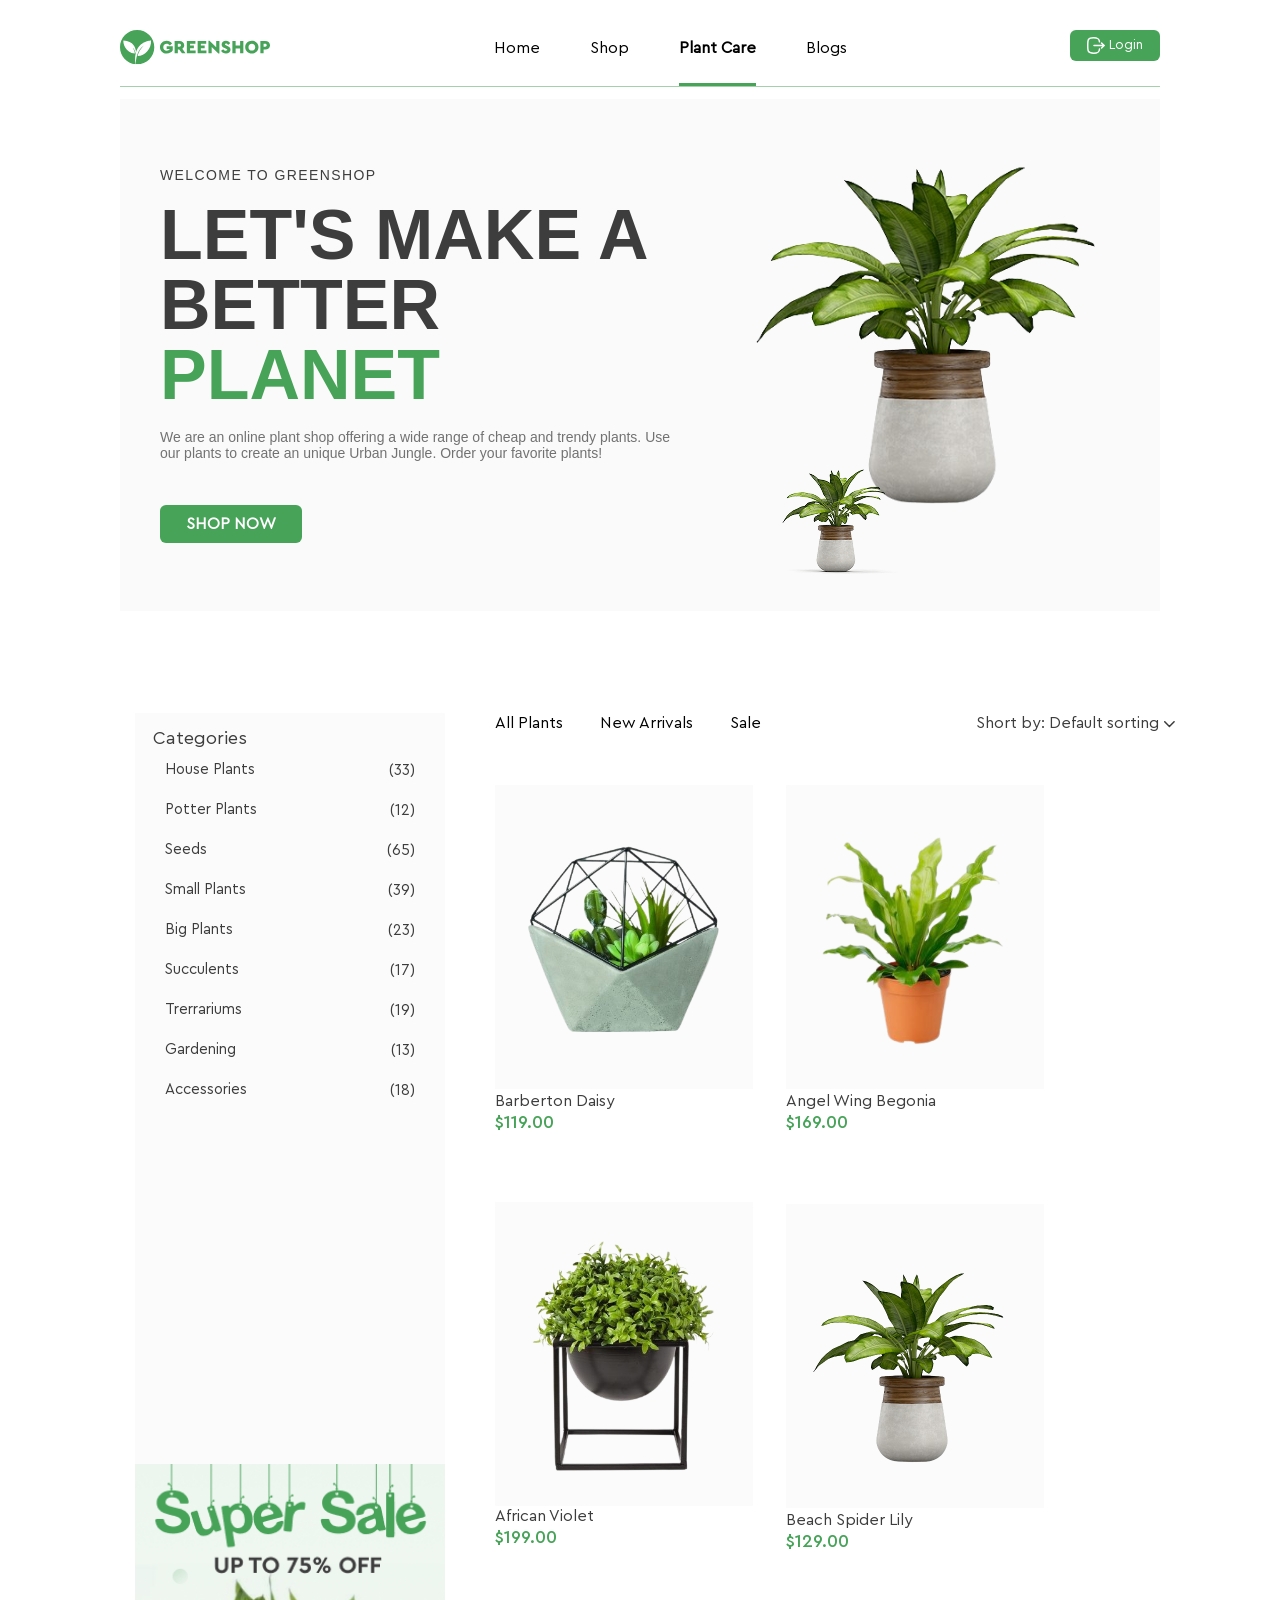
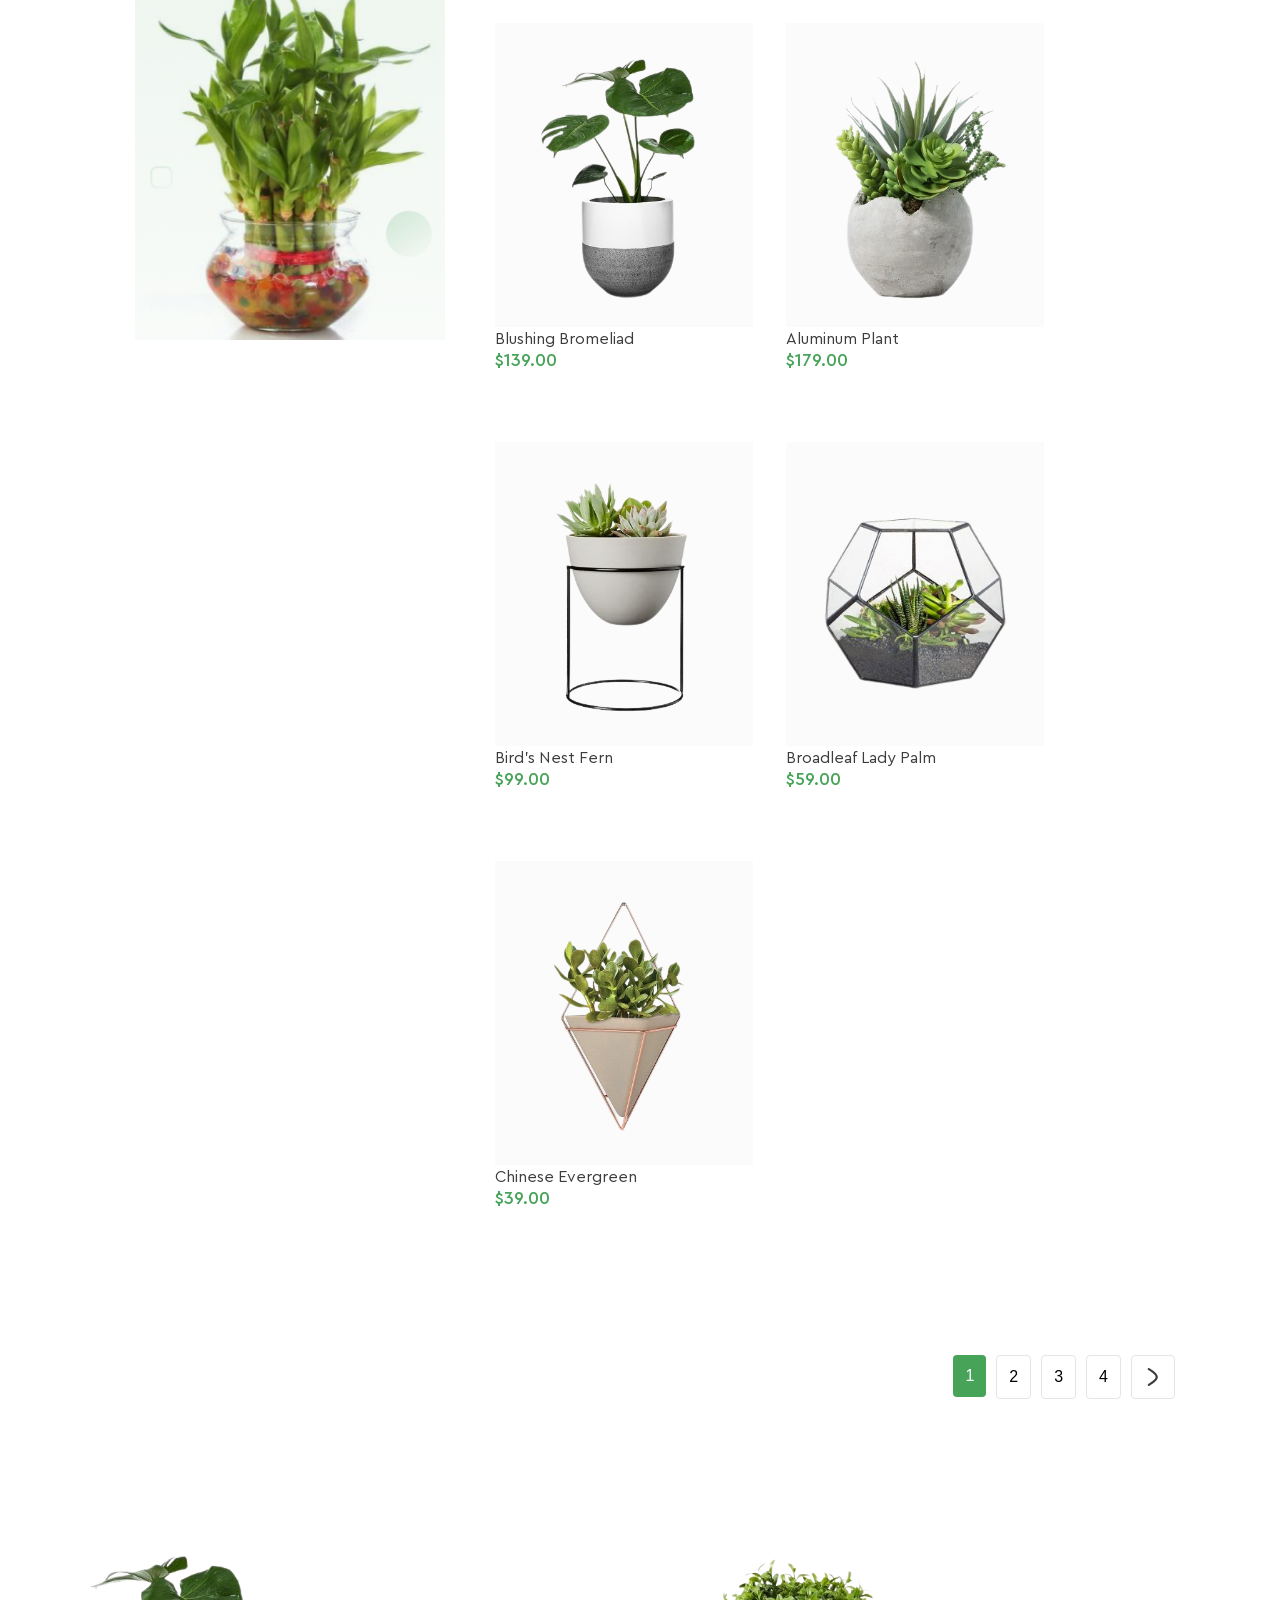
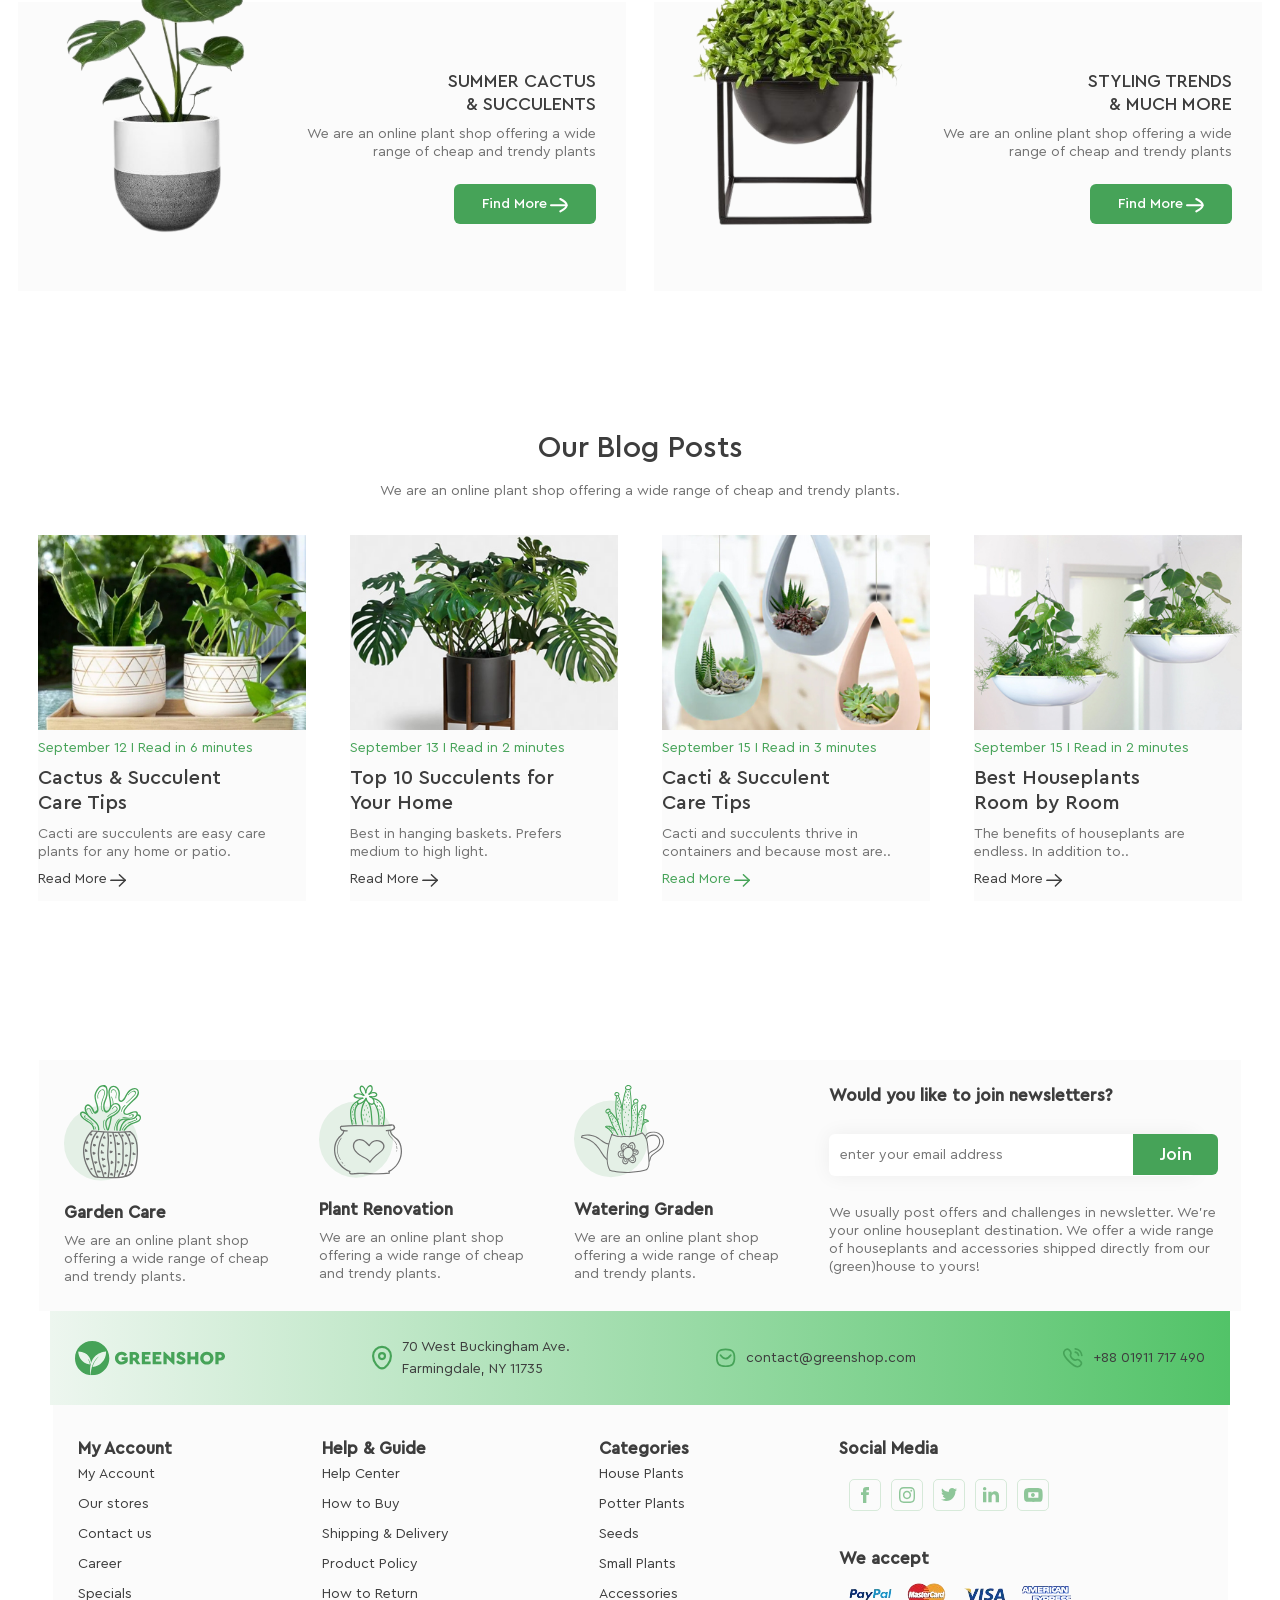
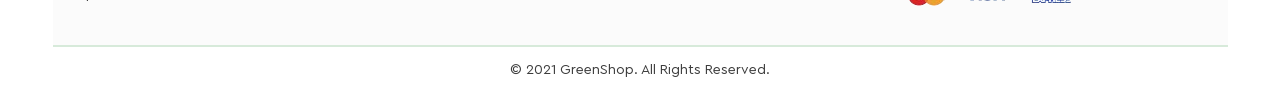
<file: index.html>
<!DOCTYPE html>
<html lang="en">
<head>
    <meta charset="UTF-8">
    <meta name="viewport" content="width=device-width, initial-scale=1.0">
    <title>Document</title>
    <link rel="stylesheet" href="styles/reset.css">
    <link rel="stylesheet" href="styles//style.css">
    <link rel="stylesheet" href="fonts/stylesheet.css">
</head>
<body>
    <div class="white-background">
        <div class="loader"></div>
    </div>
    <div class="header-container">
        <header class="header-header">
            <svg xmlns="http://www.w3.org/2000/svg" width="150" height="35" viewBox="0 0 150 35" fill="none">
                <g clip-path="url(#clip0_1_38)">
                    <path d="M17.15 0C7.67748 0 0 7.67746 0 17.15C0 26.0201 6.73548 33.3175 15.3711 34.207C14.8496 29.9134 15.0436 26.4001 15.7067 23.5135C15.3347 21.7225 14.4898 19.0703 12.5734 17.1864C12.5734 17.1864 13.8348 19.0784 14.5181 21.6214C14.5181 21.6255 14.5221 21.6295 14.5221 21.6335C14.5949 21.9044 14.6596 22.1793 14.7162 22.4623C14.7283 22.527 14.7404 22.5917 14.7526 22.6604C14.8051 22.9515 14.8536 23.2426 14.886 23.5418C5.19513 22.3532 3.12921 13.6569 3.35561 10.3781C13.665 10.9482 15.7754 17.8292 16.0827 22.0985C19.4585 11.0412 30.1843 10.4024 31.0697 10.3781C31.4538 18.8763 25.1509 25.5026 17.6149 26.0807C17.6635 25.8503 17.7201 25.6198 17.7767 25.3934C17.7928 25.3247 17.813 25.26 17.8333 25.1913C17.8777 25.0296 17.9222 24.8679 17.9748 24.7061C17.995 24.6374 18.0192 24.5646 18.0394 24.4959C18.096 24.318 18.1567 24.1442 18.2173 23.9663C18.2335 23.9259 18.2456 23.8854 18.2618 23.845C18.3386 23.6348 18.4195 23.4326 18.5003 23.2305C18.5084 23.2143 18.5125 23.1941 18.5205 23.1779C18.5205 23.1779 18.5205 23.1779 18.5246 23.1779C20.4571 18.5043 24.0229 15.4439 24.0229 15.4439C17.0247 19.4868 15.8441 29.9983 15.6582 34.2231C16.1514 34.2676 16.6446 34.2999 17.15 34.2999C26.6225 34.2999 34.3 26.6225 34.3 17.15C34.3 7.67746 26.6225 0 17.15 0Z" fill="#46A358"/>
                    <path d="M46.7038 10.7454C48.9719 10.7454 50.8235 11.7198 52.0243 13.4987L49.7764 15.4109C48.9719 14.287 47.9975 13.7048 46.6472 13.7048C44.5691 13.7048 43.2754 15.0713 43.2754 17.1534C43.2754 19.2719 44.6419 20.695 46.8372 20.695C48.0177 20.695 48.9557 20.2826 49.5541 19.5913V19.0091H46.6674V16.2357H52.7763V20.1331C52.1941 21.164 51.3693 21.9888 50.302 22.6235C49.2347 23.242 48.0339 23.5614 46.7038 23.5614C42.9924 23.618 39.9238 20.7314 39.9764 17.1534C39.9198 13.5957 42.9924 10.6888 46.7038 10.7454Z" fill="#46A358"/>
                    <path d="M61.9577 23.3315L59.1681 19.4907H57.8379V23.3315H54.6157V10.9683H59.4672C62.2204 10.9683 64.246 12.6542 64.246 15.2214C64.246 16.7375 63.5142 17.9948 62.2973 18.7428L65.5559 23.3315H61.9577ZM57.8339 16.6809H59.4834C60.3809 16.6809 60.9631 16.0987 60.9631 15.2214C60.9631 14.3441 60.3809 13.7781 59.4834 13.7781H57.8339V16.6809Z" fill="#46A358"/>
                    <path d="M66.8335 10.9683H75.4126V13.8711H70.0557V15.5772H73.8763V18.2738H70.0557V20.4287H75.639V23.3315H66.8335V10.9683Z" fill="#46A358"/>
                    <path d="M77.644 10.9683H86.223V13.8711H80.8662V15.5772H84.6867V18.2738H80.8662V20.4287H86.4494V23.3315H77.644V10.9683Z" fill="#46A358"/>
                    <path d="M99.4194 10.9681V23.5577H98.3884L91.6812 17.0567V23.3313H88.459V10.7417H89.4899L96.1971 17.1497V10.9681H99.4194Z" fill="#46A358"/>
                    <path d="M103.264 19.1349C103.996 20.1092 104.764 20.7278 106.017 20.7278C106.862 20.7278 107.291 20.4286 107.291 19.8262C107.291 19.2845 107.008 19.1147 106.034 18.6821L104.76 18.1201C102.718 17.2186 101.631 16.0583 101.631 14.3926C101.631 12.2013 103.43 10.7378 105.957 10.7378C107.998 10.7378 109.442 11.7121 110.19 13.2282L108.035 14.8777C107.436 13.9802 106.875 13.5678 105.993 13.5678C105.318 13.5678 104.889 13.8306 104.889 14.3562C104.889 14.805 105.152 15.0516 105.957 15.3669L107.38 15.9653C109.535 16.8668 110.545 17.9503 110.545 19.6928C110.545 22.0903 108.577 23.5538 106.009 23.5538C103.782 23.5538 101.983 22.4865 101.081 20.7804L103.264 19.1349Z" fill="#46A358"/>
                    <path d="M112.393 10.9683H115.615V15.4842H120.131V10.9683H123.353V23.3315H120.131V18.387H115.615V23.3315H112.393V10.9683Z" fill="#46A358"/>
                    <path d="M131.843 10.7417C135.442 10.6649 138.607 13.6081 138.53 17.1497C138.603 20.7277 135.442 23.6143 131.843 23.5577C128.229 23.6143 125.116 20.7277 125.193 17.1497C125.116 13.6081 128.229 10.6689 131.843 10.7417ZM131.86 13.7011C129.874 13.7011 128.488 15.108 128.488 17.1497C128.488 18.1806 128.807 19.0216 129.426 19.6603C130.044 20.2789 130.869 20.5983 131.86 20.5983C133.772 20.5983 135.231 19.2116 135.231 17.1497C135.235 15.108 133.772 13.7011 131.86 13.7011Z" fill="#46A358"/>
                    <path d="M140.374 10.9683H145.225C147.979 10.9683 150.004 12.6542 150.004 15.2214C150.004 17.7523 147.926 19.4907 145.225 19.4907H143.596V23.3315H140.374V10.9683ZM145.242 16.6809C146.139 16.6809 146.721 16.0987 146.721 15.2214C146.721 14.3441 146.139 13.7781 145.242 13.7781H143.592V16.6809H145.242Z" fill="#46A358"/>
                </g>
                <defs>
                    <clipPath id="clip0_1_38">
                    <rect width="150" height="34.2999" fill="white"/>
                    </clipPath>
                </defs>
            </svg>
            <nav class="header-list">
                <li class="header-list_item">
                    <a>Home</a>
                </li>
                <li class="header-list_item">
                    <a>Shop</a>
                </li>
                <li class="header-list_item header-active">
                    <a>Plant Care</a>
                    <ul class="header-sublist">
                        <li class="header-sublist-item"><a>Drainage</a></li>
                        <li class="header-sublist-item"><a>Fungicides</a></li>
                        <li class="header-sublist-item"><a>Fertilizer</a></li>
                        <li class="header-sublist-item header-with-arrow">
                            <a>Priming</a>
                            <img class="header-img1" src="images/Frame.svg" alt="small image" width="6px" height="10px">
                            <img class="header-img2" src="images/Frame_2.svg" alt="small image" width="6px" height="10px">
                            <ul class="header-sublist-second">
                               <li class="header-sublist-second-item"><a>Universal</a></li>
                                <li class="header-sublist-second-item"><a>For Ficus</a></li>
                                <li class="header-sublist-second-item"><a>For Cacti</a></li>
                                <li class="header-sublist-second-item"><a>For Citrus</a></li>
                                <li class="header-sublist-second-item"><a>For those in bloom</a></li>
                                <li class="header-sublist-second-item"><a>For Orchids</a></li>

                            </ul>
                        </li>
                    </ul>
                    
                </li>
                <li class="header-list_item"><a>Blogs</a></li>
            </nav>

            <button class="header-btn">
            <svg xmlns="http://www.w3.org/2000/svg" width="18" height="17" viewBox="0 0 18 17" fill="none">
                <path d="M17.0268 8.559H6.99268" stroke="white" stroke-width="1.5" stroke-linecap="round" stroke-linejoin="round"/>
                <path d="M14.5879 6.129L17.0279 8.559L14.5879 10.989" stroke="white" stroke-width="1.5" stroke-linecap="round" stroke-linejoin="round"/>
                <path d="M12.5009 4.81667C12.2259 1.83333 11.1092 0.75 6.66752 0.75C0.750021 0.75 0.750021 2.675 0.750021 8.45833C0.750021 14.2417 0.750021 16.1667 6.66752 16.1667C11.1092 16.1667 12.2259 15.0833 12.5009 12.1" stroke="white" stroke-width="1.5" stroke-linecap="round" stroke-linejoin="round"/>
            </svg>
            <a class="link-to-registration" href="registration.html">Login</a>
        </button>
        </header>

        <main class="header-main">
            <div class="header-content">
                <p class="header-eyebrow">WELCOME TO GREENSHOP</p>
                <h1 class="header-hero-title">LET'S MAKE A<br>BETTER <span class="header-accent">PLANET</span></h1>
                <p class="header-lead">We are an online plant shop offering a wide range of cheap and trendy plants. Use<br>our plants to create an unique Urban Jungle. Order your favorite plants!</p>

                <button class="header-main_btn">
                    <a>SHOP NOW</a>
                </button>
            </div>
            

            <div class="header-image">
                <img src="images/smallPlant.png.png" alt="small image" class="header-small">
                <img src="images/image_5.png" alt="big image" class="header-big">
            </div>
            

        </main>
        
        
    </div>

    <div class="main-container">

    <div class="main-sidebar">
      <div class="main-categories">
            <span>Categories</span>
            <nav class="main-list">
                <li>
                    <label class="custom-checkbox">
                        <input type="checkbox" name="check">
                        <div class="custom-check-text"  data-text="House Plants"></div>
                        <div class="custom-check-icon" data-count="(33)"></div>
                    </label>
                </li>
                <li>
                    <label class="custom-checkbox">
                        <input type="checkbox" name="check">
                        <div class="custom-check-text"  data-text="Potter Plants"></div>
                        <div class="custom-check-icon" data-count="(12)"></div>
                    </label>
                </li>
                <li>
                    <label class="custom-checkbox">
                        <input type="checkbox" name="check">
                        <div class="custom-check-text"  data-text="Seeds"></div>
                        <div class="custom-check-icon" data-count="(65)"></div>
                    </label>
                </li>
                <li>
                    <label class="custom-checkbox">
                        <input type="checkbox" name="check">
                        <div class="custom-check-text"  data-text="Small Plants"></div>
                        <div class="custom-check-icon" data-count="(39)"></div>
                    </label>
                </li>
                <li>
                    <label class="custom-checkbox">
                        <input type="checkbox" name="check">
                        <div class="custom-check-text"  data-text="Big Plants"></div>
                        <div class="custom-check-icon" data-count="(23)"></div>
                    </label>
                </li>
                <li>
                    <label class="custom-checkbox">
                        <input type="checkbox" name="check">
                        <div class="custom-check-text"  data-text="Succulents"></div>
                        <div class="custom-check-icon" data-count="(17)"></div>
                    </label>
                </li>
                <li>
                    <label class="custom-checkbox">
                        <input type="checkbox" name="check">
                        <div class="custom-check-text"  data-text="Trerrariums"></div>
                        <div class="custom-check-icon" data-count="(19)"></div>
                    </label>
                </li>
                <li>
                    <label class="custom-checkbox">
                        <input type="checkbox" name="check">
                        <div class="custom-check-text"  data-text="Gardening"></div>
                        <div class="custom-check-icon" data-count="(13)"></div>
                    </label>
                </li>
                <li>
                    <label class="custom-checkbox">
                        <input type="checkbox" name="check">
                        <div class="custom-check-text"  data-text="Accessories"></div>
                        <div class="custom-check-icon" data-count="(18)"></div>
                    </label>
                </li>
            </nav>
      </div>

        
      <div class="main-sale-banner">
        <img src="images/Super_Sale_Banner.png" alt="Sale plant" width="310px">
      </div>

    </div>

    <main class="main-main-content">
      <div class="main-filter-bar">
        <nav class="main-main_list">
          <li class="main-main_list_item main_active"><a>All Plants</a></li>
          <li class="main-main_list_item"><a>New Arrivals</a></li>
          <li class="main-main_list_item"><a>Sale</a></li>
        </nav>

        <div class="main-sort">
          <span>Short by: Default sorting</span>
          <img src="images/Arrow_Down.svg">
        </div>
      </div>

    
      <section class="main-plants-row">
        <div class="main-plant-card main-with-icons">
            <div class="main-green-border"></div>
          <div class="main-img_space">
                <img src="images/image_2.png" alt="Barberton Daisy">
          </div>
           <div class="main-card-icons">
                <button class="main-icon">
                    <svg class="become-green" xmlns="http://www.w3.org/2000/svg" width="20" height="20" viewBox="0 0 20 20" fill="#3D3D3D">
                        <g clip-path="url(#clip0_2_1949)">
                            <path d="M14.294 16.8745H8.24077C5.65655 16.8745 3.55412 14.7721 3.55412 12.1879V7.38405C3.55412 4.98175 2.35676 2.75813 0.351225 1.4358C-0.00894369 1.19834 -0.108379 0.713895 0.129078 0.353726C0.366535 -0.00648163 0.850939 -0.105956 1.21119 0.131579C2.35606 0.886442 3.28487 1.88204 3.94905 3.02832C4.09258 3.18911 5.24995 4.41584 7.14726 4.41584H16.142C18.596 4.36995 20.5168 6.83267 19.8752 9.20138L18.8397 13.3284C18.3159 15.4163 16.4466 16.8745 14.294 16.8745ZM4.91926 5.53677C5.04912 6.1367 5.11634 6.7553 5.11634 7.38405V12.1879C5.11634 13.9107 6.51796 15.3123 8.24077 15.3123H14.294C15.7291 15.3123 16.9752 14.3401 17.3245 12.9482L18.3599 8.82121C18.7412 7.41373 17.5997 5.95084 16.142 5.97806H7.14722C6.28913 5.97806 5.54224 5.79305 4.91926 5.53677ZM7.85021 19.0226C7.85021 18.4833 7.41307 18.0462 6.87383 18.0462C5.57828 18.0978 5.57942 19.9479 6.87383 19.999C7.41307 19.999 7.85021 19.5618 7.85021 19.0226ZM15.6222 19.0226C15.6222 18.4833 15.1851 18.0462 14.6459 18.0462C13.3503 18.0978 13.3514 19.9479 14.6459 19.999C15.1851 19.999 15.6222 19.5618 15.6222 19.0226ZM16.9231 8.32138C16.9231 7.88998 16.5734 7.54027 16.142 7.54027H7.45966C6.42329 7.58152 6.42407 9.0616 7.45966 9.10249H16.142C16.5734 9.10249 16.9231 8.75279 16.9231 8.32138Z"/>
                        </g>
                        <defs>
                            <clipPath id="clip0_2_1949">
                            <rect width="20" height="20" fill="white"/>
                            </clipPath>
                        </defs>
                    </svg>
                </button>
                <button class="main-icon">
                    <svg class="main-become-green" xmlns="http://www.w3.org/2000/svg" width="20" height="20" viewBox="0 0 20 20">
                        <path d="M10 18.8873C9.71527 18.8873 9.44077 18.7842 9.22684 18.5968C8.41888 17.8903 7.63992 17.2264 6.95267 16.6408L6.94916 16.6377C4.93423 14.9207 3.19427 13.4378 1.98364 11.9771C0.630341 10.3441 0 8.79578 0 7.10434C0 5.46097 0.563507 3.94485 1.58661 2.83508C2.62192 1.71219 4.04251 1.09375 5.58716 1.09375C6.74164 1.09375 7.79892 1.45874 8.72955 2.1785C9.19922 2.54181 9.62494 2.98645 10 3.5051C10.3752 2.98645 10.8008 2.54181 11.2706 2.1785C12.2012 1.45874 13.2585 1.09375 14.413 1.09375C15.9575 1.09375 17.3782 1.71219 18.4135 2.83508C19.4366 3.94485 20 5.46097 20 7.10434C20 8.79578 19.3698 10.3441 18.0165 11.9769C16.8059 13.4378 15.0661 14.9205 13.0515 16.6374C12.363 17.224 11.5828 17.8889 10.773 18.5971C10.5592 18.7842 10.2846 18.8873 10 18.8873ZM5.58716 2.26532C4.37363 2.26532 3.25882 2.74963 2.44781 3.62915C1.62476 4.52194 1.17142 5.75607 1.17142 7.10434C1.17142 8.52692 1.70013 9.79919 2.88559 11.2296C4.03137 12.6122 5.73563 14.0645 7.70889 15.7462L7.71255 15.7492C8.4024 16.3371 9.18442 17.0036 9.99832 17.7153C10.8171 17.0023 11.6003 16.3347 12.2916 15.7458C14.2647 14.0642 15.9688 12.6122 17.1146 11.2296C18.2999 9.79919 18.8286 8.52692 18.8286 7.10434C18.8286 5.75607 18.3752 4.52194 17.5522 3.62915C16.7413 2.74963 15.6264 2.26532 14.413 2.26532C13.524 2.26532 12.7078 2.54791 11.9872 3.10516C11.3449 3.60199 10.8975 4.23004 10.6352 4.66949C10.5003 4.89548 10.2629 5.03036 10 5.03036C9.73709 5.03036 9.49966 4.89548 9.36478 4.66949C9.10263 4.23004 8.65524 3.60199 8.01285 3.10516C7.29218 2.54791 6.47598 2.26532 5.58716 2.26532Z"/>
                    </svg>
                </button>
                <button class="main-icon">
                    <svg class="main-become-green" xmlns="http://www.w3.org/2000/svg" width="20" height="20" viewBox="0 0 20 20">
                        <g clip-path="url(#clip0_2_1953)">
                            <path d="M14.5656 16.0023C10.5704 19.1859 4.98549 18.3049 2.02729 14.6536C-0.827886 11.1285 -0.64932 6.04314 2.44811 2.82458C5.64856 -0.50074 10.6802 -0.944658 14.3277 1.78316C15.6345 2.76027 16.6104 4.00337 17.246 5.50807C17.8853 7.02151 18.0795 8.59614 17.8578 10.2201C17.6368 11.8365 16.9918 13.2769 15.9423 14.6212C16.0272 14.6767 16.1178 14.7167 16.1827 14.7816C17.3365 15.9305 18.4859 17.0836 19.6397 18.2325C19.9132 18.5047 20.0493 18.8218 19.9682 19.204C19.8071 19.9644 18.9018 20.2579 18.3211 19.7359C18.0489 19.4918 17.7985 19.2227 17.54 18.9642C16.5923 18.0171 15.6451 17.0693 14.6973 16.1221C14.658 16.0847 14.6168 16.0497 14.5656 16.0023ZM15.9529 8.98636C15.9629 5.12659 12.8468 2.00605 8.97825 2.00043C5.12035 1.99481 2.00669 5.09037 1.98983 8.94765C1.97297 12.8168 5.08289 15.9461 8.96326 15.9642C12.8055 15.9823 15.9429 12.8499 15.9529 8.98636Z"/>
                        </g>
                        <defs>
                            <clipPath id="clip0_2_1953">
                            <rect width="19.9913" height="20" fill="white">
                            </clipPath>
                        </defs>
                    </svg>
                </button>
          </div>
          <span>Barberton Daisy</span>
          <p class="main-price">$119.00</p>
        </div>

        <div class="main-plant-card main-with-icons">
            <div class="main-green-border"></div>
          <div class="main-img_space">
                <img src="images/image_3.png">
          </div>
          <div class="main-card-icons">
                <button class="main-icon">
                    <svg class="main-become-green" xmlns="http://www.w3.org/2000/svg" width="20" height="20" viewBox="0 0 20 20" fill="#3D3D3D">
                        <g clip-path="url(#clip0_2_1949)">
                            <path d="M14.294 16.8745H8.24077C5.65655 16.8745 3.55412 14.7721 3.55412 12.1879V7.38405C3.55412 4.98175 2.35676 2.75813 0.351225 1.4358C-0.00894369 1.19834 -0.108379 0.713895 0.129078 0.353726C0.366535 -0.00648163 0.850939 -0.105956 1.21119 0.131579C2.35606 0.886442 3.28487 1.88204 3.94905 3.02832C4.09258 3.18911 5.24995 4.41584 7.14726 4.41584H16.142C18.596 4.36995 20.5168 6.83267 19.8752 9.20138L18.8397 13.3284C18.3159 15.4163 16.4466 16.8745 14.294 16.8745ZM4.91926 5.53677C5.04912 6.1367 5.11634 6.7553 5.11634 7.38405V12.1879C5.11634 13.9107 6.51796 15.3123 8.24077 15.3123H14.294C15.7291 15.3123 16.9752 14.3401 17.3245 12.9482L18.3599 8.82121C18.7412 7.41373 17.5997 5.95084 16.142 5.97806H7.14722C6.28913 5.97806 5.54224 5.79305 4.91926 5.53677ZM7.85021 19.0226C7.85021 18.4833 7.41307 18.0462 6.87383 18.0462C5.57828 18.0978 5.57942 19.9479 6.87383 19.999C7.41307 19.999 7.85021 19.5618 7.85021 19.0226ZM15.6222 19.0226C15.6222 18.4833 15.1851 18.0462 14.6459 18.0462C13.3503 18.0978 13.3514 19.9479 14.6459 19.999C15.1851 19.999 15.6222 19.5618 15.6222 19.0226ZM16.9231 8.32138C16.9231 7.88998 16.5734 7.54027 16.142 7.54027H7.45966C6.42329 7.58152 6.42407 9.0616 7.45966 9.10249H16.142C16.5734 9.10249 16.9231 8.75279 16.9231 8.32138Z"/>
                        </g>
                        <defs>
                            <clipPath id="clip0_2_1949">
                            <rect width="20" height="20" fill="white"/>
                            </clipPath>
                        </defs>
                    </svg>
                </button>
                <button class="main-icon">
                    <svg class="main-become-green" xmlns="http://www.w3.org/2000/svg" width="20" height="20" viewBox="0 0 20 20">
                        <path d="M10 18.8873C9.71527 18.8873 9.44077 18.7842 9.22684 18.5968C8.41888 17.8903 7.63992 17.2264 6.95267 16.6408L6.94916 16.6377C4.93423 14.9207 3.19427 13.4378 1.98364 11.9771C0.630341 10.3441 0 8.79578 0 7.10434C0 5.46097 0.563507 3.94485 1.58661 2.83508C2.62192 1.71219 4.04251 1.09375 5.58716 1.09375C6.74164 1.09375 7.79892 1.45874 8.72955 2.1785C9.19922 2.54181 9.62494 2.98645 10 3.5051C10.3752 2.98645 10.8008 2.54181 11.2706 2.1785C12.2012 1.45874 13.2585 1.09375 14.413 1.09375C15.9575 1.09375 17.3782 1.71219 18.4135 2.83508C19.4366 3.94485 20 5.46097 20 7.10434C20 8.79578 19.3698 10.3441 18.0165 11.9769C16.8059 13.4378 15.0661 14.9205 13.0515 16.6374C12.363 17.224 11.5828 17.8889 10.773 18.5971C10.5592 18.7842 10.2846 18.8873 10 18.8873ZM5.58716 2.26532C4.37363 2.26532 3.25882 2.74963 2.44781 3.62915C1.62476 4.52194 1.17142 5.75607 1.17142 7.10434C1.17142 8.52692 1.70013 9.79919 2.88559 11.2296C4.03137 12.6122 5.73563 14.0645 7.70889 15.7462L7.71255 15.7492C8.4024 16.3371 9.18442 17.0036 9.99832 17.7153C10.8171 17.0023 11.6003 16.3347 12.2916 15.7458C14.2647 14.0642 15.9688 12.6122 17.1146 11.2296C18.2999 9.79919 18.8286 8.52692 18.8286 7.10434C18.8286 5.75607 18.3752 4.52194 17.5522 3.62915C16.7413 2.74963 15.6264 2.26532 14.413 2.26532C13.524 2.26532 12.7078 2.54791 11.9872 3.10516C11.3449 3.60199 10.8975 4.23004 10.6352 4.66949C10.5003 4.89548 10.2629 5.03036 10 5.03036C9.73709 5.03036 9.49966 4.89548 9.36478 4.66949C9.10263 4.23004 8.65524 3.60199 8.01285 3.10516C7.29218 2.54791 6.47598 2.26532 5.58716 2.26532Z"/>
                    </svg>
                </button>
                <button class="main-icon">
                    <svg class="main-become-green" xmlns="http://www.w3.org/2000/svg" width="20" height="20" viewBox="0 0 20 20">
                        <g clip-path="url(#clip0_2_1953)">
                            <path d="M14.5656 16.0023C10.5704 19.1859 4.98549 18.3049 2.02729 14.6536C-0.827886 11.1285 -0.64932 6.04314 2.44811 2.82458C5.64856 -0.50074 10.6802 -0.944658 14.3277 1.78316C15.6345 2.76027 16.6104 4.00337 17.246 5.50807C17.8853 7.02151 18.0795 8.59614 17.8578 10.2201C17.6368 11.8365 16.9918 13.2769 15.9423 14.6212C16.0272 14.6767 16.1178 14.7167 16.1827 14.7816C17.3365 15.9305 18.4859 17.0836 19.6397 18.2325C19.9132 18.5047 20.0493 18.8218 19.9682 19.204C19.8071 19.9644 18.9018 20.2579 18.3211 19.7359C18.0489 19.4918 17.7985 19.2227 17.54 18.9642C16.5923 18.0171 15.6451 17.0693 14.6973 16.1221C14.658 16.0847 14.6168 16.0497 14.5656 16.0023ZM15.9529 8.98636C15.9629 5.12659 12.8468 2.00605 8.97825 2.00043C5.12035 1.99481 2.00669 5.09037 1.98983 8.94765C1.97297 12.8168 5.08289 15.9461 8.96326 15.9642C12.8055 15.9823 15.9429 12.8499 15.9529 8.98636Z"/>
                        </g>
                        <defs>
                            <clipPath id="clip0_2_1953">
                            <rect width="19.9913" height="20" fill="white">
                            </clipPath>
                        </defs>
                    </svg>
                </button>
          </div>
          <span>Angel Wing Begonia</span>
          <p class="main-price">$169.00</p>
        </div>

        <div class="main-plant-card main-with-discount">
            <div class="main-discount">13% OFF</div>
            <div class="main-img_space">
                <img src="images/image_4.png" alt="Barberton Daisy">
            </div>
            <span>African Violet</span>
            <nav class="main-price-and-old-price">
                <li class="main-price">$199.00</li>
                <li class="main-old-price">$229.00</li>
            </nav>
        </div>

        <div class="main-plant-card main-with-icons">
            <div class="main-green-border"></div>
          <div class="main-img_space">
              <img src="images/image_5.png">
          </div>
          <div class="main-card-icons">
                <button class="main-icon">
                    <svg class="main-become-green" xmlns="http://www.w3.org/2000/svg" width="20" height="20" viewBox="0 0 20 20" fill="#3D3D3D">
                        <g clip-path="url(#clip0_2_1949)">
                            <path d="M14.294 16.8745H8.24077C5.65655 16.8745 3.55412 14.7721 3.55412 12.1879V7.38405C3.55412 4.98175 2.35676 2.75813 0.351225 1.4358C-0.00894369 1.19834 -0.108379 0.713895 0.129078 0.353726C0.366535 -0.00648163 0.850939 -0.105956 1.21119 0.131579C2.35606 0.886442 3.28487 1.88204 3.94905 3.02832C4.09258 3.18911 5.24995 4.41584 7.14726 4.41584H16.142C18.596 4.36995 20.5168 6.83267 19.8752 9.20138L18.8397 13.3284C18.3159 15.4163 16.4466 16.8745 14.294 16.8745ZM4.91926 5.53677C5.04912 6.1367 5.11634 6.7553 5.11634 7.38405V12.1879C5.11634 13.9107 6.51796 15.3123 8.24077 15.3123H14.294C15.7291 15.3123 16.9752 14.3401 17.3245 12.9482L18.3599 8.82121C18.7412 7.41373 17.5997 5.95084 16.142 5.97806H7.14722C6.28913 5.97806 5.54224 5.79305 4.91926 5.53677ZM7.85021 19.0226C7.85021 18.4833 7.41307 18.0462 6.87383 18.0462C5.57828 18.0978 5.57942 19.9479 6.87383 19.999C7.41307 19.999 7.85021 19.5618 7.85021 19.0226ZM15.6222 19.0226C15.6222 18.4833 15.1851 18.0462 14.6459 18.0462C13.3503 18.0978 13.3514 19.9479 14.6459 19.999C15.1851 19.999 15.6222 19.5618 15.6222 19.0226ZM16.9231 8.32138C16.9231 7.88998 16.5734 7.54027 16.142 7.54027H7.45966C6.42329 7.58152 6.42407 9.0616 7.45966 9.10249H16.142C16.5734 9.10249 16.9231 8.75279 16.9231 8.32138Z"/>
                        </g>
                        <defs>
                            <clipPath id="clip0_2_1949">
                            <rect width="20" height="20" fill="white"/>
                            </clipPath>
                        </defs>
                    </svg>
                </button>
                <button class="main-icon">
                    <svg class="main-become-green" xmlns="http://www.w3.org/2000/svg" width="20" height="20" viewBox="0 0 20 20">
                        <path d="M10 18.8873C9.71527 18.8873 9.44077 18.7842 9.22684 18.5968C8.41888 17.8903 7.63992 17.2264 6.95267 16.6408L6.94916 16.6377C4.93423 14.9207 3.19427 13.4378 1.98364 11.9771C0.630341 10.3441 0 8.79578 0 7.10434C0 5.46097 0.563507 3.94485 1.58661 2.83508C2.62192 1.71219 4.04251 1.09375 5.58716 1.09375C6.74164 1.09375 7.79892 1.45874 8.72955 2.1785C9.19922 2.54181 9.62494 2.98645 10 3.5051C10.3752 2.98645 10.8008 2.54181 11.2706 2.1785C12.2012 1.45874 13.2585 1.09375 14.413 1.09375C15.9575 1.09375 17.3782 1.71219 18.4135 2.83508C19.4366 3.94485 20 5.46097 20 7.10434C20 8.79578 19.3698 10.3441 18.0165 11.9769C16.8059 13.4378 15.0661 14.9205 13.0515 16.6374C12.363 17.224 11.5828 17.8889 10.773 18.5971C10.5592 18.7842 10.2846 18.8873 10 18.8873ZM5.58716 2.26532C4.37363 2.26532 3.25882 2.74963 2.44781 3.62915C1.62476 4.52194 1.17142 5.75607 1.17142 7.10434C1.17142 8.52692 1.70013 9.79919 2.88559 11.2296C4.03137 12.6122 5.73563 14.0645 7.70889 15.7462L7.71255 15.7492C8.4024 16.3371 9.18442 17.0036 9.99832 17.7153C10.8171 17.0023 11.6003 16.3347 12.2916 15.7458C14.2647 14.0642 15.9688 12.6122 17.1146 11.2296C18.2999 9.79919 18.8286 8.52692 18.8286 7.10434C18.8286 5.75607 18.3752 4.52194 17.5522 3.62915C16.7413 2.74963 15.6264 2.26532 14.413 2.26532C13.524 2.26532 12.7078 2.54791 11.9872 3.10516C11.3449 3.60199 10.8975 4.23004 10.6352 4.66949C10.5003 4.89548 10.2629 5.03036 10 5.03036C9.73709 5.03036 9.49966 4.89548 9.36478 4.66949C9.10263 4.23004 8.65524 3.60199 8.01285 3.10516C7.29218 2.54791 6.47598 2.26532 5.58716 2.26532Z"/>
                    </svg>
                </button>
                <button class="main-icon">
                    <svg class="main-become-green" xmlns="http://www.w3.org/2000/svg" width="20" height="20" viewBox="0 0 20 20">
                        <g clip-path="url(#clip0_2_1953)">
                            <path d="M14.5656 16.0023C10.5704 19.1859 4.98549 18.3049 2.02729 14.6536C-0.827886 11.1285 -0.64932 6.04314 2.44811 2.82458C5.64856 -0.50074 10.6802 -0.944658 14.3277 1.78316C15.6345 2.76027 16.6104 4.00337 17.246 5.50807C17.8853 7.02151 18.0795 8.59614 17.8578 10.2201C17.6368 11.8365 16.9918 13.2769 15.9423 14.6212C16.0272 14.6767 16.1178 14.7167 16.1827 14.7816C17.3365 15.9305 18.4859 17.0836 19.6397 18.2325C19.9132 18.5047 20.0493 18.8218 19.9682 19.204C19.8071 19.9644 18.9018 20.2579 18.3211 19.7359C18.0489 19.4918 17.7985 19.2227 17.54 18.9642C16.5923 18.0171 15.6451 17.0693 14.6973 16.1221C14.658 16.0847 14.6168 16.0497 14.5656 16.0023ZM15.9529 8.98636C15.9629 5.12659 12.8468 2.00605 8.97825 2.00043C5.12035 1.99481 2.00669 5.09037 1.98983 8.94765C1.97297 12.8168 5.08289 15.9461 8.96326 15.9642C12.8055 15.9823 15.9429 12.8499 15.9529 8.98636Z"/>
                        </g>
                        <defs>
                            <clipPath id="clip0_2_1953">
                            <rect width="19.9913" height="20" fill="white">
                            </clipPath>
                        </defs>
                    </svg>
                </button>
          </div>
          <span>Beach Spider Lily</span>
          <p class="main-price">$129.00</p>
        </div>

        <div class="main-plant-card main-with-icons">
            <div class="main-green-border"></div>
          <div class="main-img_space">
              <img src="images/image_6.png">
          </div>
          <div class="main-card-icons">
                <button class="main-icon">
                    <svg class="main-become-green" xmlns="http://www.w3.org/2000/svg" width="20" height="20" viewBox="0 0 20 20" fill="#3D3D3D">
                        <g clip-path="url(#clip0_2_1949)">
                            <path d="M14.294 16.8745H8.24077C5.65655 16.8745 3.55412 14.7721 3.55412 12.1879V7.38405C3.55412 4.98175 2.35676 2.75813 0.351225 1.4358C-0.00894369 1.19834 -0.108379 0.713895 0.129078 0.353726C0.366535 -0.00648163 0.850939 -0.105956 1.21119 0.131579C2.35606 0.886442 3.28487 1.88204 3.94905 3.02832C4.09258 3.18911 5.24995 4.41584 7.14726 4.41584H16.142C18.596 4.36995 20.5168 6.83267 19.8752 9.20138L18.8397 13.3284C18.3159 15.4163 16.4466 16.8745 14.294 16.8745ZM4.91926 5.53677C5.04912 6.1367 5.11634 6.7553 5.11634 7.38405V12.1879C5.11634 13.9107 6.51796 15.3123 8.24077 15.3123H14.294C15.7291 15.3123 16.9752 14.3401 17.3245 12.9482L18.3599 8.82121C18.7412 7.41373 17.5997 5.95084 16.142 5.97806H7.14722C6.28913 5.97806 5.54224 5.79305 4.91926 5.53677ZM7.85021 19.0226C7.85021 18.4833 7.41307 18.0462 6.87383 18.0462C5.57828 18.0978 5.57942 19.9479 6.87383 19.999C7.41307 19.999 7.85021 19.5618 7.85021 19.0226ZM15.6222 19.0226C15.6222 18.4833 15.1851 18.0462 14.6459 18.0462C13.3503 18.0978 13.3514 19.9479 14.6459 19.999C15.1851 19.999 15.6222 19.5618 15.6222 19.0226ZM16.9231 8.32138C16.9231 7.88998 16.5734 7.54027 16.142 7.54027H7.45966C6.42329 7.58152 6.42407 9.0616 7.45966 9.10249H16.142C16.5734 9.10249 16.9231 8.75279 16.9231 8.32138Z"/>
                        </g>
                        <defs>
                            <clipPath id="clip0_2_1949">
                            <rect width="20" height="20" fill="white"/>
                            </clipPath>
                        </defs>
                    </svg>
                </button>
                <button class="main-icon">
                    <svg class="main-become-green" xmlns="http://www.w3.org/2000/svg" width="20" height="20" viewBox="0 0 20 20">
                        <path d="M10 18.8873C9.71527 18.8873 9.44077 18.7842 9.22684 18.5968C8.41888 17.8903 7.63992 17.2264 6.95267 16.6408L6.94916 16.6377C4.93423 14.9207 3.19427 13.4378 1.98364 11.9771C0.630341 10.3441 0 8.79578 0 7.10434C0 5.46097 0.563507 3.94485 1.58661 2.83508C2.62192 1.71219 4.04251 1.09375 5.58716 1.09375C6.74164 1.09375 7.79892 1.45874 8.72955 2.1785C9.19922 2.54181 9.62494 2.98645 10 3.5051C10.3752 2.98645 10.8008 2.54181 11.2706 2.1785C12.2012 1.45874 13.2585 1.09375 14.413 1.09375C15.9575 1.09375 17.3782 1.71219 18.4135 2.83508C19.4366 3.94485 20 5.46097 20 7.10434C20 8.79578 19.3698 10.3441 18.0165 11.9769C16.8059 13.4378 15.0661 14.9205 13.0515 16.6374C12.363 17.224 11.5828 17.8889 10.773 18.5971C10.5592 18.7842 10.2846 18.8873 10 18.8873ZM5.58716 2.26532C4.37363 2.26532 3.25882 2.74963 2.44781 3.62915C1.62476 4.52194 1.17142 5.75607 1.17142 7.10434C1.17142 8.52692 1.70013 9.79919 2.88559 11.2296C4.03137 12.6122 5.73563 14.0645 7.70889 15.7462L7.71255 15.7492C8.4024 16.3371 9.18442 17.0036 9.99832 17.7153C10.8171 17.0023 11.6003 16.3347 12.2916 15.7458C14.2647 14.0642 15.9688 12.6122 17.1146 11.2296C18.2999 9.79919 18.8286 8.52692 18.8286 7.10434C18.8286 5.75607 18.3752 4.52194 17.5522 3.62915C16.7413 2.74963 15.6264 2.26532 14.413 2.26532C13.524 2.26532 12.7078 2.54791 11.9872 3.10516C11.3449 3.60199 10.8975 4.23004 10.6352 4.66949C10.5003 4.89548 10.2629 5.03036 10 5.03036C9.73709 5.03036 9.49966 4.89548 9.36478 4.66949C9.10263 4.23004 8.65524 3.60199 8.01285 3.10516C7.29218 2.54791 6.47598 2.26532 5.58716 2.26532Z"/>
                    </svg>
                </button>
                <button class="main-icon">
                    <svg class="main-become-green" xmlns="http://www.w3.org/2000/svg" width="20" height="20" viewBox="0 0 20 20">
                        <g clip-path="url(#clip0_2_1953)">
                            <path d="M14.5656 16.0023C10.5704 19.1859 4.98549 18.3049 2.02729 14.6536C-0.827886 11.1285 -0.64932 6.04314 2.44811 2.82458C5.64856 -0.50074 10.6802 -0.944658 14.3277 1.78316C15.6345 2.76027 16.6104 4.00337 17.246 5.50807C17.8853 7.02151 18.0795 8.59614 17.8578 10.2201C17.6368 11.8365 16.9918 13.2769 15.9423 14.6212C16.0272 14.6767 16.1178 14.7167 16.1827 14.7816C17.3365 15.9305 18.4859 17.0836 19.6397 18.2325C19.9132 18.5047 20.0493 18.8218 19.9682 19.204C19.8071 19.9644 18.9018 20.2579 18.3211 19.7359C18.0489 19.4918 17.7985 19.2227 17.54 18.9642C16.5923 18.0171 15.6451 17.0693 14.6973 16.1221C14.658 16.0847 14.6168 16.0497 14.5656 16.0023ZM15.9529 8.98636C15.9629 5.12659 12.8468 2.00605 8.97825 2.00043C5.12035 1.99481 2.00669 5.09037 1.98983 8.94765C1.97297 12.8168 5.08289 15.9461 8.96326 15.9642C12.8055 15.9823 15.9429 12.8499 15.9529 8.98636Z"/>
                        </g>
                        <defs>
                            <clipPath id="clip0_2_1953">
                            <rect width="19.9913" height="20" fill="white">
                            </clipPath>
                        </defs>
                    </svg>
                </button>
          </div>
          <span>Blushing Bromeliad</span>
          <p class="main-price">$139.00</p>
        </div>

        <div class="main-plant-card main-with-icons">
            <div class="main-green-border"></div>
          <div class="main-img_space">
              <img src="images/image_7.png">
          </div>
          <div class="main-card-icons">
                <button class="main-icon">
                    <svg class="main-become-green" xmlns="http://www.w3.org/2000/svg" width="20" height="20" viewBox="0 0 20 20" fill="#3D3D3D">
                        <g clip-path="url(#clip0_2_1949)">
                            <path d="M14.294 16.8745H8.24077C5.65655 16.8745 3.55412 14.7721 3.55412 12.1879V7.38405C3.55412 4.98175 2.35676 2.75813 0.351225 1.4358C-0.00894369 1.19834 -0.108379 0.713895 0.129078 0.353726C0.366535 -0.00648163 0.850939 -0.105956 1.21119 0.131579C2.35606 0.886442 3.28487 1.88204 3.94905 3.02832C4.09258 3.18911 5.24995 4.41584 7.14726 4.41584H16.142C18.596 4.36995 20.5168 6.83267 19.8752 9.20138L18.8397 13.3284C18.3159 15.4163 16.4466 16.8745 14.294 16.8745ZM4.91926 5.53677C5.04912 6.1367 5.11634 6.7553 5.11634 7.38405V12.1879C5.11634 13.9107 6.51796 15.3123 8.24077 15.3123H14.294C15.7291 15.3123 16.9752 14.3401 17.3245 12.9482L18.3599 8.82121C18.7412 7.41373 17.5997 5.95084 16.142 5.97806H7.14722C6.28913 5.97806 5.54224 5.79305 4.91926 5.53677ZM7.85021 19.0226C7.85021 18.4833 7.41307 18.0462 6.87383 18.0462C5.57828 18.0978 5.57942 19.9479 6.87383 19.999C7.41307 19.999 7.85021 19.5618 7.85021 19.0226ZM15.6222 19.0226C15.6222 18.4833 15.1851 18.0462 14.6459 18.0462C13.3503 18.0978 13.3514 19.9479 14.6459 19.999C15.1851 19.999 15.6222 19.5618 15.6222 19.0226ZM16.9231 8.32138C16.9231 7.88998 16.5734 7.54027 16.142 7.54027H7.45966C6.42329 7.58152 6.42407 9.0616 7.45966 9.10249H16.142C16.5734 9.10249 16.9231 8.75279 16.9231 8.32138Z"/>
                        </g>
                        <defs>
                            <clipPath id="clip0_2_1949">
                            <rect width="20" height="20" fill="white"/>
                            </clipPath>
                        </defs>
                    </svg>
                </button>
                <button class="main-icon">
                    <svg class="main-become-green" xmlns="http://www.w3.org/2000/svg" width="20" height="20" viewBox="0 0 20 20">
                        <path d="M10 18.8873C9.71527 18.8873 9.44077 18.7842 9.22684 18.5968C8.41888 17.8903 7.63992 17.2264 6.95267 16.6408L6.94916 16.6377C4.93423 14.9207 3.19427 13.4378 1.98364 11.9771C0.630341 10.3441 0 8.79578 0 7.10434C0 5.46097 0.563507 3.94485 1.58661 2.83508C2.62192 1.71219 4.04251 1.09375 5.58716 1.09375C6.74164 1.09375 7.79892 1.45874 8.72955 2.1785C9.19922 2.54181 9.62494 2.98645 10 3.5051C10.3752 2.98645 10.8008 2.54181 11.2706 2.1785C12.2012 1.45874 13.2585 1.09375 14.413 1.09375C15.9575 1.09375 17.3782 1.71219 18.4135 2.83508C19.4366 3.94485 20 5.46097 20 7.10434C20 8.79578 19.3698 10.3441 18.0165 11.9769C16.8059 13.4378 15.0661 14.9205 13.0515 16.6374C12.363 17.224 11.5828 17.8889 10.773 18.5971C10.5592 18.7842 10.2846 18.8873 10 18.8873ZM5.58716 2.26532C4.37363 2.26532 3.25882 2.74963 2.44781 3.62915C1.62476 4.52194 1.17142 5.75607 1.17142 7.10434C1.17142 8.52692 1.70013 9.79919 2.88559 11.2296C4.03137 12.6122 5.73563 14.0645 7.70889 15.7462L7.71255 15.7492C8.4024 16.3371 9.18442 17.0036 9.99832 17.7153C10.8171 17.0023 11.6003 16.3347 12.2916 15.7458C14.2647 14.0642 15.9688 12.6122 17.1146 11.2296C18.2999 9.79919 18.8286 8.52692 18.8286 7.10434C18.8286 5.75607 18.3752 4.52194 17.5522 3.62915C16.7413 2.74963 15.6264 2.26532 14.413 2.26532C13.524 2.26532 12.7078 2.54791 11.9872 3.10516C11.3449 3.60199 10.8975 4.23004 10.6352 4.66949C10.5003 4.89548 10.2629 5.03036 10 5.03036C9.73709 5.03036 9.49966 4.89548 9.36478 4.66949C9.10263 4.23004 8.65524 3.60199 8.01285 3.10516C7.29218 2.54791 6.47598 2.26532 5.58716 2.26532Z"/>
                    </svg>
                </button>
                <button class="main-icon">
                    <svg class="main-become-green" xmlns="http://www.w3.org/2000/svg" width="20" height="20" viewBox="0 0 20 20">
                        <g clip-path="url(#clip0_2_1953)">
                            <path d="M14.5656 16.0023C10.5704 19.1859 4.98549 18.3049 2.02729 14.6536C-0.827886 11.1285 -0.64932 6.04314 2.44811 2.82458C5.64856 -0.50074 10.6802 -0.944658 14.3277 1.78316C15.6345 2.76027 16.6104 4.00337 17.246 5.50807C17.8853 7.02151 18.0795 8.59614 17.8578 10.2201C17.6368 11.8365 16.9918 13.2769 15.9423 14.6212C16.0272 14.6767 16.1178 14.7167 16.1827 14.7816C17.3365 15.9305 18.4859 17.0836 19.6397 18.2325C19.9132 18.5047 20.0493 18.8218 19.9682 19.204C19.8071 19.9644 18.9018 20.2579 18.3211 19.7359C18.0489 19.4918 17.7985 19.2227 17.54 18.9642C16.5923 18.0171 15.6451 17.0693 14.6973 16.1221C14.658 16.0847 14.6168 16.0497 14.5656 16.0023ZM15.9529 8.98636C15.9629 5.12659 12.8468 2.00605 8.97825 2.00043C5.12035 1.99481 2.00669 5.09037 1.98983 8.94765C1.97297 12.8168 5.08289 15.9461 8.96326 15.9642C12.8055 15.9823 15.9429 12.8499 15.9529 8.98636Z"/>
                        </g>
                        <defs>
                            <clipPath id="clip0_2_1953">
                            <rect width="19.9913" height="20" fill="white">
                            </clipPath>
                        </defs>
                    </svg>
                </button>
          </div>
          <span>Aluminum Plant</span>
          <p class="main-price">$179.00</p>
        </div>

        <div class="main-plant-card main-with-icons">
            <div class="main-green-border"></div>
          <div class="main-img_space">
              <img src="images/image_8.png">
          </div>
          <div class="main-card-icons">
                <button class="main-icon">
                    <svg class="main-become-green" xmlns="http://www.w3.org/2000/svg" width="20" height="20" viewBox="0 0 20 20" fill="#3D3D3D">
                        <g clip-path="url(#clip0_2_1949)">
                            <path d="M14.294 16.8745H8.24077C5.65655 16.8745 3.55412 14.7721 3.55412 12.1879V7.38405C3.55412 4.98175 2.35676 2.75813 0.351225 1.4358C-0.00894369 1.19834 -0.108379 0.713895 0.129078 0.353726C0.366535 -0.00648163 0.850939 -0.105956 1.21119 0.131579C2.35606 0.886442 3.28487 1.88204 3.94905 3.02832C4.09258 3.18911 5.24995 4.41584 7.14726 4.41584H16.142C18.596 4.36995 20.5168 6.83267 19.8752 9.20138L18.8397 13.3284C18.3159 15.4163 16.4466 16.8745 14.294 16.8745ZM4.91926 5.53677C5.04912 6.1367 5.11634 6.7553 5.11634 7.38405V12.1879C5.11634 13.9107 6.51796 15.3123 8.24077 15.3123H14.294C15.7291 15.3123 16.9752 14.3401 17.3245 12.9482L18.3599 8.82121C18.7412 7.41373 17.5997 5.95084 16.142 5.97806H7.14722C6.28913 5.97806 5.54224 5.79305 4.91926 5.53677ZM7.85021 19.0226C7.85021 18.4833 7.41307 18.0462 6.87383 18.0462C5.57828 18.0978 5.57942 19.9479 6.87383 19.999C7.41307 19.999 7.85021 19.5618 7.85021 19.0226ZM15.6222 19.0226C15.6222 18.4833 15.1851 18.0462 14.6459 18.0462C13.3503 18.0978 13.3514 19.9479 14.6459 19.999C15.1851 19.999 15.6222 19.5618 15.6222 19.0226ZM16.9231 8.32138C16.9231 7.88998 16.5734 7.54027 16.142 7.54027H7.45966C6.42329 7.58152 6.42407 9.0616 7.45966 9.10249H16.142C16.5734 9.10249 16.9231 8.75279 16.9231 8.32138Z"/>
                        </g>
                        <defs>
                            <clipPath id="clip0_2_1949">
                            <rect width="20" height="20" fill="white"/>
                            </clipPath>
                        </defs>
                    </svg>
                </button>
                <button class="main-icon">
                    <svg class="main-become-green" xmlns="http://www.w3.org/2000/svg" width="20" height="20" viewBox="0 0 20 20">
                        <path d="M10 18.8873C9.71527 18.8873 9.44077 18.7842 9.22684 18.5968C8.41888 17.8903 7.63992 17.2264 6.95267 16.6408L6.94916 16.6377C4.93423 14.9207 3.19427 13.4378 1.98364 11.9771C0.630341 10.3441 0 8.79578 0 7.10434C0 5.46097 0.563507 3.94485 1.58661 2.83508C2.62192 1.71219 4.04251 1.09375 5.58716 1.09375C6.74164 1.09375 7.79892 1.45874 8.72955 2.1785C9.19922 2.54181 9.62494 2.98645 10 3.5051C10.3752 2.98645 10.8008 2.54181 11.2706 2.1785C12.2012 1.45874 13.2585 1.09375 14.413 1.09375C15.9575 1.09375 17.3782 1.71219 18.4135 2.83508C19.4366 3.94485 20 5.46097 20 7.10434C20 8.79578 19.3698 10.3441 18.0165 11.9769C16.8059 13.4378 15.0661 14.9205 13.0515 16.6374C12.363 17.224 11.5828 17.8889 10.773 18.5971C10.5592 18.7842 10.2846 18.8873 10 18.8873ZM5.58716 2.26532C4.37363 2.26532 3.25882 2.74963 2.44781 3.62915C1.62476 4.52194 1.17142 5.75607 1.17142 7.10434C1.17142 8.52692 1.70013 9.79919 2.88559 11.2296C4.03137 12.6122 5.73563 14.0645 7.70889 15.7462L7.71255 15.7492C8.4024 16.3371 9.18442 17.0036 9.99832 17.7153C10.8171 17.0023 11.6003 16.3347 12.2916 15.7458C14.2647 14.0642 15.9688 12.6122 17.1146 11.2296C18.2999 9.79919 18.8286 8.52692 18.8286 7.10434C18.8286 5.75607 18.3752 4.52194 17.5522 3.62915C16.7413 2.74963 15.6264 2.26532 14.413 2.26532C13.524 2.26532 12.7078 2.54791 11.9872 3.10516C11.3449 3.60199 10.8975 4.23004 10.6352 4.66949C10.5003 4.89548 10.2629 5.03036 10 5.03036C9.73709 5.03036 9.49966 4.89548 9.36478 4.66949C9.10263 4.23004 8.65524 3.60199 8.01285 3.10516C7.29218 2.54791 6.47598 2.26532 5.58716 2.26532Z"/>
                    </svg>
                </button>
                <button class="main-icon">
                    <svg class="main-become-green" xmlns="http://www.w3.org/2000/svg" width="20" height="20" viewBox="0 0 20 20">
                        <g clip-path="url(#clip0_2_1953)">
                            <path d="M14.5656 16.0023C10.5704 19.1859 4.98549 18.3049 2.02729 14.6536C-0.827886 11.1285 -0.64932 6.04314 2.44811 2.82458C5.64856 -0.50074 10.6802 -0.944658 14.3277 1.78316C15.6345 2.76027 16.6104 4.00337 17.246 5.50807C17.8853 7.02151 18.0795 8.59614 17.8578 10.2201C17.6368 11.8365 16.9918 13.2769 15.9423 14.6212C16.0272 14.6767 16.1178 14.7167 16.1827 14.7816C17.3365 15.9305 18.4859 17.0836 19.6397 18.2325C19.9132 18.5047 20.0493 18.8218 19.9682 19.204C19.8071 19.9644 18.9018 20.2579 18.3211 19.7359C18.0489 19.4918 17.7985 19.2227 17.54 18.9642C16.5923 18.0171 15.6451 17.0693 14.6973 16.1221C14.658 16.0847 14.6168 16.0497 14.5656 16.0023ZM15.9529 8.98636C15.9629 5.12659 12.8468 2.00605 8.97825 2.00043C5.12035 1.99481 2.00669 5.09037 1.98983 8.94765C1.97297 12.8168 5.08289 15.9461 8.96326 15.9642C12.8055 15.9823 15.9429 12.8499 15.9529 8.98636Z"/>
                        </g>
                        <defs>
                            <clipPath id="clip0_2_1953">
                            <rect width="19.9913" height="20" fill="white">
                            </clipPath>
                        </defs>
                    </svg>
                </button>
          </div>
          <span>Bird’s Nest Fern</span>
          <p class="main-price">$99.00</p>
        </div>

        <div class="main-plant-card main-with-icons">
            <div class="main-green-border"></div>
          <div class="main-img_space">
              <img src="images/image_9.png">
          </div>
          <div class="main-card-icons">
                <button class="main-icon">
                    <svg class="main-become-green" xmlns="http://www.w3.org/2000/svg" width="20" height="20" viewBox="0 0 20 20" fill="#3D3D3D">
                        <g clip-path="url(#clip0_2_1949)">
                            <path d="M14.294 16.8745H8.24077C5.65655 16.8745 3.55412 14.7721 3.55412 12.1879V7.38405C3.55412 4.98175 2.35676 2.75813 0.351225 1.4358C-0.00894369 1.19834 -0.108379 0.713895 0.129078 0.353726C0.366535 -0.00648163 0.850939 -0.105956 1.21119 0.131579C2.35606 0.886442 3.28487 1.88204 3.94905 3.02832C4.09258 3.18911 5.24995 4.41584 7.14726 4.41584H16.142C18.596 4.36995 20.5168 6.83267 19.8752 9.20138L18.8397 13.3284C18.3159 15.4163 16.4466 16.8745 14.294 16.8745ZM4.91926 5.53677C5.04912 6.1367 5.11634 6.7553 5.11634 7.38405V12.1879C5.11634 13.9107 6.51796 15.3123 8.24077 15.3123H14.294C15.7291 15.3123 16.9752 14.3401 17.3245 12.9482L18.3599 8.82121C18.7412 7.41373 17.5997 5.95084 16.142 5.97806H7.14722C6.28913 5.97806 5.54224 5.79305 4.91926 5.53677ZM7.85021 19.0226C7.85021 18.4833 7.41307 18.0462 6.87383 18.0462C5.57828 18.0978 5.57942 19.9479 6.87383 19.999C7.41307 19.999 7.85021 19.5618 7.85021 19.0226ZM15.6222 19.0226C15.6222 18.4833 15.1851 18.0462 14.6459 18.0462C13.3503 18.0978 13.3514 19.9479 14.6459 19.999C15.1851 19.999 15.6222 19.5618 15.6222 19.0226ZM16.9231 8.32138C16.9231 7.88998 16.5734 7.54027 16.142 7.54027H7.45966C6.42329 7.58152 6.42407 9.0616 7.45966 9.10249H16.142C16.5734 9.10249 16.9231 8.75279 16.9231 8.32138Z"/>
                        </g>
                        <defs>
                            <clipPath id="clip0_2_1949">
                            <rect width="20" height="20"/>
                            </clipPath>
                        </defs>
                    </svg>
                </button>
                <button class="main-icon">
                    <svg class="main-become-green" xmlns="http://www.w3.org/2000/svg" width="20" height="20" viewBox="0 0 20 20">
                        <path d="M10 18.8873C9.71527 18.8873 9.44077 18.7842 9.22684 18.5968C8.41888 17.8903 7.63992 17.2264 6.95267 16.6408L6.94916 16.6377C4.93423 14.9207 3.19427 13.4378 1.98364 11.9771C0.630341 10.3441 0 8.79578 0 7.10434C0 5.46097 0.563507 3.94485 1.58661 2.83508C2.62192 1.71219 4.04251 1.09375 5.58716 1.09375C6.74164 1.09375 7.79892 1.45874 8.72955 2.1785C9.19922 2.54181 9.62494 2.98645 10 3.5051C10.3752 2.98645 10.8008 2.54181 11.2706 2.1785C12.2012 1.45874 13.2585 1.09375 14.413 1.09375C15.9575 1.09375 17.3782 1.71219 18.4135 2.83508C19.4366 3.94485 20 5.46097 20 7.10434C20 8.79578 19.3698 10.3441 18.0165 11.9769C16.8059 13.4378 15.0661 14.9205 13.0515 16.6374C12.363 17.224 11.5828 17.8889 10.773 18.5971C10.5592 18.7842 10.2846 18.8873 10 18.8873ZM5.58716 2.26532C4.37363 2.26532 3.25882 2.74963 2.44781 3.62915C1.62476 4.52194 1.17142 5.75607 1.17142 7.10434C1.17142 8.52692 1.70013 9.79919 2.88559 11.2296C4.03137 12.6122 5.73563 14.0645 7.70889 15.7462L7.71255 15.7492C8.4024 16.3371 9.18442 17.0036 9.99832 17.7153C10.8171 17.0023 11.6003 16.3347 12.2916 15.7458C14.2647 14.0642 15.9688 12.6122 17.1146 11.2296C18.2999 9.79919 18.8286 8.52692 18.8286 7.10434C18.8286 5.75607 18.3752 4.52194 17.5522 3.62915C16.7413 2.74963 15.6264 2.26532 14.413 2.26532C13.524 2.26532 12.7078 2.54791 11.9872 3.10516C11.3449 3.60199 10.8975 4.23004 10.6352 4.66949C10.5003 4.89548 10.2629 5.03036 10 5.03036C9.73709 5.03036 9.49966 4.89548 9.36478 4.66949C9.10263 4.23004 8.65524 3.60199 8.01285 3.10516C7.29218 2.54791 6.47598 2.26532 5.58716 2.26532Z"/>
                    </svg>
                </button>
                <button class="main-icon">
                    <svg class="main-become-green" xmlns="http://www.w3.org/2000/svg" width="20" height="20" viewBox="0 0 20 20">
                        <g clip-path="url(#clip0_2_1953)">
                            <path d="M14.5656 16.0023C10.5704 19.1859 4.98549 18.3049 2.02729 14.6536C-0.827886 11.1285 -0.64932 6.04314 2.44811 2.82458C5.64856 -0.50074 10.6802 -0.944658 14.3277 1.78316C15.6345 2.76027 16.6104 4.00337 17.246 5.50807C17.8853 7.02151 18.0795 8.59614 17.8578 10.2201C17.6368 11.8365 16.9918 13.2769 15.9423 14.6212C16.0272 14.6767 16.1178 14.7167 16.1827 14.7816C17.3365 15.9305 18.4859 17.0836 19.6397 18.2325C19.9132 18.5047 20.0493 18.8218 19.9682 19.204C19.8071 19.9644 18.9018 20.2579 18.3211 19.7359C18.0489 19.4918 17.7985 19.2227 17.54 18.9642C16.5923 18.0171 15.6451 17.0693 14.6973 16.1221C14.658 16.0847 14.6168 16.0497 14.5656 16.0023ZM15.9529 8.98636C15.9629 5.12659 12.8468 2.00605 8.97825 2.00043C5.12035 1.99481 2.00669 5.09037 1.98983 8.94765C1.97297 12.8168 5.08289 15.9461 8.96326 15.9642C12.8055 15.9823 15.9429 12.8499 15.9529 8.98636Z"/>
                        </g>
                        <defs>
                            <clipPath id="clip0_2_1953">
                            <rect width="19.9913" height="20">
                            </clipPath>
                        </defs>
                    </svg>
                </button>
          </div>
          <span>Broadleaf Lady Palm</span>
          <p class="main-price">$59.00</p>
        </div>

        <div class="main-plant-card main-with-icons">
            <div class="main-green-border"></div>
          <div class="main-img_space">
              <img src="images/image_10.png">
          </div>
          <div class="main-card-icons">
                <button class="main-icon">
                    <svg class="main-become-green" xmlns="http://www.w3.org/2000/svg" width="20" height="20" viewBox="0 0 20 20" fill="#3D3D3D">
                        <g clip-path="url(#clip0_2_1949)">
                            <path d="M14.294 16.8745H8.24077C5.65655 16.8745 3.55412 14.7721 3.55412 12.1879V7.38405C3.55412 4.98175 2.35676 2.75813 0.351225 1.4358C-0.00894369 1.19834 -0.108379 0.713895 0.129078 0.353726C0.366535 -0.00648163 0.850939 -0.105956 1.21119 0.131579C2.35606 0.886442 3.28487 1.88204 3.94905 3.02832C4.09258 3.18911 5.24995 4.41584 7.14726 4.41584H16.142C18.596 4.36995 20.5168 6.83267 19.8752 9.20138L18.8397 13.3284C18.3159 15.4163 16.4466 16.8745 14.294 16.8745ZM4.91926 5.53677C5.04912 6.1367 5.11634 6.7553 5.11634 7.38405V12.1879C5.11634 13.9107 6.51796 15.3123 8.24077 15.3123H14.294C15.7291 15.3123 16.9752 14.3401 17.3245 12.9482L18.3599 8.82121C18.7412 7.41373 17.5997 5.95084 16.142 5.97806H7.14722C6.28913 5.97806 5.54224 5.79305 4.91926 5.53677ZM7.85021 19.0226C7.85021 18.4833 7.41307 18.0462 6.87383 18.0462C5.57828 18.0978 5.57942 19.9479 6.87383 19.999C7.41307 19.999 7.85021 19.5618 7.85021 19.0226ZM15.6222 19.0226C15.6222 18.4833 15.1851 18.0462 14.6459 18.0462C13.3503 18.0978 13.3514 19.9479 14.6459 19.999C15.1851 19.999 15.6222 19.5618 15.6222 19.0226ZM16.9231 8.32138C16.9231 7.88998 16.5734 7.54027 16.142 7.54027H7.45966C6.42329 7.58152 6.42407 9.0616 7.45966 9.10249H16.142C16.5734 9.10249 16.9231 8.75279 16.9231 8.32138Z"/>
                        </g>
                        <defs>
                            <clipPath id="clip0_2_1949">
                            <rect width="20" height="20" fill="white"/>
                            </clipPath>
                        </defs>
                    </svg>
                </button>
                <button class="main-icon">
                    <svg class="main-become-green" xmlns="http://www.w3.org/2000/svg" width="20" height="20" viewBox="0 0 20 20">
                        <path d="M10 18.8873C9.71527 18.8873 9.44077 18.7842 9.22684 18.5968C8.41888 17.8903 7.63992 17.2264 6.95267 16.6408L6.94916 16.6377C4.93423 14.9207 3.19427 13.4378 1.98364 11.9771C0.630341 10.3441 0 8.79578 0 7.10434C0 5.46097 0.563507 3.94485 1.58661 2.83508C2.62192 1.71219 4.04251 1.09375 5.58716 1.09375C6.74164 1.09375 7.79892 1.45874 8.72955 2.1785C9.19922 2.54181 9.62494 2.98645 10 3.5051C10.3752 2.98645 10.8008 2.54181 11.2706 2.1785C12.2012 1.45874 13.2585 1.09375 14.413 1.09375C15.9575 1.09375 17.3782 1.71219 18.4135 2.83508C19.4366 3.94485 20 5.46097 20 7.10434C20 8.79578 19.3698 10.3441 18.0165 11.9769C16.8059 13.4378 15.0661 14.9205 13.0515 16.6374C12.363 17.224 11.5828 17.8889 10.773 18.5971C10.5592 18.7842 10.2846 18.8873 10 18.8873ZM5.58716 2.26532C4.37363 2.26532 3.25882 2.74963 2.44781 3.62915C1.62476 4.52194 1.17142 5.75607 1.17142 7.10434C1.17142 8.52692 1.70013 9.79919 2.88559 11.2296C4.03137 12.6122 5.73563 14.0645 7.70889 15.7462L7.71255 15.7492C8.4024 16.3371 9.18442 17.0036 9.99832 17.7153C10.8171 17.0023 11.6003 16.3347 12.2916 15.7458C14.2647 14.0642 15.9688 12.6122 17.1146 11.2296C18.2999 9.79919 18.8286 8.52692 18.8286 7.10434C18.8286 5.75607 18.3752 4.52194 17.5522 3.62915C16.7413 2.74963 15.6264 2.26532 14.413 2.26532C13.524 2.26532 12.7078 2.54791 11.9872 3.10516C11.3449 3.60199 10.8975 4.23004 10.6352 4.66949C10.5003 4.89548 10.2629 5.03036 10 5.03036C9.73709 5.03036 9.49966 4.89548 9.36478 4.66949C9.10263 4.23004 8.65524 3.60199 8.01285 3.10516C7.29218 2.54791 6.47598 2.26532 5.58716 2.26532Z"/>
                    </svg>
                </button>
                <button class="main-icon">
                    <svg class="main-become-green" xmlns="http://www.w3.org/2000/svg" width="20" height="20" viewBox="0 0 20 20">
                        <g clip-path="url(#clip0_2_1953)">
                            <path d="M14.5656 16.0023C10.5704 19.1859 4.98549 18.3049 2.02729 14.6536C-0.827886 11.1285 -0.64932 6.04314 2.44811 2.82458C5.64856 -0.50074 10.6802 -0.944658 14.3277 1.78316C15.6345 2.76027 16.6104 4.00337 17.246 5.50807C17.8853 7.02151 18.0795 8.59614 17.8578 10.2201C17.6368 11.8365 16.9918 13.2769 15.9423 14.6212C16.0272 14.6767 16.1178 14.7167 16.1827 14.7816C17.3365 15.9305 18.4859 17.0836 19.6397 18.2325C19.9132 18.5047 20.0493 18.8218 19.9682 19.204C19.8071 19.9644 18.9018 20.2579 18.3211 19.7359C18.0489 19.4918 17.7985 19.2227 17.54 18.9642C16.5923 18.0171 15.6451 17.0693 14.6973 16.1221C14.658 16.0847 14.6168 16.0497 14.5656 16.0023ZM15.9529 8.98636C15.9629 5.12659 12.8468 2.00605 8.97825 2.00043C5.12035 1.99481 2.00669 5.09037 1.98983 8.94765C1.97297 12.8168 5.08289 15.9461 8.96326 15.9642C12.8055 15.9823 15.9429 12.8499 15.9529 8.98636Z"/>
                        </g>
                        <defs>
                            <clipPath id="clip0_2_1953">
                            <rect width="19.9913" height="20" fill="white">
                            </clipPath>
                        </defs>
                    </svg>
                </button>
          </div>
          <span>Chinese Evergreen</span>
          <p class="main-price">$39.00</p>
        </div>
      </section>
      
    
        <nav class="main-page-number-list">
        <a>
            <li class="main-page-number-list-item main-page-number-active">
                <span class="main-namber main-number-active">1</span>
            </li>
        </a>
        <a>
            <li class="main-page-number-list-item">
                <span class="main-namber">2</span>
            </li>
        </a>
        <a>
            <li class="main-page-number-list-item">
                <span class="main-namber">3</span>
            </li>
        </a>
        <a>
            <li class="main-page-number-list-item">
                <span class="main-namber">4</span>
            </li>
        </a>
        <a>
            <li class="main-page-number-list-item">
                <img src="images/Arrow_Right.svg">
            </li>
        </a>
        </nav>
    
    </main>

  </div>

    <div class="second-main-container">
        <div class="second-main-top-row">
            <nav class="second-main-list">
               <li class="second-main-list-item">
                    <img class="second-main-img" src="images/image_6.png" width="289px">
                    <div class="second-main-text">
                        <p>Summer cactus<br>& succulents</p>
                        <span>We are an online plant shop offering a wide<br>range of cheap and trendy plants</span>
                        <button class="second-main-btn">
                            <p>Find More</p>
                            <img class="white-arrow" src="images/Arrow-Right.svg" width="18px">
                        </button>
                    </div>
                    
               </li>
               <li class="second-main-list-item">
                    <img class="second-main-img" src="images/image_4.png" width="289px">
                    <div class="second-main-text">
                        <p>Styling Trends<br>& much more</p>
                        <span>We are an online plant shop offering a wide<br>range of cheap and trendy plants</span>
                        <button class="second-main-btn">
                            <p>Find More</p>
                            <img src="images/Arrow-Right.svg" width="18px">
                        </button>
                    </div>
               </li> 
            </nav>
        </div>
        <div class="second-main-bottom-row">
            <p>Our Blog Posts</p>
            <span>We are an online plant shop offering a wide range of cheap and trendy plants. </span>
            <nav class="second-main-bottom-row-list">
                <li class="second-main-bottom-row-list-item">
                    <img class="second-main-bottom-row-list-item-img" src="images/image_11.jpg" width="268px">
                    <span class="second-main-list-span second-main-active">September 12  I Read in 6 minutes</span>
                    <p>Cactus & Succulent<br>Care Tips</p>
                    <span class="second-main-list-span">Cacti are succulents are easy care<br>plants for any home or patio.</span>
                    <div class="second-main-read-more">
                        <p class="second-main-read-more-text"><a>Read More</a></p>
                        <img src="images/Arrow-Right-Black.svg" width="16px">
                    </div>
                </li>
                <li class="second-main-bottom-row-list-item">
                    <img class="second-main-bottom-row-list-item-img" src="images/image_12.jpg" width="268px">
                    <span class="second-main-list-span second-main-active">September 13  I Read in 2 minutes</span>
                    <p>Top 10 Succulents for<br>Your Home</p>
                    <span class="second-main-list-span">Best in hanging baskets. Prefers<br>medium to high light.</span>
                    <div class="second-main-read-more">
                        <p class="second-main-read-more-text"><a>Read More</a></p>
                        <img src="images/Arrow-Right-Black.svg" width="16px">
                    </div>
                </li>
                <li class="second-main-bottom-row-list-item">
                    <img class="second-main-bottom-row-list-item-img" src="images/image_13.jpg" width="268px">
                    <span class="second-main-list-span second-main-active">September 15  I Read in 3 minutes</span>
                    <p>Cacti & Succulent<br>Care Tips</p>
                    <span class="second-main-list-span">Cacti and succulents thrive in<br>containers and because most are..</span>
                    <div class="second-main-read-more">
                        <p class="second-main-read-more-text-green"><a>Read More</a></p>
                        <img src="images/Arrow-Right-Green.svg" width="16px">
                    </div>
                </li>
                <li class="second-main-bottom-row-list-item">
                    <img class="second-main-bottom-row-list-item-img" src="images/image_14.jpg" width="268px">
                    <span class="second-main-list-span second-main-active">September 15  I Read in 2 minutes</span>
                    <p>Best Houseplants<br>Room by Room</p>
                    <span class="second-main-list-span">The benefits of houseplants are<br>endless. In addition to..</span>
                    <div class="second-main-read-more">
                        <p class="second-main-read-more-text"><a>Read More</a></p>
                        <img src="images/Arrow-Right-Black.svg" width="16px">
                    </div>
                </li>
            </nav>
        </div>
    </div>

  <div class="footer-container">
    <div class="footer-menu">
      <nav class="footer-list-menu">
        <li class="footer-list-menu-item">
          <div class="footer-image-menu"><svg width="77" height="96" viewBox="0 0 77 96" fill="none" xmlns="http://www.w3.org/2000/svg">
            <ellipse cx="37" cy="58.2886" rx="37" ry="37.1841" fill="#46A358" fill-opacity="0.13"/>
            <g clip-path="url(#clip0_4_3351)">
            <path d="M28.1293 46.5876C40.7023 48.2594 53.3918 48.5222 66.0231 47.3714C66.8795 47.2944 66.8885 45.9352 66.0231 46.0122C53.3918 47.163 40.7023 46.9002 28.1293 45.2284C27.2774 45.1151 27.2819 46.4788 28.1293 46.5876Z" fill="#727272"/>
            <path d="M31.0304 92.4885C36.465 93.1862 41.9354 93.526 47.4147 93.449C52.235 93.3811 57.9251 93.594 62.4449 91.6775C63.2296 91.3422 62.8843 90.0283 62.0862 90.3681C57.4498 92.3345 51.5086 92.0671 46.5493 92.0989C41.3569 92.1351 36.178 91.7908 31.0259 91.1293C30.174 91.0205 30.1785 92.3798 31.0304 92.4885Z" fill="#727272"/>
            <path d="M27.6047 45.541C21.3317 51.4219 18.4081 60.1889 19.0987 68.7384C19.4529 73.1559 20.6905 77.451 22.5513 81.4562C24.2462 85.108 26.7438 90.341 30.4924 92.2394C31.2636 92.629 31.9452 91.4601 31.1694 91.0659C27.6809 89.2989 25.3089 84.2109 23.7126 80.7721C21.8563 76.7623 20.6411 72.4083 20.39 67.9818C19.9416 60.0031 22.7127 51.9792 28.5598 46.5015C29.1965 45.908 28.2414 44.9475 27.6047 45.541Z" fill="#727272"/>
            <path d="M65.5478 47.1856C72.1661 51.3765 72.7893 60.4154 72.6279 67.5332C72.4486 75.471 71.4755 88.0484 62.0862 90.3681C61.2477 90.5765 61.6019 91.8859 62.4449 91.6775C72.2468 89.2581 73.6547 76.7759 73.9507 68.3759C74.2242 60.515 73.5337 50.638 66.2248 46.0121C65.4895 45.55 64.8169 46.7235 65.5478 47.1856Z" fill="#727272"/>
            <path d="M32.5774 46.5966C27.6405 51.9655 25.4614 60.9318 26.2954 68.1221C26.7796 72.304 28.0889 76.4542 29.062 80.5364C30.0395 84.6276 31.0483 88.6872 33.2634 92.2982C33.7208 93.0412 34.8821 92.3571 34.4247 91.614C32.3442 88.225 31.3757 84.4373 30.4565 80.5998C29.5686 76.9027 28.5329 73.2011 27.8468 69.4632C26.5465 62.3454 28.5822 52.9396 33.528 47.5571C34.1154 46.9137 33.1648 45.9532 32.5774 46.5966Z" fill="#727272"/>
            <path d="M39.2405 47.163C35.5637 53.7054 33.6311 61.1358 33.7298 68.6659C33.7791 72.2814 34.2903 75.9015 35.2678 79.3811C36.4829 83.6989 38.3303 87.7947 39.1374 92.2303C39.2943 93.0911 40.5902 92.7241 40.4332 91.8678C39.7293 87.985 38.2361 84.3694 37.0479 80.6271C35.8955 76.9934 35.205 73.2465 35.0884 69.4271C34.8552 61.8743 36.7116 54.4122 40.4019 47.8471C40.8323 47.086 39.671 46.4018 39.2405 47.163Z" fill="#727272"/>
            <path d="M43.2043 48.4634C44.4822 56.0116 42.9308 63.5734 43.0608 71.1533C43.1191 74.6148 43.8859 77.8362 44.3343 81.2433C44.8006 84.7818 44.0025 88.42 43.5675 91.9313C43.4599 92.7967 44.8051 92.7876 44.9127 91.9313C45.3521 88.3882 46.1458 84.7229 45.6795 81.1527C45.2042 77.5009 44.4015 74.0394 44.397 70.3242C44.3881 62.8892 45.7512 55.5087 44.5002 48.1054C44.3522 47.2446 43.0564 47.607 43.2043 48.4634Z" fill="#727272"/>
            <path d="M48.2488 47.8335C50.6118 54.6522 50.8988 61.8471 51.1364 69.0011C51.3965 76.7713 51.0109 84.4192 49.576 92.0671C49.4146 92.9234 50.7104 93.2904 50.8719 92.4296C52.3292 84.6639 52.7462 76.8891 52.4816 69.0011C52.2395 61.7293 51.9435 54.3985 49.5446 47.471C49.2621 46.6555 47.9618 47.0089 48.2488 47.8335Z" fill="#727272"/>
            <path d="M53.9075 47.8653C54.4052 49.4012 55.4813 50.4252 56.3064 51.7753C57.248 53.3158 57.7637 55.0601 58.0417 56.8362C58.647 60.7145 58.36 64.774 58.3511 68.6841C58.3421 72.9384 58.6649 77.4374 57.5753 81.5921C56.6158 85.2394 54.4142 88.3837 53.6788 92.108C53.5084 92.9643 54.8043 93.3268 54.9747 92.4704C55.7638 88.4834 58.2031 85.108 59.064 81.1391C59.9473 77.0795 59.6873 72.8116 59.6962 68.6841C59.7052 64.8692 59.9339 60.9682 59.4362 57.176C59.2165 55.4996 58.8398 53.8413 58.1224 52.31C57.3242 50.6019 55.7862 49.3015 55.2078 47.5074C54.9343 46.6782 53.634 47.0316 53.9075 47.8653Z" fill="#727272"/>
            <path d="M60.4496 47.6522C63.122 50.1895 64.4089 54.2399 65.3729 57.7377C66.3773 61.3804 66.041 65.2678 65.8168 68.9966C65.3639 76.5629 64.0995 84.1202 60.5078 90.8619C60.0953 91.6322 61.2567 92.3208 61.6692 91.5461C65.4985 84.3558 66.7764 76.2729 67.2024 68.2082C67.4176 64.1487 67.5925 60.1843 66.3325 56.2742C65.2384 52.8807 64.0322 49.1927 61.4001 46.6872C60.7724 46.0937 59.8173 47.0542 60.4496 47.6522Z" fill="#727272"/>
            <path d="M32.4698 51.0504C32.3308 51.4083 32.1783 51.7617 32.0124 52.1106C31.8017 52.5501 32.0483 53.1527 32.5953 53.1345C32.9854 53.121 33.2948 52.9443 33.5728 52.6769C33.6625 52.5909 33.7522 52.5002 33.8374 52.4142C33.9495 52.3009 33.8015 52.4821 33.8867 52.3779C33.8688 52.4051 33.7746 52.396 33.8598 52.4051C33.6446 52.1197 33.4293 51.8297 33.2096 51.5443C33.1513 51.8478 33.0886 52.1514 33.0303 52.4595C32.9585 52.8174 33.1334 53.1934 33.5011 53.2977C33.8329 53.3883 34.2589 53.1844 34.3306 52.8219C34.3889 52.5184 34.4517 52.2148 34.51 51.9067C34.5996 51.4446 34.3172 51.0912 33.8598 51.0459C33.4876 51.0096 33.1513 51.209 32.8868 51.4536C32.7926 51.5397 32.7119 51.6303 32.6177 51.7164C32.5863 51.7436 32.5594 51.7708 32.5281 51.798C32.5415 51.7844 32.555 51.7753 32.5684 51.7617C32.5012 51.798 32.5012 51.8025 32.5774 51.7708C32.5012 51.7889 32.5056 51.7934 32.5908 51.7708C32.7836 52.1106 32.9765 52.4504 33.1737 52.7947C33.389 52.3417 33.5863 51.8795 33.7656 51.4129C33.8957 51.0685 33.6221 50.6653 33.2948 50.5747C32.9182 50.4705 32.6043 50.7061 32.4698 51.0504Z" fill="#727272"/>
            <path d="M29.1382 59.1831C29.0754 59.5637 29.0127 59.9442 28.9499 60.3203C28.9006 60.6239 28.9813 60.9229 29.2593 61.086C29.5059 61.231 29.8781 61.2038 30.0754 60.9818C30.2054 60.8323 30.3354 60.6828 30.4655 60.5332C30.5506 60.4336 30.6717 60.2478 30.7748 60.1934C30.6627 60.2251 30.5506 60.2569 30.4341 60.284C30.4565 60.2795 30.4834 60.2795 30.5058 60.275C30.3937 60.2433 30.2816 60.2116 30.165 60.1844C30.183 60.198 30.2009 60.2116 30.2188 60.2251C30.1067 60.0303 29.9946 59.8355 29.887 59.6362C29.9229 60.0258 29.8153 60.4607 29.7704 60.8549C29.7077 61.4213 30.3758 61.6297 30.7838 61.4439C31.3129 61.1947 31.6672 60.7371 31.8555 60.1889C31.4788 60.2886 31.1067 60.3883 30.73 60.4879C30.7166 60.4018 30.7031 60.3158 30.6897 60.2297C30.4699 61.0769 31.7703 61.4394 31.9855 60.5921C32.0842 60.207 31.9945 59.7857 31.6806 59.5274C31.277 59.1967 30.7345 59.3145 30.5551 59.8264C30.4744 60.053 30.3085 60.1708 30.1023 60.2705C30.4386 60.4653 30.7748 60.6601 31.1156 60.8595C31.1829 60.2523 31.5057 59.174 30.6807 58.943C29.9857 58.7481 29.4969 59.5818 29.1203 60.0213C29.4969 60.2433 29.8691 60.4607 30.2457 60.6828C30.3085 60.3022 30.3713 59.9216 30.4341 59.5455C30.4924 59.1831 30.3399 58.8116 29.9633 58.7074C29.6449 58.6213 29.1965 58.8206 29.1382 59.1831Z" fill="#727272"/>
            <path d="M28.5598 67.3701C28.6046 67.9047 28.6539 68.4393 28.6988 68.9694C28.766 69.7261 29.7749 69.9028 30.0215 69.1507C30.1561 68.7338 30.3444 68.3578 30.582 67.9863C30.174 67.9319 29.7615 67.8775 29.3534 67.8232C29.5104 68.2173 29.618 68.6206 29.6763 69.0465C29.7435 69.5267 30.322 69.6083 30.6627 69.4542C30.8331 69.3772 30.9721 69.2277 31.0618 69.0646C31.1022 68.9921 31.1336 68.906 31.1605 68.829C31.1739 68.7882 31.1829 68.7474 31.1963 68.7067C31.2187 68.6387 31.2098 68.6432 31.1784 68.7202C31.0797 68.7791 30.9811 68.838 30.8824 68.8969C30.9049 68.8879 30.9318 68.8834 30.9542 68.8743C30.8331 68.8743 30.7165 68.8743 30.5955 68.8743C30.5865 68.8698 30.5775 68.8652 30.5731 68.8562C30.4923 68.7746 30.4116 68.6931 30.3309 68.6115C30.3444 68.6296 30.3533 68.6478 30.3668 68.6659C30.3444 68.4892 30.322 68.317 30.2995 68.1403C30.2951 68.163 30.2951 68.1856 30.2906 68.2037C30.2412 68.5662 30.3758 68.9332 30.7614 69.0419C31.0753 69.128 31.5416 68.9332 31.5909 68.5662C31.6313 68.2717 31.6088 68.0044 31.3936 67.7824C31.2143 67.6012 30.9407 67.5151 30.6896 67.5423C30.4296 67.574 30.2009 67.728 30.0619 67.95C30.0036 68.0452 29.9229 68.1766 29.9184 68.2853C29.9139 68.4439 29.8467 68.3306 29.9901 68.2672C30.3175 68.4031 30.6493 68.539 30.9766 68.6749C30.9183 68.2536 30.8107 67.8503 30.6538 67.4516C30.4385 66.917 29.757 66.763 29.4252 67.2885C29.1292 67.7552 28.9005 68.2536 28.7302 68.7746C29.1696 68.8335 29.609 68.8969 30.0529 68.9558C30.0081 68.4212 29.9588 67.8866 29.9139 67.3565C29.8825 66.9895 29.6269 66.6769 29.2413 66.6769C28.8961 66.6905 28.5284 67.0031 28.5598 67.3701Z" fill="#727272"/>
            <path d="M30.1785 76.9572C30.2233 77.741 30.6134 78.4251 31.2905 78.8238C31.7389 79.0821 32.2949 78.7513 32.3039 78.2348C32.3084 77.8361 32.398 77.4691 32.5505 77.1021C32.1738 77.2018 31.8017 77.3015 31.425 77.4012C31.6089 77.6277 31.8061 77.8271 32.0259 78.0128C32.3846 78.3164 33.0392 78.2575 33.1513 77.7138C33.1782 77.5915 33.2096 77.4873 33.25 77.374C32.8733 77.4737 32.5012 77.5733 32.1245 77.673C32.1649 77.6504 32.1873 77.6775 32.1828 77.75C32.3263 78.0898 32.8195 78.1623 33.102 77.9947C33.4473 77.7908 33.4876 77.4057 33.3441 77.0659C33.2859 76.93 33.1917 76.8076 33.0751 76.7125C32.6581 76.3818 32.1469 76.5041 31.9496 77.0115C31.9048 77.1248 31.8734 77.2335 31.851 77.3513C32.2276 77.2517 32.5998 77.152 32.9765 77.0523C32.7567 76.8665 32.5595 76.6627 32.3756 76.4407C32.0169 75.9966 31.425 76.3274 31.2501 76.7397C31.0528 77.2154 30.9632 77.7183 30.9542 78.2348C31.2905 78.04 31.6268 77.8452 31.9676 77.6458C31.7075 77.4963 31.5371 77.2607 31.5192 76.9526C31.4743 76.0918 30.1292 76.0827 30.1785 76.9572Z" fill="#727272"/>
            <path d="M32.9496 86.2768C33.1065 86.6846 33.2948 87.0607 33.5504 87.4186C33.9495 87.9713 34.7431 87.7674 34.8059 87.0742C34.8104 87.0335 34.8821 86.5306 34.8552 86.5079C34.6624 86.6302 34.4741 86.7526 34.2813 86.8749C34.3261 86.9383 34.3665 86.9972 34.4158 87.0561C34.5862 87.2736 34.7969 87.4594 35.0705 87.5364C35.2812 87.5907 35.5278 87.5636 35.7117 87.4458C35.8327 87.3642 35.9179 87.2691 35.9807 87.1377C36.0031 87.0833 36.0255 87.0289 36.048 86.9746C36.1511 86.6484 35.9538 86.594 35.4606 86.8115C35.7296 87.6361 37.0299 87.2827 36.7564 86.449C36.5681 85.8781 36.0211 85.5066 35.4247 85.7331C35.1826 85.8283 34.9718 86.0095 34.8552 86.2451C34.8194 86.3176 34.6893 86.6302 34.7342 86.7208C34.9942 86.5713 35.2498 86.4173 35.5099 86.2678C35.474 86.2225 35.4381 86.1817 35.4068 86.1364C35.1915 85.6969 34.5683 85.4477 34.1199 85.6108C33.4876 85.8374 33.5145 86.517 33.4652 87.0788C33.8822 86.9655 34.2992 86.8522 34.7207 86.7344C34.5369 86.4807 34.371 86.2134 34.2544 85.9189C33.9315 85.1124 32.6312 85.4613 32.9496 86.2768Z" fill="#727272"/>
            <path d="M40.1373 51.2361C39.653 51.6031 39.2495 52.038 38.9849 52.5953C38.6397 53.3202 39.4423 53.8911 40.0431 53.4199C40.1866 53.3067 40.3301 53.1934 40.4736 53.0801C40.5364 53.0303 40.5991 52.9804 40.6664 52.9306C40.6978 52.9034 40.7292 52.8808 40.7606 52.8536C40.8727 52.772 40.8144 52.7856 40.5857 52.8898C40.4736 52.8581 40.3615 52.8264 40.2449 52.7992C40.2584 52.8083 40.2718 52.8173 40.2853 52.8264C40.2046 52.7448 40.1238 52.6633 40.0431 52.5817C40.0297 52.5228 40.0117 52.4685 39.9983 52.4096C40.0028 52.3461 40.0028 52.3371 39.9893 52.3914C39.9579 52.4141 39.949 52.5681 39.949 52.5908C39.9176 52.7992 39.9355 53.0031 40.0431 53.1934C40.1418 53.3656 40.3167 53.5196 40.5095 53.5694C40.5902 53.5921 40.6933 53.6012 40.7785 53.6012C40.8592 53.6012 40.931 53.5876 41.0027 53.5604C41.0969 53.5332 41.0655 53.5241 40.9041 53.5332C40.8054 53.4743 40.7068 53.4154 40.6081 53.3565C40.6216 53.3701 40.635 53.3837 40.6485 53.3973C40.5902 53.2976 40.5319 53.1979 40.4736 53.0982C40.4781 53.1118 40.4826 53.13 40.487 53.1435C40.5095 52.9668 40.5319 52.7947 40.5543 52.618C40.5453 52.6316 40.5409 52.6452 40.5319 52.6588C40.1238 53.429 41.2852 54.1177 41.6932 53.3429C41.8681 53.0167 41.8277 52.6497 41.5542 52.3914C41.4107 52.2555 41.2179 52.174 41.0206 52.1694C40.9085 52.1649 40.7785 52.2374 40.6799 52.2283C40.792 52.2601 40.9041 52.2918 41.0206 52.319C41.0027 52.3054 40.9848 52.2918 40.9713 52.2827C41.052 52.3643 41.1327 52.4458 41.2134 52.5274C41.2045 52.5092 41.1955 52.4911 41.1865 52.473C41.2179 52.5863 41.2493 52.6995 41.2762 52.8173C41.2672 52.7312 41.2807 52.7766 41.3121 52.6497C41.348 52.4911 41.3524 52.319 41.3166 52.1558C41.2403 51.8296 40.9982 51.594 40.6754 51.5351C40.3391 51.4717 40.1104 51.6484 39.8548 51.8478C39.5992 52.0471 39.3436 52.251 39.0881 52.4503C39.4423 52.7267 39.792 52.9986 40.1463 53.2749C40.3077 52.9397 40.5139 52.6316 40.8144 52.405C41.1058 52.1876 41.2538 51.816 41.0565 51.4762C40.8906 51.1908 40.4332 51.0186 40.1373 51.2361Z" fill="#727272"/>
            <path d="M37.5052 58.884C37.3931 59.4277 37.2855 59.9714 37.1734 60.5196C37.0344 61.2128 37.7788 61.6115 38.2989 61.1811C38.4513 61.0542 38.5859 60.8956 38.6845 60.7235C38.7518 60.6057 38.8325 60.3656 38.8684 60.3067C38.7876 60.3882 38.7069 60.4698 38.6262 60.5513C38.6486 60.5377 38.6666 60.5241 38.689 60.506C38.5769 60.5377 38.4648 60.5694 38.3482 60.5966C38.3751 60.5921 38.402 60.5921 38.4289 60.5876C38.3168 60.5558 38.2047 60.5241 38.0881 60.4969C37.9805 60.4471 37.976 60.2704 38.0074 60.5015C38.0164 60.5604 38.0299 60.6102 38.0478 60.6646C38.1106 60.8685 38.2227 61.0497 38.3931 61.1766C38.55 61.2944 38.7338 61.3578 38.9311 61.3533C39.0522 61.3487 39.1643 61.317 39.2719 61.2626C39.3302 61.24 39.3795 61.2083 39.4244 61.1675C39.5409 61.0859 39.5096 61.0905 39.3347 61.172C39.2226 61.1403 39.1105 61.1086 38.9939 61.0814C39.0118 61.0905 39.0163 61.0995 39.0298 61.1358C39.3167 61.9558 40.6171 61.6024 40.3256 60.7733C40.2001 60.4154 40.0162 60.0846 39.671 59.9079C39.4916 59.8128 39.2674 59.7856 39.0701 59.8309C38.8728 59.8762 38.7563 60.0076 38.5859 60.0892C38.698 60.0575 38.8101 60.0257 38.9266 59.9986C38.9042 59.9986 38.8773 59.9986 38.8549 59.9986C38.967 60.0303 39.0791 60.062 39.1957 60.0892C39.3167 60.3021 39.3526 60.3338 39.3033 60.1843C39.2943 60.1254 39.2854 60.0665 39.2764 60.0076C39.245 59.8898 39.1957 59.7675 39.1329 59.6678C38.967 59.405 38.6935 59.2329 38.3841 59.2374C38.0792 59.2419 37.8012 59.4186 37.6577 59.6859C37.5366 59.9125 37.5456 60.0484 37.3393 60.2206C37.716 60.4426 38.0881 60.6601 38.4648 60.8821C38.5769 60.3384 38.6845 59.7947 38.7966 59.251C38.976 58.3902 37.6801 58.0277 37.5052 58.884Z" fill="#727272"/>
            <path d="M36.9851 65.8297C36.8461 66.5592 36.7564 67.2931 36.734 68.0316C36.716 68.5482 37.3169 68.8744 37.7473 68.6206C37.9446 68.5028 38.0881 68.3443 38.1957 68.1404C38.2361 68.0634 38.3527 67.8867 38.3303 67.8187C38.3258 67.8096 38.2854 67.8685 38.3034 67.8595C38.1913 67.8912 38.0792 67.9229 37.9626 67.9501C37.9536 67.9546 37.9402 67.9546 37.9312 67.9592C37.8505 67.8776 37.7698 67.796 37.6891 67.7145C37.7653 67.8142 37.7563 67.8051 37.7653 67.9093C37.8146 68.4666 38.4782 68.8381 38.9132 68.3896C38.9625 68.3352 39.0118 68.2854 39.0656 68.2355C38.9715 68.2808 38.8728 68.2718 38.7787 68.2174C38.7204 68.1177 38.6621 68.0181 38.6038 67.9184C38.6127 67.9456 38.6217 67.9727 38.6352 67.9999C38.7607 68.3443 39.0925 68.5799 39.4647 68.4757C39.792 68.385 40.0611 67.9863 39.9355 67.6375C39.5858 66.677 38.5679 66.7993 37.9626 67.4291C38.3437 67.5876 38.7293 67.7507 39.1105 67.9093C39.0567 67.2524 38.7338 66.541 37.9626 66.5909C37.6487 66.609 37.3707 66.7948 37.2048 67.0621C37.1465 67.1572 37.1061 67.266 37.0613 67.3702C37.012 67.4834 36.9268 67.5242 37.0658 67.4427C37.4021 67.6375 37.7384 67.8323 38.0792 68.0316C38.0971 67.4109 38.1644 66.7993 38.2809 66.1876C38.4468 65.3359 37.151 64.9734 36.9851 65.8297Z" fill="#727272"/>
            <path d="M37.6532 73.5908C37.8057 74.198 37.9895 74.7915 38.2047 75.376C38.3796 75.8517 38.9401 76.051 39.3302 75.675C39.5006 75.5074 39.6172 75.3125 39.6755 75.0769C39.6979 74.9818 39.7158 74.8685 39.7203 74.7734C39.7338 74.4834 39.7024 74.7235 39.7293 74.7099C39.6172 74.7417 39.5051 74.7734 39.3885 74.8006C39.4199 74.8006 39.4468 74.796 39.4782 74.796C39.3661 74.7643 39.254 74.7326 39.1374 74.7054C39.0477 74.6646 39.0746 74.6239 39.1464 74.7507C39.1822 74.8141 39.2136 74.8685 39.2585 74.9274C39.3975 75.1086 39.5678 75.231 39.7965 75.2627C39.9983 75.2899 40.1911 75.24 40.3615 75.1222C40.4557 75.0543 40.5409 74.9773 40.6036 74.8776C40.6305 74.8232 40.6574 74.7688 40.6799 74.7145C40.7695 74.5378 40.6933 74.5831 40.4512 74.8549C40.3301 74.8549 40.2135 74.8549 40.0925 74.8549C40.0387 74.8096 39.9893 74.7598 39.9355 74.7145C39.9041 74.6012 39.8728 74.4879 39.8459 74.3701C39.8459 74.3973 39.8459 74.4245 39.8459 74.4517C39.8324 75.3261 41.1776 75.3261 41.191 74.4517C41.2 73.9941 40.8861 73.6362 40.4512 73.5455C40.218 73.4957 39.9849 73.5455 39.792 73.686C39.6979 73.754 39.6217 73.831 39.5589 73.9261C39.5454 73.9533 39.532 73.985 39.514 74.0122C39.3975 74.2387 39.4288 74.2342 39.6127 73.9986C39.7248 73.9669 39.8369 73.9352 39.9535 73.908C39.931 73.9125 39.9086 73.9125 39.8862 73.9171C39.9983 73.9488 40.1104 73.9805 40.227 74.0077C40.4198 74.1028 40.3212 74.0711 40.2494 73.9442C40.1956 73.8446 40.1239 73.7494 40.0431 73.6769C39.7876 73.4459 39.4513 73.387 39.1329 73.5002C38.8773 73.5908 38.6845 73.7902 38.5545 74.0213C38.4827 74.1527 38.4469 74.284 38.42 74.429C38.4065 74.4925 38.42 74.6737 38.3796 74.7145C38.7563 74.8141 39.1284 74.9138 39.5051 75.0135C39.2898 74.429 39.106 73.831 38.9535 73.2284C38.7338 72.3857 37.438 72.7436 37.6532 73.5908Z" fill="#727272"/>
            <path d="M38.3303 80.0834C38.5724 80.8038 38.8818 81.497 39.2629 82.1494C39.5364 82.6161 40.1418 82.5617 40.4243 82.1494C40.5005 82.0362 40.5543 81.9184 40.5902 81.787C40.5947 81.7462 40.5991 81.71 40.6081 81.6692C40.6799 81.4064 40.6171 81.4155 40.4108 81.7009C40.2898 81.7009 40.1732 81.7009 40.0521 81.7009C39.8638 81.642 39.949 81.6556 40.0476 81.7643C40.1194 81.8413 40.209 81.9229 40.3032 81.9773C40.496 82.086 40.7247 82.1268 40.9444 82.1087C41.4466 82.0724 41.7919 81.7371 41.9578 81.2795C42.2582 80.4595 40.9579 80.1015 40.6619 80.9171C40.7471 80.6905 40.9579 80.8174 40.922 80.7087C40.8951 80.6316 40.7381 80.5274 40.6664 80.4867C40.4467 80.3598 40.1821 80.3326 39.9445 80.4142C39.7248 80.4867 39.5499 80.6543 39.4378 80.8582C39.3392 81.0394 39.3661 81.3112 39.2584 81.4653C39.6441 81.4653 40.0342 81.4653 40.4198 81.4653C40.0925 80.908 39.8279 80.3371 39.6216 79.7255C39.3526 78.9009 38.0523 79.2543 38.3303 80.0834Z" fill="#727272"/>
            <path d="M40.1014 87.8355C40.1059 88.2116 40.1597 88.5876 40.2763 88.941C40.3615 89.1993 40.5633 89.3896 40.8368 89.4258C41.0834 89.4575 41.3928 89.3442 41.5049 89.0996C41.5811 88.9365 41.6574 88.7734 41.7336 88.6148C41.7695 88.5378 41.8053 88.4653 41.8367 88.3883C41.8546 88.352 41.8726 88.3112 41.8905 88.275C41.9264 88.207 41.9264 88.207 41.8905 88.275C41.7919 88.3339 41.6932 88.3928 41.5946 88.4517C41.608 88.4472 41.626 88.4381 41.6394 88.4336C41.5184 88.4336 41.4018 88.4336 41.2807 88.4336C41.2583 88.4245 41.2314 88.4109 41.209 88.4019C41.1282 88.3203 41.0475 88.2387 40.9668 88.1572C40.8996 88.0439 40.9623 88.1391 40.9892 88.2161C41.0117 88.2886 41.0386 88.3565 41.061 88.429C41.1103 88.5695 41.1596 88.7145 41.2045 88.8549C41.3211 89.2038 41.6663 89.4303 42.034 89.3307C42.3658 89.24 42.6214 88.8413 42.5048 88.4925C42.312 87.9307 42.1506 87.0064 41.3704 87.1106C40.765 87.1921 40.5633 87.9352 40.3391 88.4154C40.7471 88.4698 41.1596 88.5242 41.5677 88.5786C41.4825 88.3112 41.4421 88.0938 41.4376 87.831C41.4332 87.4776 41.1327 87.1332 40.7651 87.1514C40.4108 87.1695 40.0969 87.4549 40.1014 87.8355Z" fill="#727272"/>
            <path d="M46.2803 88.66C46.2444 88.9681 46.2085 89.2807 46.1727 89.5888C46.1368 89.8788 46.4058 90.1733 46.6659 90.2458C46.9708 90.3319 47.2533 90.1823 47.4237 89.9332C47.5448 89.7565 47.6658 89.5843 47.7869 89.4076C47.8407 89.326 47.899 89.249 47.9528 89.1675C47.9752 89.1357 47.9976 89.104 48.02 89.0723C48.1187 88.9364 48.1052 88.9454 47.9842 89.0995C47.8721 89.1312 47.76 89.1629 47.6434 89.1901C47.6658 89.1901 47.6838 89.1901 47.7062 89.1901C47.5941 89.1584 47.482 89.1267 47.3654 89.0995C47.2309 88.8639 47.186 88.8186 47.2309 88.9636C47.2443 89.0179 47.2533 89.0768 47.2667 89.1312C47.2892 89.2445 47.3116 89.3532 47.3385 89.4665C47.3878 89.7021 47.4102 89.9785 47.5313 90.1914C47.6479 90.3908 47.8407 90.5629 48.0649 90.6264C48.4102 90.7215 48.6926 90.5448 48.8944 90.273C49.1141 89.9785 48.9393 89.5118 48.6523 89.3442C48.307 89.1403 47.9528 89.2943 47.7331 89.5888C47.7241 89.6024 47.7151 89.616 47.7062 89.6251C47.899 89.5118 48.0918 89.3985 48.2891 89.2898C48.2756 89.2898 48.2622 89.2943 48.2487 89.2943C48.3608 89.326 48.4729 89.3577 48.5895 89.3849C48.7061 89.4438 48.7778 89.7746 48.7106 89.4393C48.6926 89.3442 48.6702 89.2535 48.6523 89.1584C48.6164 88.9908 48.585 88.8231 48.5492 88.6555C48.4684 88.3021 48.2577 87.9577 47.89 87.8535C47.482 87.7403 47.1591 87.9759 46.9305 88.284C46.7018 88.5966 46.4865 88.9183 46.2668 89.2354C46.6838 89.3487 47.1008 89.462 47.5223 89.5798C47.5582 89.2717 47.5941 88.959 47.6299 88.651C47.6703 88.284 47.2892 87.9713 46.9574 87.9713C46.5583 87.9804 46.3251 88.2976 46.2803 88.66Z" fill="#727272"/>
            <path d="M46.926 76.2503C46.7601 76.9753 46.6794 77.7183 46.6928 78.4613C46.7018 79.1002 47.6344 79.4309 47.9483 78.8057C48.0828 78.5338 48.2174 78.2665 48.3519 77.9947C48.4505 77.7953 48.5223 77.5461 48.7016 77.4057C48.603 77.4646 48.5043 77.5235 48.4057 77.5824C48.4057 77.5778 48.4057 77.5733 48.4102 77.5688C48.1949 77.4012 47.9797 77.238 47.76 77.0704C47.8452 77.3921 47.9304 77.7138 48.0156 78.0355C48.1232 78.4387 48.6389 78.6833 49.0021 78.4432C49.0648 78.4024 49.1276 78.3571 49.1904 78.3164C49.9078 77.8361 49.2352 76.6581 48.5133 77.1429C48.4505 77.1837 48.3878 77.229 48.325 77.2698C48.6523 77.4057 48.9841 77.5416 49.3114 77.6775C49.2262 77.3558 49.1411 77.0342 49.0559 76.7125C48.9796 76.427 48.7016 76.2096 48.4057 76.2141C47.4596 76.2322 47.1367 77.4193 46.787 78.1261C47.204 78.2393 47.621 78.3526 48.0425 78.4704C48.0335 77.8406 48.0873 77.2335 48.2263 76.6173C48.4147 75.761 47.1188 75.3986 46.926 76.2503Z" fill="#727272"/>
            <path d="M45.6436 66.0833C45.675 66.6179 45.7019 67.148 45.7332 67.6827C45.7691 68.3532 46.6211 68.6115 46.9887 68.027C47.2488 67.6102 47.5089 67.1979 47.769 66.781C47.3833 66.781 46.9932 66.781 46.6076 66.781C46.7018 66.9442 46.7601 67.0937 46.769 67.284C46.8004 67.882 47.4775 68.1675 47.9169 67.7642C48.2577 67.4561 48.4774 67.0846 48.6433 66.6542C48.316 66.7901 47.9842 66.926 47.6569 67.062C47.6569 67.071 47.6569 67.0801 47.6524 67.0846C47.5941 66.9849 47.5358 66.8853 47.4775 66.7856C47.491 66.8128 47.4999 66.8445 47.5134 66.8717C47.6524 67.2115 47.9573 67.4516 48.3429 67.3474C48.6568 67.2613 48.9527 66.8535 48.8137 66.5092C48.6971 66.2328 48.5761 66.0652 48.3339 65.884C47.9528 65.5985 47.4865 65.9247 47.3475 66.2917C47.2668 66.5001 47.1278 66.6542 46.9663 66.8037C47.3475 66.9623 47.7331 67.1254 48.1142 67.284C48.0918 66.8581 47.9842 66.4639 47.769 66.0969C47.5044 65.6484 46.8767 65.6665 46.6076 66.0969C46.3475 66.5137 46.0875 66.926 45.8274 67.3429C46.2444 67.4561 46.6614 67.5694 47.0829 67.6872C47.0515 67.1526 47.0246 66.6225 46.9932 66.0878C46.9394 65.2134 45.5942 65.2089 45.6436 66.0833Z" fill="#727272"/>
            <path d="M46.0068 57.0989C45.9664 57.4432 45.9485 57.7876 45.9575 58.1319C45.9709 58.6031 46.5359 59.0381 46.9708 58.7209C47.195 58.5578 47.334 58.372 47.4103 58.1047C47.4282 58.0413 47.4461 57.9688 47.4551 57.9054C47.4641 57.8465 47.4999 57.8419 47.4506 57.8873C47.2175 58.1047 46.9708 58.4174 46.5987 57.9643C46.639 58.0141 46.6256 58.0096 46.5987 57.9507C46.6301 58.0186 46.6525 58.0957 46.6839 58.1636C46.7377 58.2814 46.8184 58.3856 46.9081 58.4763C47.1861 58.7526 47.5986 58.807 47.9349 58.6122C48.2532 58.4309 48.3564 57.996 48.177 57.6834C47.9887 57.3617 47.5762 57.2575 47.2578 57.4387C47.2444 57.4478 47.2264 57.4568 47.213 57.4659C47.3251 57.4342 47.4372 57.4025 47.5537 57.3753C47.5896 57.3708 47.9125 57.552 47.8856 57.561C47.9035 57.5973 47.9035 57.5973 47.89 57.5656C47.8766 57.5293 47.8631 57.4931 47.8452 57.4568C47.7914 57.3254 47.7286 57.2031 47.63 57.0944C47.4103 56.8633 47.0695 56.75 46.7601 56.8497C46.4686 56.9403 46.2758 57.1759 46.1817 57.4614C46.1592 57.5248 46.1503 57.5882 46.1323 57.6562C46.1234 57.6879 46.1144 57.7151 46.1099 57.7468C46.092 57.8057 46.092 57.8057 46.1144 57.7468C46.1413 57.6607 46.1996 57.5928 46.2893 57.5475C46.6256 57.7423 46.9619 57.9371 47.3026 58.1364C47.2937 57.7921 47.3116 57.4478 47.352 57.1034C47.3968 56.75 47.0112 56.4102 46.6794 56.4238C46.2803 56.4419 46.0561 56.7229 46.0068 57.0989Z" fill="#727272"/>
            <path d="M45.5942 50.1306C45.4687 50.6289 45.5315 51.1409 45.796 51.5804C46.1099 52.115 46.8318 51.9519 47.0246 51.4173C47.0964 51.2179 46.9887 51.5396 47.056 51.3357C47.0829 51.2587 47.1053 51.295 47.0381 51.3267C46.8318 51.4354 46.5538 51.3629 46.491 51.0911C46.5762 51.449 46.9753 51.662 47.3206 51.5668C47.6793 51.4671 47.8766 51.0911 47.7914 50.7286C47.6703 50.2121 47.1143 49.9357 46.6166 50.0535C46.1278 50.1759 45.8902 50.6063 45.7288 51.0503C46.1368 50.9959 46.5493 50.9416 46.9574 50.8872C46.8901 50.7694 46.8811 50.7785 46.8677 50.638C46.8766 50.7105 46.8722 50.6199 46.8722 50.5972C46.8811 50.3979 46.8453 50.6788 46.8901 50.484C46.9753 50.1396 46.778 49.7319 46.4193 49.6458C46.074 49.5733 45.6884 49.759 45.5942 50.1306Z" fill="#727272"/>
            <path d="M26.3671 48.5268C26.1698 48.7896 25.9905 49.0659 25.8335 49.3559C25.569 49.8316 26.0174 50.5747 26.5913 50.3527C26.7976 50.2756 26.9994 50.1941 27.2056 50.1171C26.9321 49.9585 26.6541 49.7999 26.3761 49.6413C26.412 49.7455 26.4299 49.8135 26.4254 49.9177C26.4209 50.262 26.7393 50.629 27.098 50.5973C27.4343 50.5701 27.7213 50.4886 28.0217 50.3436C28.349 50.185 28.4342 49.7093 28.2638 49.4148C28.0665 49.075 27.6719 49.0116 27.3446 49.1701C27.2774 49.2019 27.1518 49.2336 27.098 49.2381C27.3222 49.4646 27.5464 49.6912 27.7706 49.9177C27.7751 49.7002 27.7437 49.4828 27.6719 49.2789C27.5599 48.9572 27.2056 48.6672 26.8424 48.8031C26.6362 48.8802 26.4344 48.9617 26.2281 49.0387C26.4792 49.3695 26.7348 49.7048 26.9859 50.0355C27.1473 49.7455 27.3222 49.4692 27.5195 49.2064C27.7392 48.9119 27.5643 48.4452 27.2774 48.2776C26.9411 48.0828 26.5868 48.2323 26.3671 48.5268Z" fill="#727272"/>
            <path d="M22.5603 56.1566C22.3047 56.7229 22.085 57.3028 21.9056 57.9009C21.7935 58.2724 22.0401 58.6168 22.3764 58.7391C22.6634 58.8433 22.9728 58.7799 23.2239 58.6168C23.3315 58.5443 23.4032 58.4718 23.484 58.3766C23.7933 58.0051 23.3674 58.4854 23.1163 58.1727C23.058 58.0731 22.9997 57.9734 22.9414 57.8737C22.9055 57.7468 22.9324 58.0096 22.9324 58.0051C22.9459 58.1093 22.9728 58.218 23.0266 58.3132C23.1297 58.4899 23.318 58.6349 23.5109 58.6892C23.8741 58.7889 24.3404 58.6485 24.4973 58.2769C24.6408 57.9417 24.596 57.5475 24.2552 57.3481C23.9727 57.1805 23.4795 57.253 23.336 57.5928C23.3494 57.5747 23.3629 57.5566 23.3808 57.543C23.4795 57.4841 23.5781 57.4252 23.6768 57.3663C23.8113 57.407 23.9458 57.4478 24.0803 57.4886C24.1386 57.5883 24.1969 57.6879 24.2552 57.7876C24.2911 57.9145 24.2642 57.6019 24.2552 57.5701C24.2193 57.4342 24.1565 57.3119 24.0669 57.2122C23.901 57.0355 23.6857 56.9313 23.4436 56.9177C23.2239 56.9087 23.0221 56.9721 22.8427 57.099C22.7576 57.1579 22.6858 57.2258 22.6186 57.3074C22.3405 57.6336 22.5334 57.3572 22.7396 57.4297C22.8966 57.7106 23.0535 57.987 23.2104 58.2679C23.3539 57.7831 23.5243 57.3119 23.7306 56.8498C23.8785 56.5145 23.8247 56.1203 23.4884 55.921C23.1925 55.7443 22.7082 55.8213 22.5603 56.1566Z" fill="#727272"/>
            <path d="M21.0716 64.1714C20.9281 64.9507 20.9281 65.7073 21.0805 66.4866C21.1568 66.8717 21.5693 67.0167 21.9101 66.9623C22.1074 66.9306 22.2912 66.8173 22.4302 66.6678C22.4885 66.6044 22.5423 66.5274 22.5916 66.4549C22.6185 66.4141 22.641 66.3733 22.6634 66.328C22.7037 66.2646 22.6903 66.2691 22.6141 66.3326C22.493 66.3326 22.3764 66.3326 22.2553 66.3326C22.2867 66.3416 22.3181 66.3507 22.3495 66.3597C22.2509 66.3008 22.1522 66.2419 22.0536 66.183C22.0042 66.0788 21.9998 66.0834 22.0446 66.1966C22.067 66.251 22.0894 66.3054 22.1119 66.3597C22.1836 66.4957 22.2822 66.6044 22.4078 66.6859C22.7082 66.8898 22.9817 66.8762 23.3046 66.7267C23.6364 66.5772 23.7171 66.0879 23.5467 65.7979C23.3494 65.4536 22.9593 65.4037 22.6275 65.5533C22.6051 65.5623 22.5782 65.5759 22.5558 65.585C22.7306 65.5623 22.901 65.5397 23.0759 65.517C23.049 65.508 23.0221 65.5034 22.9952 65.4944C23.0938 65.5533 23.1925 65.6122 23.2911 65.6711C23.318 65.7617 23.318 65.7707 23.2956 65.7028C23.2732 65.6303 23.2463 65.5623 23.2149 65.4989C23.1745 65.4219 23.1297 65.3449 23.0669 65.2814C22.8786 65.0775 22.6185 64.9824 22.345 65.0096C22.1074 65.0322 21.8966 65.15 21.7307 65.3222C21.65 65.4038 21.5827 65.4989 21.5245 65.5986C21.511 65.6258 21.4931 65.6529 21.4796 65.6801C21.3944 65.807 21.4168 65.7934 21.5514 65.6439C21.8249 65.8025 22.1029 65.961 22.3809 66.1196C22.2778 65.594 22.2733 65.0549 22.3719 64.5293C22.4392 64.1669 22.2733 63.7953 21.9011 63.6911C21.5693 63.605 21.1388 63.8089 21.0716 64.1714Z" fill="#727272"/>
            <path d="M22.0311 73.9804C22.2195 74.361 22.4033 74.7416 22.5916 75.1222C22.7575 75.4574 23.2104 75.5345 23.5108 75.3668C23.753 75.2309 23.9189 75.0134 23.9951 74.7416C24.031 74.6193 24.0534 74.4652 24.04 74.3384C24.0265 74.1934 24.0893 74.2341 24.013 74.3021C23.9144 74.361 23.8158 74.4199 23.7171 74.4788C23.7081 74.4833 23.6992 74.4833 23.6902 74.4879C23.5781 74.4561 23.466 74.4244 23.3494 74.3973C23.5826 74.5332 23.6947 74.7506 24.0355 74.7506C24.439 74.7506 24.5287 74.5105 24.7708 74.2704C24.6722 74.3293 24.5735 74.3882 24.4749 74.4471C24.3449 74.3655 24.2148 74.284 24.0848 74.1979C24.1386 74.5604 24.5915 74.7597 24.9143 74.6736C25.2999 74.5649 25.4389 74.2024 25.3851 73.8354C25.3224 73.4277 24.9412 73.1241 24.5466 73.0833C24.0848 73.038 23.7844 73.2918 23.5647 73.6723C23.6454 73.5908 23.7261 73.5092 23.8068 73.4277C23.7844 73.4458 23.7575 73.4639 23.735 73.482C23.8471 73.4503 23.9592 73.4186 24.0758 73.3914C24.0534 73.3914 24.0265 73.3914 24.0041 73.3914C24.1162 73.4231 24.2283 73.4549 24.3449 73.482C24.2641 73.4367 24.0534 73.2057 23.874 73.1558C23.6185 73.0833 23.3494 73.1377 23.1387 73.2963C22.9504 73.4367 22.8203 73.6451 22.7531 73.8672C22.7082 74.0076 22.7575 74.293 22.6858 74.3927C22.7665 74.3112 22.8472 74.2296 22.9279 74.1481C22.901 74.1617 22.8741 74.1798 22.8427 74.1934C23.1476 74.2749 23.457 74.3565 23.7619 74.438C23.5736 74.0574 23.3898 73.6769 23.2015 73.2963C22.8069 72.5079 21.6455 73.1966 22.0311 73.9804Z" fill="#727272"/>
            <path d="M26.1833 84.0749C26.1609 84.6594 26.7617 84.9901 27.2684 84.8315C27.5105 84.7545 27.6854 84.5824 27.802 84.3649C27.8199 84.3286 27.8379 84.2879 27.8558 84.2516C27.9544 84.093 27.8558 84.1383 27.5509 84.3966C27.4119 84.3785 27.4747 84.3785 27.5733 84.4328C27.8917 84.6095 28.3087 84.5099 28.4925 84.1882C28.6719 83.8756 28.5687 83.4361 28.2504 83.2594C27.9186 83.0736 27.5419 82.9649 27.1742 83.1189C26.9859 83.2005 26.829 83.3364 26.7214 83.5176C26.69 83.5675 26.6586 83.6264 26.6406 83.6853C26.6317 83.7034 26.6227 83.7215 26.6137 83.7396C26.8469 83.4769 27.089 83.4542 27.3446 83.6717C27.4029 83.7714 27.4612 83.871 27.5195 83.9707C27.524 84.0069 27.5285 84.0432 27.533 84.0794C27.5464 83.7215 27.2146 83.3817 26.8604 83.3998C26.4792 83.4134 26.1967 83.6943 26.1833 84.0749Z" fill="#727272"/>
            <path d="M51.0378 50.407C51.1185 50.8148 51.2575 51.1954 51.4324 51.5714C51.5983 51.9203 52.0511 51.9656 52.3516 51.8161C52.5219 51.73 52.6609 51.5759 52.7506 51.4083C52.7775 51.3585 52.7955 51.3041 52.8224 51.2497C52.9659 50.9371 52.8179 51.4083 52.4726 51.3721C52.3605 51.3404 52.2484 51.3086 52.1318 51.2815C52.0556 51.2452 52.2439 51.3675 52.2439 51.3675C52.3157 51.4219 52.365 51.4536 52.4502 51.4899C52.6251 51.5669 52.8044 51.5805 52.9928 51.5533C53.3963 51.4853 53.634 51.2226 53.7864 50.8556C53.9254 50.5158 53.634 50.108 53.3156 50.0174C52.93 49.9086 52.6296 50.1533 52.4861 50.4931C52.643 50.1986 52.8403 50.1352 53.0735 50.3028C53.0555 50.2847 53.0376 50.2666 53.0152 50.253C52.93 50.1669 52.7686 50.0763 52.652 50.0446C52.4368 49.9857 52.2036 50.0219 52.0153 50.1352C51.8583 50.2303 51.7462 50.3798 51.67 50.5429C51.6521 50.5837 51.6296 50.629 51.6117 50.6743C51.5624 50.8193 51.5893 50.6834 51.67 50.6471C51.9749 50.7287 52.2843 50.8103 52.5892 50.8918C52.4637 50.6245 52.3874 50.3436 52.3291 50.0536C52.2619 49.6912 51.8314 49.4873 51.4996 49.5779C51.1364 49.673 50.9705 50.0446 51.0378 50.407Z" fill="#727272"/>
            <path d="M52.5982 58.1862C52.6834 58.6166 52.773 59.0471 52.8582 59.4775C53.0017 60.1888 53.9478 60.0574 54.1541 59.4775C54.2214 59.2827 54.3379 59.1558 54.4859 59.0199C54.1317 58.9746 53.7819 58.9293 53.4277 58.884C53.5443 59.1558 53.6653 59.4322 53.7819 59.704C53.9164 60.0166 54.4366 60.1526 54.7011 59.9487C54.8626 59.8264 54.9926 59.7176 55.0957 59.5364C55.1316 59.473 55.1719 59.3959 55.1944 59.3234C55.2033 59.2917 55.2168 59.26 55.2347 59.2328C55.3423 59.0335 55.1361 58.97 54.6115 59.0425C54.5621 59.405 54.9567 59.7221 55.284 59.7221C55.6876 59.7221 55.9073 59.4095 55.9566 59.0425C56.0329 58.4762 55.5082 57.9642 54.9657 57.9642C54.6922 57.9642 54.4455 58.0865 54.2617 58.2814C54.1765 58.372 54.1182 58.4717 54.0599 58.5804C54.0241 58.6529 53.8851 58.8794 54.0241 58.7752C54.329 58.8568 54.6384 58.9383 54.9433 59.0199C54.8267 58.748 54.7056 58.4717 54.589 58.1998C54.4052 57.7739 53.8178 57.8011 53.5308 58.0639C53.208 58.3584 53.0017 58.7118 52.8538 59.1196C53.2842 59.1196 53.7192 59.1196 54.1496 59.1196C54.0644 58.6891 53.9747 58.2587 53.8895 57.8283C53.7236 56.9675 52.4233 57.3299 52.5982 58.1862Z" fill="#727272"/>
            <path d="M53.7774 68.5798C53.7371 68.9196 53.7774 69.2685 53.8671 69.5947C53.9792 69.9889 54.4904 70.2562 54.8536 70.0025C55.0912 69.8348 55.2347 69.6536 55.3379 69.3818C55.3648 69.3138 55.3872 69.2413 55.4096 69.1688C55.45 69.0238 55.4096 69.2187 55.293 69.2368C55.172 69.2368 55.0554 69.2368 54.9343 69.2368C54.8222 69.1915 54.7505 69.1235 54.7325 69.0238C54.7191 68.9785 54.7236 68.9921 54.7505 69.0646C54.7639 69.1054 54.7774 69.1507 54.7908 69.1915C54.867 69.3999 54.9747 69.5675 55.145 69.708C55.5127 70.007 55.9297 69.9572 56.2885 69.6763C56.5754 69.4497 56.5216 68.9514 56.2885 68.7158C56.006 68.4303 55.6248 68.4892 55.3379 68.7158C55.3244 68.7293 55.3065 68.7384 55.293 68.752C55.3917 68.6931 55.4903 68.6342 55.589 68.5753C55.571 68.5798 55.5531 68.5844 55.5352 68.5889C55.6562 68.5889 55.7728 68.5889 55.8939 68.5889C55.9746 68.6025 56.0912 68.8517 56.0418 68.7022C56.006 68.5844 55.9611 68.462 55.8983 68.3578C55.71 68.0497 55.3782 67.873 55.024 67.9093C54.7101 67.941 54.4545 68.1404 54.2841 68.4031C54.2124 68.5164 54.1631 68.6433 54.1227 68.7701C54.1093 68.8109 54.0824 68.8698 54.0779 68.9106C54.0734 68.9695 54.0644 68.897 54.1765 68.82C54.5038 68.9559 54.8357 69.0918 55.163 69.2277C55.1002 69.0057 55.0912 68.8064 55.1181 68.5753C55.1585 68.2083 54.7774 67.8957 54.4456 67.8957C54.0554 67.9002 53.8223 68.2128 53.7774 68.5798Z" fill="#727272"/>
            <path d="M53.4053 76.5811C53.3694 77.0251 53.4053 77.4601 53.4725 77.8995C53.5532 78.4115 54.2752 78.5429 54.598 78.1986C54.7146 78.0762 54.8356 77.9539 54.9612 77.8406C55.0733 77.741 55.1899 77.6413 55.2796 77.5779C54.9522 77.4419 54.6204 77.306 54.2931 77.1701C54.3334 77.2879 54.3334 77.152 54.32 77.2788C54.329 77.1837 54.2662 77.3649 54.311 77.2879C54.1362 77.6096 54.2348 78.0309 54.5532 78.2167C54.8626 78.3979 55.2975 78.2982 55.4724 77.972C55.6652 77.6141 55.728 77.1973 55.5934 76.8076C55.4634 76.4361 54.9791 76.1235 54.607 76.3999C54.2662 76.6536 53.9478 76.9254 53.6564 77.2335C54.033 77.3332 54.4052 77.4329 54.7818 77.5325C54.737 77.2381 54.737 76.8937 54.7594 76.572C54.7863 76.2186 54.4321 75.8788 54.0868 75.8924C53.6922 75.9196 53.4367 76.2005 53.4053 76.5811Z" fill="#727272"/>
            <path d="M52.9748 85.4569C52.7327 85.8692 52.5488 86.3222 52.4457 86.7934C52.365 87.1514 52.5533 87.5274 52.9165 87.6316C53.2932 87.7358 53.616 87.5048 53.746 87.1559C53.7864 87.0426 53.9209 86.798 53.9927 86.7028C53.6743 86.7028 53.3604 86.7028 53.0421 86.7028C52.9614 86.6031 52.9389 86.4944 52.9703 86.3675C52.912 86.73 53.0645 87.097 53.4411 87.2057C53.764 87.2963 54.2079 87.097 54.2707 86.73C54.3334 86.3539 54.2662 86.0232 53.9971 85.7423C53.764 85.4976 53.2707 85.4569 53.0466 85.7423C52.7865 86.0685 52.5982 86.3993 52.4502 86.7934C52.8806 86.9158 53.3156 87.0336 53.746 87.1559C53.8312 86.7753 53.9433 86.4763 54.1406 86.1455C54.3245 85.8284 54.2124 85.398 53.8985 85.2167C53.5801 85.0264 53.1631 85.1397 52.9748 85.4569Z" fill="#727272"/>
            <path d="M57.8982 88.1708C57.6202 88.5378 57.4902 88.9908 57.4677 89.4484C57.4543 89.7158 57.6471 89.974 57.8803 90.0692C58.1448 90.1779 58.4004 90.1145 58.6156 89.9287C58.9474 89.6433 59.2792 89.3533 59.6111 89.0679C59.2568 89.0225 58.9071 88.9772 58.5528 88.9319C58.5259 88.8912 58.5394 88.8323 58.5439 88.787C58.5484 88.7552 58.6201 88.6465 58.5484 88.7598C58.3556 89.0724 58.4811 89.5073 58.7905 89.6886C59.1133 89.8789 59.5169 89.7565 59.7097 89.4439C59.9384 89.0769 59.9339 88.6103 59.7142 88.2387C59.4765 87.84 58.9878 87.8174 58.656 88.1028C58.3242 88.3882 57.9924 88.6782 57.6605 88.9637C58.0417 89.1222 58.4273 89.2853 58.8084 89.4439C58.8174 89.24 58.7726 89.5345 58.8174 89.3397C58.8353 89.2717 58.8533 89.1993 58.8757 89.1313C58.8398 89.2264 58.9295 89.0361 58.9295 89.0316C58.9654 88.9682 59.0057 88.9093 59.0506 88.8549C59.2703 88.5604 59.0954 88.0937 58.8084 87.9261C58.4721 87.7222 58.1224 87.8763 57.8982 88.1708Z" fill="#727272"/>
            <path d="M60.3823 79.2724C60.2881 79.7889 60.2343 80.3099 60.2298 80.84C60.2209 81.506 61.158 81.7779 61.4853 81.1843C61.6871 80.8128 61.9248 80.4911 62.2207 80.1921C61.9472 80.2284 61.6781 80.2646 61.4046 80.2963C61.3912 80.2873 61.3732 80.2737 61.3598 80.2646C61.3015 80.1649 61.2432 80.0652 61.1849 79.9656C61.1715 79.9248 61.2163 79.7979 61.1715 79.9429C61.1401 80.0335 61.1221 80.1785 61.1177 80.2646C61.1087 80.4821 61.1715 80.695 61.297 80.8717C61.4405 81.0665 61.6781 81.1979 61.9248 81.1979C62.0593 81.1979 62.2162 81.1572 62.3328 81.0937C62.3552 81.0801 62.3732 81.0711 62.3956 81.0575C62.5032 80.9895 62.4718 80.985 62.3014 81.0439C62.1893 81.0122 62.0772 80.9805 61.9606 80.9533C61.7813 80.8627 61.7678 80.7585 61.7858 80.6271C61.7364 80.9895 61.8754 81.3565 62.2566 81.4652C62.5704 81.5513 63.0323 81.3565 63.0861 80.9895C63.1399 80.5999 63.122 80.2057 62.826 79.9112C62.6781 79.7662 62.4539 79.6801 62.2476 79.6847C62.1131 79.6892 61.9561 79.7345 61.8396 79.7979C61.8082 79.8161 61.6602 79.8795 61.7454 79.8614C61.8665 79.8614 61.9831 79.8614 62.1041 79.8614C62.0862 79.8568 62.0638 79.8478 62.0458 79.8432C62.1445 79.9021 62.2431 79.961 62.3418 80.0199C62.3866 80.396 62.427 80.4911 62.4673 80.3054C62.4853 80.2601 62.4942 80.2148 62.5032 80.1649C62.5256 80.0607 62.5346 79.952 62.5256 79.8432C62.5077 79.5442 62.3552 79.2588 62.0817 79.1274C61.8127 78.9915 61.4898 79.0096 61.2656 79.2316C60.8935 79.6076 60.5751 80.0335 60.3195 80.4957C60.7365 80.6089 61.1535 80.7222 61.575 80.84C61.5795 80.4368 61.6109 80.0335 61.6826 79.6348C61.7454 79.2724 61.584 78.9008 61.2118 78.7966C60.88 78.706 60.4451 78.9099 60.3823 79.2724Z" fill="#727272"/>
            <path d="M61.288 69.9164C61.0952 70.3831 61.0907 70.9132 61.2387 71.3935C61.445 72.0549 62.3148 72.0232 62.5346 71.3935C62.6467 71.0672 62.8484 70.809 63.104 70.5825C62.7229 70.4239 62.3373 70.2608 61.9561 70.1022C61.9696 70.3333 61.9875 70.5643 62.001 70.7909C62.0279 71.1896 62.2879 71.4252 62.6736 71.4705C62.8888 71.4977 63.0861 71.4252 63.2654 71.3074C63.3417 71.2575 63.4089 71.1986 63.4672 71.1307C63.4896 71.099 63.5165 71.0718 63.539 71.0446C63.6197 70.9585 63.5524 70.9766 63.3327 71.099C63.2206 71.0672 63.1085 71.0355 62.9919 71.0083C62.956 70.9676 62.9157 70.9268 62.8798 70.886C62.8484 70.7727 62.817 70.6595 62.7901 70.5417C62.7901 70.5598 62.7901 70.5779 62.7946 70.596C62.826 70.4828 62.8574 70.3695 62.8843 70.2517C62.8753 70.2653 62.8664 70.2834 62.8574 70.297C62.4 71.0446 63.5659 71.7287 64.0187 70.9812C64.2878 70.5417 64.0636 69.9708 63.5928 69.7986C63.3461 69.708 63.095 69.7261 62.8664 69.853C62.7722 69.9028 62.6915 69.9753 62.6153 70.0524C62.5973 70.0705 62.5839 70.0931 62.5659 70.1113C62.4763 70.2019 62.5121 70.2019 62.6736 70.1113C62.8978 70.3378 63.122 70.5643 63.3461 70.7909C63.3327 70.5598 63.3148 70.3287 63.3013 70.1022C63.261 69.4996 62.6018 69.2232 62.1534 69.6219C61.723 70.007 61.427 70.4873 61.2387 71.031C61.6692 71.031 62.1041 71.031 62.5346 71.031C62.4494 70.7546 62.4763 70.5417 62.5839 70.2789C62.7229 69.9391 62.4314 69.5313 62.1131 69.4407C61.7274 69.332 61.427 69.5766 61.288 69.9164Z" fill="#727272"/>
            <path d="M60.7276 58.005C60.7634 58.3856 60.8038 58.7707 60.8397 59.1513C60.871 59.4865 61.0683 59.7765 61.4226 59.8173C61.7454 59.8581 62.0772 59.6632 62.1624 59.3325C62.2342 59.0425 62.3328 58.7797 62.4763 58.5215C62.0907 58.5215 61.7006 58.5215 61.315 58.5215C61.3822 58.6484 61.4495 58.7752 61.5123 58.8975C61.7589 59.3642 62.4135 59.3098 62.6736 58.8975C62.696 58.8613 62.7274 58.8296 62.7274 58.816C62.7991 58.7526 62.7498 58.7571 62.5884 58.8296C62.5167 58.8704 62.4449 58.8794 62.3732 58.8658C62.2925 58.7843 62.2118 58.7027 62.131 58.6212C62.1266 58.603 62.1221 58.5849 62.1176 58.5668C62.3777 59.3959 63.678 59.0425 63.4135 58.2043C63.2789 57.7785 62.9112 57.5111 62.4629 57.5247C62.0279 57.5383 61.723 57.8645 61.5078 58.2089C61.8934 58.2089 62.2835 58.2089 62.6691 58.2089C62.6019 58.082 62.5346 57.9552 62.4718 57.8328C62.2387 57.3888 61.5481 57.3933 61.3105 57.8328C61.1177 58.1908 60.9652 58.5713 60.8621 58.97C61.3015 59.0289 61.7409 59.0924 62.1848 59.1513C62.149 58.7707 62.1086 58.3856 62.0727 58.005C62.0369 57.638 61.7903 57.3254 61.4002 57.3254C61.0639 57.3254 60.6917 57.638 60.7276 58.005Z" fill="#727272"/>
            <path d="M57.396 50.407C57.5664 50.8419 57.7771 51.2044 58.0731 51.5668C58.4138 51.9837 59.055 51.7118 59.1985 51.2678C59.3017 50.9416 59.3465 50.5882 59.3151 50.2484C58.8981 50.3617 58.4811 50.4749 58.0596 50.5927C58.1896 50.8465 58.3735 51.0775 58.5932 51.2587C58.8757 51.4898 59.2703 51.5351 59.5438 51.2587C59.7814 51.0186 59.8263 50.5293 59.5438 50.2982C59.4631 50.2348 59.3869 50.1623 59.3241 50.0853C59.2568 49.9992 59.3644 50.1532 59.3061 50.0581C59.2748 50.0083 59.2478 49.9584 59.2209 49.9086C59.0819 49.6367 58.7367 49.5144 58.4587 49.5914C58.1941 49.6639 57.9385 49.9539 57.9654 50.2484C57.9923 50.5338 57.9834 50.6471 57.8982 50.9054C58.2748 50.8057 58.647 50.706 59.0237 50.6063C58.9654 50.5384 58.9071 50.4523 58.8398 50.3345C58.8084 50.2801 58.777 50.2212 58.7456 50.1668C58.7367 50.1532 58.6649 49.9811 58.6874 50.049C58.5528 49.7092 58.239 49.4691 57.8578 49.5733C57.544 49.6594 57.2615 50.0626 57.396 50.407Z" fill="#727272"/>
            <path d="M64.1891 49.8814C64.2429 50.1669 64.3506 50.4433 64.4985 50.697C64.651 50.9552 64.9693 51.0911 65.2563 51.0096C65.5612 50.9235 65.7226 50.6562 65.7495 50.3526C65.7809 50.0355 65.8123 49.7138 65.8437 49.3966C65.5074 49.5915 65.1711 49.7863 64.8303 49.9856C65.0366 50.1397 65.2429 50.2983 65.4491 50.4523C65.7406 50.6698 66.2024 50.5021 66.3683 50.2077C66.5701 49.8633 66.4177 49.4963 66.1262 49.2788C65.9199 49.1248 65.7137 48.9662 65.5074 48.8122C65.3191 48.6717 65.0187 48.6989 64.8303 48.8122C64.6106 48.9436 64.5209 49.152 64.4985 49.4012C64.4671 49.7183 64.4358 50.04 64.4044 50.3572C64.8214 50.2439 65.2384 50.1306 65.6599 50.0128C65.5523 49.8316 65.5254 49.7455 65.485 49.5235C65.4177 49.1611 64.9873 48.9572 64.6555 49.0478C64.2878 49.1475 64.1264 49.519 64.1891 49.8814Z" fill="#727272"/>
            <path d="M67.1754 58.0367C67.2382 58.4128 67.3279 58.7753 67.449 59.1377C67.588 59.5681 68.0364 59.7494 68.4354 59.5455C68.682 59.4186 68.839 59.183 68.9018 58.9157C68.9331 58.7934 68.9376 58.662 68.9466 58.5306C68.9466 58.4853 68.9511 58.44 68.9556 58.3947C68.9466 58.585 68.821 58.7073 68.5744 58.7707C68.4623 58.739 68.3502 58.7073 68.2337 58.6801C68.7628 58.9429 69.1753 59.1196 69.7806 58.9837C70.6236 58.7934 70.2694 57.4795 69.4219 57.6743C69.2112 57.7241 69.0901 57.5973 68.9107 57.5067C68.5969 57.3526 68.2381 57.3753 67.9646 57.5927C67.7584 57.7558 67.6642 57.9824 67.6283 58.2406C67.6149 58.3403 67.6104 58.4355 67.6014 58.5351C67.5925 58.6212 67.5969 58.6257 67.6059 58.5578C67.5611 58.7118 67.6104 58.6484 67.7584 58.3766C68.0857 58.5125 68.4175 58.6484 68.7448 58.7843C68.6282 58.4219 68.5386 58.0594 68.4713 57.6833C68.4085 57.3209 67.9691 57.117 67.6418 57.2076C67.2651 57.3028 67.1127 57.6743 67.1754 58.0367Z" fill="#727272"/>
            <path d="M68.7403 67.8685C68.6955 68.2128 68.6462 68.5572 68.6013 68.9015C68.561 69.205 68.6282 69.5041 68.9107 69.6672C69.1439 69.8076 69.5474 69.794 69.7268 69.563C69.8254 69.4316 69.9241 69.3228 70.081 69.2685C69.7985 69.051 69.5116 68.8335 69.2291 68.6115C69.238 68.8834 69.2425 69.1552 69.2515 69.4271C69.265 69.8801 69.6685 70.1882 70.1034 70.084C70.3187 70.0342 70.498 69.9254 70.6684 69.7895L70.8343 69.6581C70.8209 69.64 70.6057 69.6536 70.5563 69.5992C70.498 69.4995 70.4397 69.3999 70.3815 69.3002C70.3904 69.3228 70.3949 69.3455 70.4039 69.3682C70.6864 70.1882 71.9867 69.8348 71.6997 69.0057C71.5428 68.5572 71.1841 68.3034 70.7088 68.317C70.516 68.3216 70.3142 68.385 70.1483 68.4847C70.0138 68.5662 69.8882 68.7339 69.7358 68.7701C70.0183 68.9876 70.3052 69.205 70.5877 69.4271C70.5787 69.1552 70.5743 68.8834 70.5653 68.6115C70.5563 68.1947 70.1393 67.8096 69.7133 67.9546C69.3412 68.086 69.0094 68.2853 68.7672 68.6025C69.1439 68.8245 69.5161 69.0419 69.8927 69.2639C69.9375 68.9196 69.9869 68.5753 70.0317 68.2309C70.081 67.8685 69.9465 67.5015 69.5609 67.3928C69.256 67.3067 68.7897 67.5015 68.7403 67.8685Z" fill="#727272"/>
            <path d="M66.8078 79.1228C66.7136 79.5079 66.6194 79.893 66.5298 80.2781C66.4446 80.6315 66.6374 81.0212 67.0006 81.1163C67.3234 81.2024 67.6328 81.139 67.8974 80.926C68.1081 80.7538 68.1843 80.4865 68.3771 80.3189C68.2785 80.3778 68.1798 80.4367 68.0812 80.4956C68.1126 80.482 68.144 80.4684 68.1798 80.4548C68.0588 80.4548 67.9422 80.4548 67.8211 80.4548C67.8525 80.4593 67.8839 80.4684 67.9198 80.4729C67.7853 80.3687 67.6507 80.2645 67.5162 80.1603C67.5072 80.1059 67.5117 80.1195 67.5252 80.2101C67.5566 80.2872 67.588 80.3642 67.6238 80.4412C67.7135 80.5907 67.8525 80.6949 68.005 80.7629C68.1664 80.8354 68.3457 80.8445 68.5206 80.8082C68.5789 80.8037 68.6372 80.7856 68.691 80.7629C68.9556 80.6768 68.9018 80.6496 68.5296 80.6859C68.4489 80.6043 68.3682 80.5228 68.2875 80.4412C68.2964 80.4548 68.3099 80.4729 68.3188 80.4865C68.2875 80.3733 68.2561 80.26 68.2292 80.1422C68.2292 80.1603 68.2292 80.183 68.2247 80.2011C68.1843 81.0755 69.5295 81.0755 69.5699 80.2011C69.5878 79.8296 69.3367 79.5169 68.9914 79.4082C68.83 79.3584 68.6507 79.3538 68.4847 79.3946C68.4265 79.4082 68.1978 79.4535 68.265 79.4626C68.3771 79.4943 68.4892 79.526 68.6058 79.5532C68.5834 79.5396 68.5655 79.5215 68.543 79.5079C68.6237 79.5894 68.7045 79.671 68.7852 79.7525C68.7538 79.6891 68.682 79.449 68.5699 79.3312C68.3906 79.15 68.0633 79.0684 67.8211 79.1364C67.6238 79.1907 67.4534 79.3085 67.3189 79.458C67.2472 79.5396 67.1844 79.6302 67.1306 79.7254C67.1127 79.7571 67.0992 79.7888 67.0813 79.816C66.9557 79.9881 67.0499 79.9836 67.3638 79.7979C67.5207 80.0788 67.6776 80.3551 67.8346 80.636C67.9287 80.2509 68.0229 79.8658 68.1126 79.4807C68.3099 78.6335 67.014 78.271 66.8078 79.1228Z" fill="#727272"/>
            <path d="M65.3819 87.2963C65.4805 87.3733 65.5792 87.4503 65.6778 87.5273C65.9648 87.7539 66.4311 87.5726 66.597 87.2827C66.7988 86.9338 66.6463 86.5759 66.3549 86.3539C66.2562 86.2768 66.1576 86.1998 66.0589 86.1228C65.772 85.8963 65.3056 86.0775 65.1397 86.3675C64.938 86.7163 65.0949 87.0697 65.3819 87.2963Z" fill="#727272"/>
            </g>
            <g clip-path="url(#clip1_4_3351)">
            <path d="M35.2992 44.96C35.8584 40.3049 32.6253 36.8293 29.1803 34.1488C27.1737 32.5852 25.2122 31.2808 23.9046 29.0426C23.2372 27.8945 22.5969 26.5989 22.2226 25.3257C21.4922 22.8463 22.7547 18.9507 25.8796 21.8098C27.6787 23.4583 28.0936 25.5848 29.4689 27.4164C30.2444 28.4529 31.4349 29.0068 32.6749 28.3457C36.404 26.3621 33.5181 19.4823 32.6839 16.7482C31.6738 13.4379 31.1418 10.2526 32.8417 7.06735C33.4009 6.02197 34.0276 4.94532 34.7446 4.0027C35.209 3.39513 35.7997 2.73842 36.4626 2.31848C37.8334 1.44287 38.6585 1.44287 40.1736 1.90748C41.7879 2.40336 41.8014 2.48824 42.1306 4.02503C42.2839 4.73535 42.347 5.51715 42.3831 6.24981C42.4598 7.8 42.3335 9.3636 42.0134 10.887C41.4136 13.7774 39.6866 16.3328 39.3079 19.2679C39.0283 21.4256 39.2222 28.2831 42.8115 27.6398C47.0185 26.8848 46.7164 20.1926 50.9099 19.2991C54.4 18.5531 56.1045 22.3549 54.6255 24.9638C53.8229 26.3845 52.4882 27.4835 51.203 28.4529C48.9124 30.1818 46.1122 31.0842 43.8621 32.831C39.7903 36.0028 41.1431 40.9885 42.816 45.0762C43.1407 45.8669 44.4483 45.5184 44.1191 44.7188C42.9919 41.9624 41.576 38.5895 43.1001 35.6946C44.5114 33.0141 48.236 32.076 50.6394 30.4945C53.886 28.3591 58.544 24.3384 55.7934 20.1077C53.4937 16.5651 49.0386 17.7489 46.9374 20.7153C46.3016 21.6133 45.8101 22.6006 45.2464 23.5432C44.9894 23.9721 44.7324 24.4054 44.4303 24.8075C44.2138 25.0666 43.9974 25.3212 43.781 25.5803C42.072 25.9556 41.1882 25.5044 41.1296 24.2178C39.4161 20.6081 41.4903 16.9091 42.6537 13.5808C43.5194 11.1059 43.8892 8.47012 43.7043 5.85668C43.578 4.04737 43.3887 1.59923 41.6707 0.51811C40.1601 -0.43345 37.8379 0.111575 36.3544 0.853167C34.1449 1.96109 32.7921 4.31095 31.6738 6.4017C28.8015 11.7715 31.7009 16.5025 32.7696 21.9126C32.9094 22.6318 33.2656 24.2088 33.0266 25.0085C32.2961 25.6697 31.5656 26.3264 30.8306 26.9876C30.4113 26.4559 30.0956 25.8752 29.8747 25.2363C29.4508 24.3027 29.0044 23.4315 28.3867 22.6006C27.4127 21.2871 25.5729 19.1294 23.6926 19.2366C21.8664 19.3438 20.7932 21.2559 20.5993 22.8507C20.3107 25.2095 21.5868 27.7247 22.7412 29.7261C25.9427 35.2702 34.8663 37.3118 33.9465 44.9689C33.8473 45.8133 35.2 45.8088 35.2992 44.96Z" fill="#46A358"/>
            <path d="M46.987 22.6855C47.961 17.7936 46.1212 13.3218 45.7379 8.49248C45.508 5.60653 46.748 0.991685 50.689 2.30511C53.6245 3.28347 54.7382 6.75019 54.5398 9.52446C54.3955 11.5527 53.4125 17.5033 57.3535 16.9493C60.7354 16.4758 62.4805 10.8915 64.1218 8.52375C65.5287 6.49555 68.6355 3.53365 71.368 4.36012C75.6968 5.66907 72.9237 10.8155 70.9306 12.8393C67.5713 16.2479 63.991 19.2634 61.0285 23.0607C59.3105 25.2632 57.8225 28.8818 61.6327 29.8691C63.0982 30.2488 64.5096 29.744 65.8308 29.1454C66.8949 28.6629 67.9095 28.0866 69.0413 27.7694C71.1065 27.1886 73.5009 27.6443 72.1346 30.1863C68.9376 36.1413 61.6192 31.7499 56.8981 34.2472C52.894 36.3692 51.9606 41.06 52.3393 45.1745C52.416 46.0277 53.7733 46.0367 53.6921 45.1745C53.4261 42.3064 53.656 39.206 55.6581 36.9321C58.2464 33.9925 61.7004 35.0647 65.1273 34.9977C68.6265 34.9307 73.1311 33.2509 73.8571 29.3777C74.6507 25.1336 69.7718 25.9556 67.2692 26.9787C66.1644 27.4299 65.1319 28.1313 63.9775 28.4618C63.0621 28.7254 61.6147 28.8684 60.8932 28.0151C60.1943 27.1842 60.758 25.7859 61.1908 25.08C62.7736 22.4889 65.1995 20.1256 67.3549 17.9947C70.3264 15.0551 75.3947 11.9369 74.9573 7.14332C74.6236 3.47557 71.2057 2.13088 68.0538 3.50684C66.1599 4.33331 64.5953 5.64674 63.3597 7.28628C61.7455 9.42617 60.8842 12.3657 58.9588 14.251C58.2644 14.93 57.5835 16.373 56.0324 14.9568C55.3425 14.3269 55.5499 12.6472 55.622 11.785C55.7167 10.6547 55.9602 9.55126 55.9241 8.41207C55.8655 6.48661 55.2207 4.53435 53.9627 3.04223C51.3022 -0.102832 46.7345 0.0356578 44.9669 3.98039C43.9117 6.33919 44.3762 9.03751 44.8181 11.4857C45.4674 15.0998 46.4188 18.6469 45.6838 22.3281C45.517 23.1724 46.8201 23.5343 46.987 22.6855Z" fill="#46A358"/>
            <path d="M46.6849 31.1602C46.0491 35.7661 45.0075 40.2782 43.5555 44.7009C43.285 45.5229 44.5926 45.8758 44.8587 45.0583C46.3106 40.6356 47.3522 36.1235 47.988 31.5176C48.1053 30.6687 46.8021 30.3069 46.6849 31.1602Z" fill="#46A358"/>
            <path d="M30.506 44.1917C30.3301 40.6445 27.8456 38.25 24.9868 36.4273C23.1335 35.2434 21.1044 34.2561 19.5126 32.7149C18.8272 32.0537 17.5511 30.7715 17.4835 29.744C17.2535 26.3175 21.4786 28.9846 22.4165 29.7753C23.0749 30.3337 24.0353 29.3866 23.3725 28.8282C21.898 27.5818 19.2511 25.9601 17.2265 26.8983C15.5942 27.6533 15.8647 29.5251 16.4915 30.8743C19.1294 36.606 28.806 37.2627 29.1532 44.1917C29.1938 45.0494 30.5511 45.0539 30.506 44.1917Z" fill="#46A358"/>
            <path d="M60.8391 45.5185C62.5256 42.9989 64.7486 40.9394 67.4721 39.5545C69.9522 38.2947 73.0274 38.0758 75.2234 36.2933C77.744 34.2472 77.8748 29.2303 73.7038 29.3598C72.8335 29.3866 72.8335 30.7269 73.7038 30.7C75.3496 30.9234 76.017 31.8258 75.7149 33.4028C75.3767 34.3097 74.804 35.0245 73.9969 35.5427C73.0094 36.2352 71.8099 36.5524 70.6736 36.9098C69.2262 37.3654 67.8148 37.8435 66.4756 38.5582C63.6889 40.0504 61.4118 42.2394 59.6668 44.8439C59.1843 45.5632 60.3567 46.2333 60.8391 45.5185Z" fill="#46A358"/>
            <path d="M64.5141 33.7289C58.7829 34.8011 56.6681 40.4524 55.3109 45.3978C55.0809 46.2332 56.3886 46.5861 56.614 45.7552C57.8495 41.2565 59.6307 36.0028 64.8748 35.0244C65.7271 34.8591 65.3663 33.5681 64.5141 33.7289Z" fill="#46A358"/>
            <path d="M34.2937 13.3307C33.6218 10.6547 34.4605 7.72412 36.6339 5.92822C37.0713 5.54849 37.5673 5.2581 38.1129 5.05707C39.6145 5.37426 40.3134 6.16946 40.2097 7.44267C40.2368 8.18426 40.0925 8.91692 39.9166 9.63171C39.5604 11.0747 38.9336 12.4462 38.4692 13.8579C37.2742 17.4944 35.5562 23.4405 38.7848 26.5364C39.0959 26.8357 39.5784 26.3622 39.2628 26.0629C36.431 23.3512 37.883 18.1377 38.8524 14.8899C39.6911 12.0754 41.9683 8.33615 40.4307 5.37872C39.2312 3.07353 36.4806 4.94538 35.3127 6.29454C33.5857 8.29148 33.0041 10.9764 33.6398 13.5094C33.7481 13.9294 34.3974 13.7507 34.2937 13.3307Z" fill="#46A358"/>
            <path d="M48.5877 24.182C48.9755 23.3288 49.7601 22.1226 50.8107 21.9796C52.4115 21.7607 53.2367 23.7532 52.3799 25.0711C51.5728 26.313 50.0352 27.1797 48.7095 27.7113C46.5045 28.5914 45.0255 29.8065 43.4247 31.5444C43.1316 31.8615 43.6096 32.3396 43.9027 32.0179C44.8722 30.9591 45.8642 29.8601 47.1268 29.1275C48.1323 28.5422 49.3002 28.3144 50.3102 27.7426C51.5412 27.0412 53.5343 25.5267 53.6786 23.9989C53.7958 22.7659 52.4837 21.3363 51.2572 21.2604C49.7782 21.1665 48.5426 22.6676 48.006 23.847C47.8257 24.2312 48.4119 24.5752 48.5877 24.182Z" fill="#46A358"/>
            <path d="M23.3003 24.9595C23.4491 23.7846 23.8955 23.3512 24.635 23.6684C24.8966 23.6729 25.113 23.7667 25.2934 23.9498C25.6496 24.1822 25.8841 24.5261 26.096 24.888C26.4748 25.5358 26.6506 26.2908 26.9302 26.9788C27.2864 27.8633 27.7554 28.5826 28.5625 29.1097C28.9278 29.351 29.266 28.7702 28.9052 28.529C26.9212 27.2245 27.4758 23.8382 24.9958 23.0162C23.5078 22.5247 22.0107 23.8024 22.7186 25.2945C22.9035 25.6877 23.4852 25.3482 23.3003 24.9595Z" fill="#46A358"/>
            <path d="M47.5326 7.6214C47.1809 5.69147 49.2326 4.15468 50.8017 5.56192C51.6675 6.33925 52.0012 7.76882 52.0057 8.88568C52.0147 10.4001 51.3158 11.7538 51.6134 13.2727C51.6946 13.6971 52.3484 13.5184 52.2672 13.094C51.893 11.1864 52.9662 9.35922 52.4837 7.38016C52.1951 6.19629 51.6089 4.8784 50.3734 4.43166C48.1458 3.63199 46.509 5.76742 46.8788 7.79563C46.9599 8.22003 47.6093 8.04133 47.5326 7.6214Z" fill="#46A358"/>
            <path d="M47.1944 12.0396C48.2947 14.3314 48.8358 16.3417 48.7546 18.8837C48.7411 19.317 49.4174 19.3125 49.431 18.8837C49.5166 16.2121 48.9304 14.0991 47.7806 11.7045C47.5912 11.3159 47.0095 11.6554 47.1944 12.0396Z" fill="#46A358"/>
            <path d="M64.7351 10.1231C65.3889 8.64442 66.6244 7.71073 68.0538 7.00935C68.4641 6.79491 68.888 6.62068 69.3299 6.48219C71.2373 7.1255 71.7198 8.01452 70.7774 9.15818C70.3264 9.85956 69.6726 10.4895 69.109 11.106C66.9626 13.4514 64.6449 15.6225 62.1964 17.6507C61.8627 17.9277 62.3407 18.4013 62.6744 18.1243C64.8884 16.2926 66.9942 14.3448 68.9602 12.2541C70.1416 10.9988 72.4097 9.13584 71.9137 7.15231C70.9262 3.22098 64.9786 7.9073 64.1489 9.78808C63.9775 10.1767 64.5637 10.5163 64.7351 10.1231Z" fill="#46A358"/>
            <path d="M60.9158 20.0854C58.7559 21.6579 57.4437 23.9497 57.1957 26.59C57.1551 27.0188 57.8315 27.0144 57.8721 26.59C58.0976 24.2044 59.306 22.0823 61.2585 20.6617C61.6057 20.4115 61.2675 19.8263 60.9158 20.0854Z" fill="#46A358"/>
            <path d="M65.195 31.263C65.6369 30.9994 66.0788 30.7224 66.5432 30.4946C66.8949 30.3025 67.2647 30.155 67.6525 30.0523C68.3785 29.753 68.622 30.3114 68.3785 31.7276C67.9005 32.6613 65.3122 32.697 64.5096 32.6479C62.503 32.5317 60.6137 31.9867 58.6341 32.5898C58.2193 32.7149 58.3952 33.3626 58.8145 33.2376C61.1908 32.5094 63.504 33.5681 65.9029 33.3046C67.2061 33.1571 69.0503 32.563 69.6996 31.3121C70.0604 30.6152 69.9747 29.6949 69.1856 29.3152C67.8915 28.6942 65.8714 30.0702 64.8523 30.6822C64.4825 30.91 64.8207 31.4908 65.195 31.263Z" fill="#46A358"/>
            <path d="M55.1396 33.7557C51.6224 36.5836 50.3418 40.8723 49.9856 45.1968C49.9495 45.6256 50.6259 45.6256 50.662 45.1968C51.0047 41.0376 52.2357 36.9455 55.6175 34.2293C55.9557 33.9568 55.4732 33.4877 55.1396 33.7557Z" fill="#46A358"/>
            <path d="M40.0023 34.895C38.9562 36.6909 38.9877 38.6476 39.2177 40.6579C39.4116 42.3466 39.6325 44.004 40.8094 45.3174C41.098 45.6391 41.576 45.1656 41.2874 44.8439C40.1331 43.5573 39.9888 41.7703 39.8354 40.1263C39.6731 38.4153 39.6957 36.7579 40.5885 35.23C40.8049 34.8592 40.2232 34.5242 40.0023 34.895Z" fill="#46A358"/>
            <path d="M21.3434 30.4812C19.3864 30.508 20.162 32.5496 21.2081 33.2822C22.5157 34.1981 24.0038 34.8101 25.3926 35.583C27.0294 36.4943 27.6878 38.0311 28.9458 39.3133C29.2479 39.6215 29.7259 39.148 29.4238 38.8397C28.1748 37.5665 27.5705 36.0431 25.9608 35.1317C25.1491 34.6716 24.2969 34.2829 23.4807 33.8407C23.0568 33.6128 22.633 33.385 22.2272 33.1303C22.0648 33.0321 21.898 32.9293 21.7357 32.831C20.9285 32.5272 20.8023 31.9688 21.3479 31.1557C21.7762 31.1468 21.7762 30.4767 21.3434 30.4812Z" fill="#46A358"/>
            <path d="M72.2383 33.5682C72.2609 34.4617 71.846 34.9486 70.9848 35.0335C70.5699 35.1988 70.1596 35.3596 69.7448 35.5249C69.127 35.7706 68.5047 36.0163 67.887 36.262C66.444 36.8339 64.9966 37.4102 63.5537 37.982C63.1524 38.1383 63.3282 38.7906 63.734 38.6298C65.3844 37.973 67.0347 37.3208 68.6851 36.6641C69.9071 36.1771 71.4673 35.8287 72.554 35.0692C73.4964 34.4081 73.5234 33.0366 72.2338 32.8981C71.8055 32.8489 71.81 33.5235 72.2383 33.5682Z" fill="#46A358"/>
            <path d="M62.0025 38.9111C60.1898 40.6087 58.7604 42.6012 57.7504 44.8617C57.5745 45.2504 58.1562 45.5944 58.3366 45.2013C59.3241 42.9943 60.7084 41.0466 62.485 39.3891C62.7961 39.0898 62.3182 38.6163 62.0025 38.9111Z" fill="#46A358"/>
            <path d="M30.5511 41.8418C31.0696 42.6013 31.4033 43.4188 31.5611 44.3212C31.6333 44.7456 32.2871 44.5669 32.215 44.1425C32.0481 43.191 31.6829 42.3019 31.1373 41.5023C30.8938 41.1493 30.3076 41.4844 30.5511 41.8418Z" fill="#46A358"/>
            </g>
            <defs>
            <clipPath id="clip0_4_3351">
            <rect width="55" height="48.2388" fill="white" transform="translate(19 45.2239)"/>
            </clipPath>
            <clipPath id="clip1_4_3351">
            <rect width="61" height="46.2289" fill="white" transform="translate(16)"/>
            </clipPath>
            </defs>
            </svg>
          </div>
          <div class="footer-text-menu">
            <p class="footer-black-text">Garden Care</p>
            <p class="footer-grey-text">We are an online plant shop<br>offering a wide range of cheap<br>and trendy plants.</p>
          </div>
        </li>
        <li class="footer-list-menu-item">
          <div class="footer-image-menu"><svg width="83" height="93" viewBox="0 0 83 93" fill="none" xmlns="http://www.w3.org/2000/svg">
            <ellipse cx="37" cy="54.6224" rx="37" ry="38.1327" fill="#46A358" fill-opacity="0.13"/>
            <g clip-path="url(#clip0_4_3494)">
            <path d="M22.2488 42.0248C39.0215 40.2184 55.9382 42.9913 72.6698 40.4927C73.4514 40.3745 73.1182 39.1548 72.3407 39.2729C55.7284 41.7505 38.9063 38.9648 22.2488 40.7586C21.4672 40.843 21.4589 42.1092 22.2488 42.0248Z" fill="#727272"/>
            <path d="M22.0843 40.784C20.4469 41.3074 20.6526 43.5021 21.5206 44.667C22.9441 46.5747 26.1407 46.6169 28.2264 46.4144C29.0122 46.3384 29.0163 45.0722 28.2264 45.1482C26.8771 45.279 25.4783 45.2663 24.1659 44.8696C23.483 44.6628 22.7631 44.3716 22.3722 43.7131C22.1707 43.3713 21.7839 42.2064 22.4134 42.008C23.1704 41.7632 22.8454 40.5392 22.0843 40.784Z" fill="#727272"/>
            <path d="M69.7818 40.8895C70.6498 40.8346 71.4891 40.6827 72.353 40.5645C73.723 40.3746 74.4265 40.7544 74.6651 42.2317C74.8625 43.4599 74.1097 43.8186 73.0483 44.1647C72.5464 44.3293 72.0198 44.4306 71.5014 44.5361C70.115 44.8147 68.7245 44.954 67.3134 45.0046C66.5235 45.0342 66.5194 46.3004 67.3134 46.2708C69.7201 46.1822 76.4793 46.0893 76.216 42.1852C76.1502 41.2103 75.2328 39.8639 74.373 39.4249C73.0894 38.7665 71.09 39.5389 69.7777 39.6233C68.9919 39.6739 68.9878 40.9401 69.7818 40.8895Z" fill="#727272"/>
            <path d="M24.0549 46.1441C23.8862 48.8242 20.9241 50.3394 19.3526 52.1796C18.1184 53.6273 17.1475 55.2945 16.444 57.0714C14.9301 60.8784 14.6421 65.1455 15.4114 69.1593C16.9953 77.3938 23.0593 84.189 30.6331 87.1055C31.3778 87.3925 31.6987 86.1685 30.9623 85.8857C23.0963 82.8553 16.9829 75.2623 16.3 66.5552C15.975 62.4189 16.8266 58.1139 19.077 54.6318C20.9447 51.7449 25.0546 49.8963 25.2891 46.1441C25.3384 45.3338 24.1042 45.3338 24.0549 46.1441Z" fill="#727272"/>
            <path d="M70.8226 45.6039C70.8226 48.934 73.1799 51.0233 75.5784 52.8846C77.6395 54.48 79.2357 56.0332 80.2519 58.536C81.1364 60.7096 81.6259 63.0563 81.737 65.4072C82.1402 74.0553 77.2445 82.083 69.7201 85.8604C69.0084 86.2192 69.6296 87.3123 70.3413 86.9536C77.3309 83.4462 82.2595 76.3176 82.9177 68.3321C83.2509 64.293 82.568 59.8444 80.5686 56.3033C78.3677 52.3992 72.0568 50.6096 72.0527 45.6039C72.0568 44.7894 70.8226 44.7894 70.8226 45.6039Z" fill="#727272"/>
            <path d="M30.267 86.1769C29.4688 87.996 30.9005 89.5661 32.6777 89.6505C34.6072 89.7476 36.6436 89.2876 38.5772 89.2031C40.8193 89.1018 43.0614 89.0976 45.3036 89.1314C53.6714 89.2622 62.0351 89.9164 70.3659 88.7515C70.6498 88.7135 70.7938 88.3928 70.8185 88.1395C70.8843 87.4305 70.8267 86.9071 70.6251 86.2402C70.3906 85.4636 69.2017 85.7971 69.4362 86.5779C69.646 87.0886 69.6953 87.612 69.5843 88.1395C69.7365 87.9369 69.8846 87.7344 70.0368 87.5275C63.5408 88.435 56.9873 88.2071 50.4543 87.996C47.2865 87.8947 44.1146 87.8019 40.9468 87.8568C39.4987 87.8821 38.0506 87.9412 36.6025 88.0425C35.8126 88.0973 35.0268 88.1733 34.2411 88.2535C33.661 88.3126 30.4439 88.8233 31.3284 86.8058C31.6534 86.0756 30.592 85.4341 30.267 86.1769Z" fill="#727272"/>
            <path d="M22.0802 52.7917C17.0529 59.1353 16.662 67.9902 21.1751 74.7433C21.3972 75.0767 21.9321 74.7602 21.7099 74.4225C17.3614 67.9185 17.6617 59.3675 22.5204 53.2349C22.7631 52.9268 22.3311 52.4752 22.0802 52.7917Z" fill="#727272"/>
            <path d="M22.4134 77.0941C22.8165 77.6934 23.2773 78.2463 23.7916 78.7486C24.0795 79.0272 24.5156 78.584 24.2276 78.3012C23.7504 77.8369 23.3226 77.3305 22.9441 76.7776C22.7219 76.4441 22.1871 76.7565 22.4134 77.0941Z" fill="#727272"/>
            <path d="M25.865 80.7366C26.2641 80.7366 26.2641 80.1035 25.865 80.1035C25.466 80.1035 25.466 80.7366 25.865 80.7366Z" fill="#727272"/>
            <path d="M69.6296 45.6378C69.3128 46.8533 69.0413 48.0773 69.5062 49.2928C69.9381 50.4197 70.8144 51.4369 71.559 52.3697C73.3445 54.5982 76.9977 56.8478 77.1705 59.9542C77.1911 60.3594 77.8082 60.3636 77.7876 59.9542C77.6601 57.6286 75.9898 56.1387 74.4512 54.6277C73.4597 53.6528 72.5258 52.6187 71.6701 51.5129C71.0941 50.7658 70.4441 49.9766 70.1109 49.0776C69.7036 47.9844 69.9381 46.9082 70.222 45.8108C70.3248 45.4141 69.7283 45.2452 69.6296 45.6378Z" fill="#727272"/>
            <path d="M77.4379 61.423C77.5243 62.2334 77.6107 63.0437 77.6971 63.8541C77.7382 64.255 78.3594 64.2593 78.3141 63.8541C78.2278 63.0437 78.1414 62.2334 78.055 61.423C78.0138 61.022 77.3967 61.0178 77.4379 61.423Z" fill="#727272"/>
            <path d="M77.4955 65.5212C77.5408 65.7576 77.5037 65.9813 77.4173 66.2007C77.3556 66.3611 77.4873 66.5468 77.6313 66.589C77.8082 66.6397 77.948 66.5257 78.0097 66.3696C78.1373 66.0404 78.1537 65.6985 78.0879 65.3524C78.018 64.9557 77.4215 65.1245 77.4955 65.5212Z" fill="#727272"/>
            <path d="M50.7423 60.8911C52.2151 58.021 54.9879 56.1429 58.2091 56.3075C62.0434 56.5016 66.0751 59.9246 63.3887 63.9679C61.813 66.3357 58.9826 67.8678 56.8968 69.7333C54.5806 71.8057 52.4619 74.089 50.5078 76.5286C50.0059 77.1532 50.8739 78.0522 51.3799 77.4233C54.3585 73.705 57.7278 70.5606 61.4304 67.623C63.9029 65.6562 66.6387 62.6722 65.1371 59.2155C63.8947 56.3539 60.4636 54.9484 57.5715 55.0328C54.1651 55.1341 51.2442 57.1938 49.6726 60.2495C49.3065 60.9713 50.372 61.6128 50.7423 60.8911Z" fill="#727272"/>
            <path d="M50.4502 59.9077C47.8131 56.8647 44.5219 53.7287 40.2516 53.9566C37.0838 54.1255 34.3563 56.5903 33.8996 59.836C33.336 63.7907 36.2158 67.2601 39.0215 69.5519C42.469 72.3671 47.6691 73.342 50.2486 77.1575C50.697 77.8244 51.7666 77.1913 51.3141 76.5202C49.7055 74.1397 47.3647 72.9158 44.8798 71.6833C41.7203 70.1175 38.606 68.1802 36.5737 65.1582C34.3069 61.7944 34.6813 56.6494 39.075 55.417C43.3741 54.2141 46.9944 57.827 49.5739 60.8025C50.1046 61.4145 50.9767 60.5155 50.4502 59.9077Z" fill="#727272"/>
            </g>
            <g clip-path="url(#clip1_4_3494)">
            <path d="M46.4719 13.0156C45.283 15.2345 43.4688 17.0123 41.1405 17.9326C40.2313 18.2941 39.0342 18.273 39.1535 16.9912C39.2275 16.1927 40.0668 15.4993 40.6756 15.1253C41.7123 14.4865 43.041 14.2764 44.1558 13.7804C44.8799 13.4568 44.2546 12.3684 43.5347 12.692C41.5436 13.5787 39.3633 13.7888 38.232 15.9406C37.6273 17.0921 37.4298 18.6933 38.7915 19.3489C40.2683 20.0592 42.3005 18.9118 43.5264 18.1049C45.2295 16.987 46.5665 15.4615 47.5333 13.6502C47.92 12.9399 46.8545 12.3011 46.4719 13.0156Z" fill="#46A358"/>
            <path d="M43.8967 12.4901C42.3993 12.6582 40.9142 12.6666 39.4291 12.3808C38.8861 12.2757 38.3472 12.1329 37.8206 11.9606C37.3763 11.8261 36.9485 11.6622 36.5248 11.4646C35.8954 10.6493 35.9571 10.1955 36.7181 10.0946C38.9478 8.33789 42.4322 10.1828 44.6207 11.036C45.3653 11.326 45.6862 10.1072 44.9498 9.82142C43.0451 9.07755 40.9553 7.95966 38.8614 8.19921C37.6602 8.33369 34.8916 8.86742 34.5707 10.4098C33.8303 13.982 42.1072 13.9568 43.8967 13.7551C44.6783 13.6626 44.6865 12.4018 43.8967 12.4901Z" fill="#46A358"/>
            <path d="M45.353 9.84239C43.4812 8.32524 41.8192 5.96337 41.9097 3.40397C41.9509 2.26506 42.6584 1.78176 43.6828 2.29448C44.2464 2.57605 44.6372 3.2947 44.9457 3.83684C45.6615 5.10603 45.9618 6.55594 46.2251 7.98063C46.3732 8.77492 47.5621 8.43871 47.414 7.64442C47.019 5.51789 46.4555 3.30311 44.9169 1.71452C44.0078 0.777331 42.4939 -0.298541 41.4243 0.962246C38.9231 3.90828 42.1977 8.87999 44.4808 10.7333C45.0979 11.2335 45.9783 10.3467 45.353 9.84239Z" fill="#46A358"/>
            <path d="M47.3852 7.99358C47.6567 5.96791 48.5206 2.11411 50.7996 1.4585C52.9182 0.853323 52.7084 4.33309 52.116 5.48461C51.5195 6.64454 50.3471 7.73302 49.4955 8.70382C48.969 9.3048 49.837 10.2 50.3676 9.59478C51.5894 8.19951 53.416 6.59831 53.6792 4.63568C53.8849 3.11433 53.7738 0.815499 52.1325 0.14308C50.635 -0.470503 49.1541 0.924767 48.3025 2.02165C47.0478 3.63546 46.4637 5.63591 46.1922 7.64896C46.0852 8.45166 47.2741 8.79628 47.3852 7.99358Z" fill="#46A358"/>
            <path d="M50.454 9.75442C51.8897 8.52726 54.5555 7.67413 56.3079 8.77942C58.5787 10.2167 55.3618 11.0783 54.3004 11.1497C53.165 11.2295 52.0296 11.1581 50.9024 11.0236C50.1167 10.9312 50.1208 12.1919 50.9024 12.2844C52.7454 12.5029 55.2342 12.7845 56.9497 11.8515C58.0152 11.2716 58.7803 9.8679 58.1262 8.68696C57.394 7.36313 55.333 7.04373 53.996 7.08156C52.3381 7.13199 50.8448 7.7876 49.586 8.86347C48.9731 9.38459 49.8493 10.2756 50.454 9.75442Z" fill="#46A358"/>
            <path d="M50.5857 12.2422C51.8568 12.7213 53.1198 13.4441 53.8438 14.6629C54.7488 16.1927 54.7694 19.0084 52.1366 18.4831C49.8205 18.0208 48.1462 15.5076 47.6731 13.3265C47.5004 12.5364 46.3115 12.8684 46.4843 13.6627C46.9039 15.6043 47.9529 17.319 49.5243 18.5083C50.7585 19.4455 52.9264 20.5634 54.3786 19.5001C55.8719 18.4074 55.8719 16.1464 55.1972 14.5915C54.3992 12.7591 52.7002 11.6959 50.923 11.0234C50.1661 10.7461 49.8452 11.9648 50.5857 12.2422Z" fill="#46A358"/>
            <path d="M38.1045 15.7137C34.5008 17.9326 31.8433 20.4038 31.2139 24.8502C30.5269 29.679 31.6253 34.7263 32.6291 39.4291C32.7977 40.2234 33.9866 39.8871 33.8179 39.0928C32.9294 34.9322 32.0202 30.6204 32.2958 26.3379C32.5961 21.6688 34.9657 19.1178 38.7216 16.8063C39.4044 16.3861 38.7874 15.2934 38.1045 15.7137Z" fill="#46A358"/>
            <path d="M54.0083 14.2889C59.0477 14.6923 62.6143 18.8277 63.9678 23.564C65.4405 28.7207 64.6178 34.1505 63.8156 39.3449C63.6922 40.1392 64.881 40.4796 65.0045 39.6811C65.9424 33.5873 66.8844 27.1153 64.4614 21.24C62.6267 16.7894 58.8173 13.4147 54.0083 13.0281C53.2144 12.965 53.2185 14.2258 54.0083 14.2889Z" fill="#46A358"/>
            <path d="M39.3263 18.3277C33.2996 22.8077 35.2536 32.936 36.4713 39.2315C36.6235 40.0258 37.8165 39.6896 37.6602 38.8953C37.0226 35.6004 36.4302 32.2678 36.4919 28.8973C36.5536 25.6192 37.1583 21.488 39.9475 19.4161C40.5851 18.9412 39.9721 17.8486 39.3263 18.3277Z" fill="#46A358"/>
            <path d="M46.0934 14.251C43.8514 17.777 42.4034 21.7191 41.8768 25.8965C41.6012 28.0861 41.5806 30.3051 41.8357 32.4988C42.1113 34.8943 42.8641 37.1974 43.1438 39.5929C43.2343 40.3872 44.4726 40.3998 44.378 39.5929C43.8926 35.4112 42.642 31.5616 42.9711 27.2834C43.3125 22.8412 44.7935 18.6134 47.163 14.8856C47.5908 14.2048 46.5254 13.5744 46.0934 14.251Z" fill="#46A358"/>
            <path d="M49.1088 18.1469C50.9477 21.2484 51.3344 24.7576 51.6553 28.3004C51.9885 31.9861 52.26 35.676 52.4904 39.3701C52.5397 40.1771 53.7739 40.1813 53.7245 39.3701C53.4653 35.1885 53.1732 31.0069 52.7536 26.8379C52.4245 23.5641 51.8692 20.3575 50.1743 17.5081C49.7629 16.8189 48.6933 17.4493 49.1088 18.1469Z" fill="#46A358"/>
            <path d="M54.7241 18.7353C59.3192 24.64 59.4714 32.1795 59.3069 39.3744C59.2904 40.1855 60.5246 40.1855 60.541 39.3744C60.7138 31.7845 60.4176 24.0433 55.5963 17.8444C55.1026 17.2098 54.2346 18.1092 54.7241 18.7353Z" fill="#46A358"/>
            <path d="M46.9532 20.2735C46.8833 20.555 46.8175 20.8324 46.7475 21.114C46.6529 21.509 47.2453 21.6771 47.344 21.2821C47.414 21.0005 47.4798 20.7231 47.5497 20.4416C47.6443 20.0507 47.052 19.8826 46.9532 20.2735Z" fill="#46A358"/>
            <path d="M48.2861 22.4629C48.2861 22.7781 48.2861 23.0933 48.2861 23.4085C48.2861 23.8161 48.9031 23.8161 48.9031 23.4085C48.9031 23.0933 48.9031 22.7781 48.9031 22.4629C48.9031 22.0553 48.2861 22.0553 48.2861 22.4629Z" fill="#46A358"/>
            <path d="M45.3077 24.4593C45.2748 24.9132 45.2378 25.3713 45.2049 25.8251C45.1761 26.2286 45.7931 26.2286 45.8219 25.8251C45.8548 25.3713 45.8919 24.9132 45.9248 24.4593C45.9536 24.0558 45.3365 24.0558 45.3077 24.4593Z" fill="#46A358"/>
            <path d="M49.3145 26.6655C49.3145 27.0858 49.3145 27.5061 49.3145 27.9263C49.3145 28.334 49.9316 28.334 49.9316 27.9263C49.9316 27.5061 49.9316 27.0858 49.9316 26.6655C49.9316 26.2579 49.3145 26.2579 49.3145 26.6655Z" fill="#46A358"/>
            <path d="M46.9491 28.977C46.9491 29.4309 46.9491 29.889 46.9491 30.3429C46.9491 30.7505 47.5662 30.7505 47.5662 30.3429C47.5662 29.889 47.5662 29.4309 47.5662 28.977C47.5662 28.5694 46.9491 28.5694 46.9491 28.977Z" fill="#46A358"/>
            <path d="M45.6121 33.5999C45.6121 34.2303 45.6121 34.8607 45.6121 35.491C45.6121 35.8987 46.2292 35.8987 46.2292 35.491C46.2292 34.8607 46.2292 34.2303 46.2292 33.5999C46.2292 33.1922 45.6121 33.1922 45.6121 33.5999Z" fill="#46A358"/>
            <path d="M43.7815 29.4771C43.8514 29.8974 43.9255 30.3177 43.9954 30.7379C44.0612 31.1372 44.6577 30.9691 44.5919 30.5698C44.522 30.1496 44.4479 29.7293 44.378 29.309C44.3081 28.914 43.7116 29.0821 43.7815 29.4771Z" fill="#46A358"/>
            <path d="M48.5 35.7013C48.5329 36.1216 48.5699 36.5418 48.6028 36.9621C48.6358 37.3655 49.2528 37.3655 49.2199 36.9621C49.187 36.5418 49.15 36.1216 49.1171 35.7013C49.0842 35.2978 48.463 35.2936 48.5 35.7013Z" fill="#46A358"/>
            <path d="M50.3471 30.9733C50.38 31.3936 50.417 31.8138 50.4499 32.2341C50.4828 32.6333 51.0999 32.6375 51.067 32.2341C51.0341 31.8138 50.9971 31.3936 50.9641 30.9733C50.9312 30.5698 50.3142 30.5656 50.3471 30.9733Z" fill="#46A358"/>
            <path d="M57.431 16.903C57.9082 17.3275 58.3854 17.752 58.8626 18.1722C59.1629 18.437 59.5989 17.9915 59.2986 17.7267C58.8214 17.3023 58.3442 16.8778 57.867 16.4575C57.5709 16.1928 57.1307 16.6341 57.431 16.903Z" fill="#46A358"/>
            <path d="M57.6902 20.4121C57.9576 20.9038 58.2291 21.3997 58.4965 21.8914C58.6898 22.2444 59.2246 21.9292 59.0313 21.572C58.7639 21.0803 58.4924 20.5844 58.225 20.0927C58.0275 19.7397 57.4968 20.0591 57.6902 20.4121Z" fill="#46A358"/>
            <path d="M60.1625 20.618C60.467 21.0424 60.7714 21.4669 61.0758 21.8872C61.3062 22.2108 61.8451 21.8956 61.6106 21.5678C61.3062 21.1433 61.0017 20.7188 60.6973 20.2986C60.4628 19.9792 59.928 20.2902 60.1625 20.618Z" fill="#46A358"/>
            <path d="M61.6846 26.1151C61.7875 26.8506 61.8944 27.586 61.9973 28.3215C62.0549 28.7207 62.6473 28.5526 62.5938 28.1534C62.4909 27.4179 62.384 26.6825 62.2811 25.947C62.2194 25.5477 61.627 25.7201 61.6846 26.1151Z" fill="#46A358"/>
            <path d="M59.6113 24.2281C59.7141 24.5769 59.817 24.9299 59.9198 25.2788C60.035 25.6654 60.6274 25.5015 60.5163 25.1106C60.4135 24.7618 60.3106 24.4088 60.2078 24.06C60.0926 23.6734 59.4961 23.8373 59.6113 24.2281Z" fill="#46A358"/>
            <path d="M62.8818 32.129C62.927 32.6291 62.9188 33.1292 62.8406 33.6251C62.7789 34.0201 63.3713 34.1924 63.4371 33.7932C63.5235 33.2385 63.5523 32.6879 63.5029 32.129C63.4618 31.7297 62.8447 31.7255 62.8818 32.129Z" fill="#46A358"/>
            <path d="M61.4501 34.1252C61.4501 34.5118 61.4501 34.8942 61.4501 35.2809C61.4501 35.6885 62.0672 35.6885 62.0672 35.2809C62.0672 34.8942 62.0672 34.5118 62.0672 34.1252C62.0672 33.7175 61.4501 33.7175 61.4501 34.1252Z" fill="#46A358"/>
            <path d="M62.0878 23.5936C62.2565 24.0139 62.4293 24.4342 62.5979 24.8544C62.6637 25.0141 62.8036 25.1234 62.9764 25.073C63.1204 25.0351 63.2561 24.8418 63.1903 24.6863C63.0216 24.2661 62.8489 23.8458 62.6802 23.4255C62.6144 23.2658 62.4745 23.1566 62.3017 23.207C62.1577 23.2448 62.0261 23.4381 62.0878 23.5936Z" fill="#46A358"/>
            <path d="M60.9359 30.8682C60.9359 31.1119 60.9359 31.3599 60.9359 31.6036C60.9359 32.0113 61.553 32.0113 61.553 31.6036C61.553 31.3599 61.553 31.1119 61.553 30.8682C61.553 30.4605 60.9359 30.4605 60.9359 30.8682Z" fill="#46A358"/>
            <path d="M62.1701 37.9076C62.1536 38.206 62.0837 38.4918 61.9767 38.7692C61.915 38.9289 62.0467 39.1138 62.1906 39.1558C62.3675 39.2062 62.5074 39.0928 62.5691 38.9373C62.7007 38.6053 62.7666 38.2648 62.7871 37.9076C62.8118 37.5 62.1948 37.5042 62.1701 37.9076Z" fill="#46A358"/>
            <path d="M36.2903 19.4623C36.0805 19.7733 35.8707 20.0843 35.6568 20.3953C35.4305 20.7315 35.9653 21.0467 36.1916 20.7147C36.4014 20.4037 36.6112 20.0927 36.8251 19.7817C37.0472 19.4455 36.5124 19.1303 36.2903 19.4623Z" fill="#46A358"/>
            <path d="M34.5296 24.0599C34.4515 24.4423 34.3774 24.8248 34.2992 25.2114C34.2211 25.6065 34.8135 25.7788 34.8957 25.3795C34.9739 24.9971 35.048 24.6146 35.1261 24.228C35.2043 23.8329 34.6078 23.6648 34.5296 24.0599Z" fill="#46A358"/>
            <path d="M34.3321 21.7695C34.0072 22.2108 33.7644 22.6983 33.5999 23.2236C33.4765 23.6102 34.073 23.7741 34.1964 23.3917C34.3486 22.9168 34.5749 22.4881 34.8669 22.0889C35.1055 21.7611 34.5666 21.4501 34.3321 21.7695Z" fill="#46A358"/>
            <path d="M33.0774 25.9511C33.0034 26.4764 32.9252 26.9975 32.8512 27.5229C32.7936 27.9179 33.3901 28.0902 33.4477 27.691C33.5217 27.1656 33.5999 26.6445 33.6739 26.1192C33.7315 25.7199 33.135 25.5476 33.0774 25.9511Z" fill="#46A358"/>
            <path d="M33.6945 28.977C33.641 29.5023 33.674 30.0193 33.7727 30.5362C33.8467 30.9354 34.4432 30.7673 34.3692 30.3681C34.2828 29.9058 34.2663 29.4435 34.3157 28.977C34.3486 28.5736 33.7316 28.5778 33.6945 28.977Z" fill="#46A358"/>
            <path d="M34.2005 32.9696C34.2334 33.2848 34.2705 33.6 34.3034 33.9152C34.3198 34.0833 34.4309 34.2304 34.6119 34.2304C34.7641 34.2304 34.941 34.0875 34.9204 33.9152C34.8875 33.6 34.8505 33.2848 34.8176 32.9696C34.8011 32.8015 34.6901 32.6544 34.5091 32.6544C34.3568 32.6544 34.1841 32.7973 34.2005 32.9696Z" fill="#46A358"/>
            <path d="M33.2008 35.3399C33.4394 35.7391 33.6122 36.1594 33.7192 36.6175C33.8138 37.0125 34.4062 36.8444 34.3157 36.4494C34.1964 35.9451 33.9989 35.466 33.7356 35.0205C33.5258 34.6759 32.9952 34.9953 33.2008 35.3399Z" fill="#46A358"/>
            <path d="M34.5173 37.9917C34.5872 38.1682 34.653 38.3405 34.723 38.5171C34.7847 38.6725 34.9286 38.786 35.1014 38.7356C35.2495 38.6936 35.3812 38.5086 35.3153 38.3489C35.2454 38.1724 35.1796 38.0001 35.1096 37.8236C35.0479 37.6681 34.904 37.5547 34.7312 37.6051C34.5872 37.6429 34.4556 37.832 34.5173 37.9917Z" fill="#46A358"/>
            </g>
            <defs>
            <clipPath id="clip0_4_3494">
            <rect width="68" height="50.5" fill="white" transform="translate(15 39.1633)"/>
            </clipPath>
            <clipPath id="clip1_4_3494">
            <rect width="35" height="40.1939" fill="white" transform="translate(31)"/>
            </clipPath>
            </defs>
            </svg>
          </div>

          <div class="footer-text-menu">
            <p class="footer-black-text">Plant Renovation</p>
            <p class="footer-grey-text">We are an online plant shop<br>offering a wide range of cheap<br>and trendy plants.</p>
          </div>
        </li>
        <li class="footer-list-menu-item">
          <div class="footer-image-menu"><svg width="90" height="93" viewBox="0 0 90 93" fill="none" xmlns="http://www.w3.org/2000/svg">
            <ellipse cx="37" cy="53.8668" rx="37" ry="38.3282" fill="#46A358" fill-opacity="0.13"/>
            <g clip-path="url(#clip0_4_3611)">
            <path d="M51.3006 45.6075C51.3204 46.1091 51.4594 46.5836 51.7176 47.0106C51.9393 47.3834 52.5052 47.0275 52.2835 46.6581C52.0882 46.3294 51.979 45.9803 51.9658 45.5973C51.9459 45.1601 51.284 45.1737 51.3006 45.6075Z" fill="#46A358"/>
            <path d="M59.8093 45.5634C59.7762 45.7532 59.7398 45.9396 59.7067 46.1294C59.6736 46.309 59.7663 46.4954 59.945 46.5428C60.1105 46.5869 60.3157 46.4785 60.3488 46.2988C60.3819 46.109 60.4183 45.9226 60.4514 45.7328C60.4845 45.5532 60.3918 45.3668 60.2131 45.3194C60.0476 45.2753 59.8424 45.3838 59.8093 45.5634Z" fill="#46A358"/>
            <path d="M64.3401 46.2378C64.767 46.2277 64.7537 45.5499 64.3268 45.56C63.8999 45.5702 63.9131 46.248 64.3401 46.2378Z" fill="#46A358"/>
            <path d="M39.4823 47.4376C39.9092 47.4274 39.896 46.7496 39.469 46.7598C39.0421 46.7699 39.0554 47.4478 39.4823 47.4376Z" fill="#46A358"/>
            <path d="M51.5885 4.54481C49.0335 12.2619 47.6402 20.3449 47.488 28.4958C47.4119 32.5932 47.6469 36.6941 48.1929 40.7543C48.4444 42.6251 48.7622 44.4891 49.1461 46.3362C49.4472 47.7799 49.6028 49.4304 50.6486 50.5319C51.0954 51.003 51.7804 50.2675 51.337 49.7998C50.2084 48.6103 50.0926 46.0955 49.8013 44.5399C49.434 42.5742 49.1428 40.5916 48.9276 38.5988C48.5206 34.8301 48.3849 31.0342 48.5139 27.2452C48.7754 19.5993 50.1555 12.0382 52.5516 4.79561C52.7567 4.1754 51.7904 3.92799 51.5885 4.54481Z" fill="#46A358"/>
            <path d="M55.4408 4.68372C56.7778 12.394 56.8109 20.2737 57.079 28.0789C57.2047 31.7459 57.4199 35.4231 57.347 39.0935C57.2709 42.9029 56.5461 46.4852 55.5698 50.1455C55.401 50.7793 56.3641 51.0267 56.5329 50.3963C57.4496 46.9699 58.1777 43.5875 58.3167 40.0222C58.4723 36.0399 58.2108 32.0374 58.0751 28.0619C57.8038 20.1619 57.7475 12.2008 56.3939 4.39564C56.2814 3.75171 55.3282 4.04318 55.4408 4.68372Z" fill="#46A358"/>
            <path d="M62.629 17.9319C63.0824 28.4822 63.4928 39.1614 60.9776 49.4948C60.8221 50.132 61.7851 50.3794 61.9407 49.7456C64.4757 39.324 64.0819 28.55 63.6219 17.9115C63.5921 17.2574 62.5993 17.2744 62.629 17.9319Z" fill="#46A358"/>
            <path d="M59.8226 18.0877C58.416 19.7721 57.4761 21.731 57.0624 23.9102C56.94 24.5508 57.903 24.8049 58.0255 24.161C58.4061 22.1479 59.2368 20.3516 60.5374 18.7926C60.9511 18.2944 60.2396 17.5895 59.8226 18.0877Z" fill="#46A358"/>
            <path d="M69.6055 24.5678C69.5823 32.2069 68.5829 39.7748 66.6236 47.1461C66.4548 47.7799 67.4179 48.0273 67.5867 47.3969C69.5658 39.9408 70.5752 32.2746 70.5984 24.5474C70.5984 23.8933 69.6055 23.9137 69.6055 24.5678Z" fill="#46A358"/>
            <path d="M67.7191 22.2937C65.1509 25.3405 63.89 29.0923 62.9832 32.9525C62.8342 33.5897 63.7973 33.8405 63.9462 33.2033C64.8133 29.5261 65.9849 25.9099 68.4372 22.9987C68.8509 22.5038 68.1361 21.7955 67.7191 22.2937Z" fill="#46A358"/>
            <path d="M43.7549 10.791C45.5222 15.0545 46.8062 19.474 47.6005 24.0323C47.7131 24.6763 48.6629 24.3814 48.5537 23.7409C47.7594 19.1825 46.472 14.7631 44.708 10.4995C44.4598 9.90645 43.5067 10.1877 43.7549 10.791Z" fill="#46A358"/>
            <path d="M41.9148 11.1604C41.3952 17.6302 40.8855 24.1814 41.9379 30.6275C43.04 37.3516 45.7472 43.9129 47.8289 50.3692C48.0275 50.9894 48.9806 50.7013 48.782 50.0777C46.7665 43.818 44.1619 37.4532 42.997 30.9597C41.8254 24.422 42.3781 17.7149 42.9076 11.14C42.9606 10.4893 41.9677 10.513 41.9148 11.1604Z" fill="#46A358"/>
            <path d="M35.5969 26.791C38.9097 29.9497 41.5938 33.6438 43.6059 37.7955C43.8906 38.3818 44.7345 37.8464 44.4532 37.2634C42.4046 33.0372 39.6577 29.2719 36.2853 26.0556C35.8187 25.6116 35.1303 26.3437 35.5969 26.791Z" fill="#46A358"/>
            <path d="M33.3233 28.0959C35.8882 35.9451 39.34 43.4419 43.6258 50.4573C43.9634 51.0132 44.8139 50.4845 44.473 49.9253C40.2302 42.9809 36.8148 35.5723 34.2764 27.8044C34.0745 27.1876 33.1214 27.4723 33.3233 28.0959Z" fill="#46A358"/>
            <path d="M39.0686 48.4407C37.6058 45.7633 35.4612 43.5367 32.7938 42.12C32.251 41.8319 31.7314 41.9065 32.7838 41.798C33.1677 41.7574 33.5649 41.7404 33.9488 41.7472C35.1998 41.7608 36.3316 41.9912 37.4072 42.686C38.6582 43.4926 39.7504 44.6517 40.869 45.6379C41.3522 46.065 42.0405 45.3329 41.5574 44.9059C40.1409 43.6519 38.7376 42.0861 37.0002 41.3066C36.0305 40.8694 34.9813 40.7406 33.9289 40.7372C33.2604 40.7338 31.8704 40.6051 31.3111 41.188C30.219 42.32 32.3106 42.9876 32.9625 43.3841C35.1998 44.733 36.9604 46.6716 38.2214 48.983C38.5325 49.5456 39.3797 49.0135 39.0686 48.4407Z" fill="#46A358"/>
            <path d="M69.2812 40.1849C70.2509 37.9718 72.5046 37.277 74.6492 36.8161C74.9636 36.7483 75.0894 36.3212 74.9305 36.0637C73.7656 34.1793 71.6442 33.9861 69.6551 34.1725C69.023 34.2302 69.0363 35.2469 69.675 35.1893C71.2801 35.0402 73.1169 35.03 74.0833 36.5958C74.1759 36.345 74.2719 36.0942 74.3646 35.8434C71.9751 36.3551 69.483 37.2397 68.4141 39.69C68.1526 40.2831 69.0197 40.7813 69.2812 40.1849Z" fill="#46A358"/>
            <path d="M35.4314 25.8082C34.9946 26.3979 34.5048 27.1333 33.78 27.3706C33.0651 27.6044 32.3006 27.2689 32.3569 26.3843C32.3999 25.6929 32.9791 25.188 33.5417 24.8999C34.197 24.5644 35.9941 24.4051 35.5175 25.6929C35.2924 26.3064 36.2555 26.547 36.4806 25.9437C36.9406 24.6999 35.8352 23.612 34.6636 23.5883C33.4325 23.5646 31.9995 24.4017 31.5361 25.598C31.1026 26.7063 31.556 28.0924 32.7607 28.4076C34.2334 28.7906 35.3487 27.5942 36.1496 26.5165C36.5302 25.9946 35.8187 25.2862 35.4314 25.8082Z" fill="#46A358"/>
            <path d="M43.9965 10.0284C43.3776 10.147 42.4807 10.5605 41.8618 10.2216C41.243 9.87927 41.3555 9.0286 41.7129 8.53717C42.0869 8.02541 42.676 7.83901 43.2717 8.00847C43.7549 8.14742 45.2607 9.44207 44.2116 9.88944C43.6291 10.1368 43.9038 11.1163 44.4962 10.8655C45.7373 10.3368 45.6943 8.86592 44.8967 7.92035C44.0924 6.96462 42.6528 6.60198 41.5772 7.29675C40.6373 7.90679 40.1144 9.23533 40.6241 10.2995C41.3455 11.8111 43.0334 11.2417 44.2811 11.0045C44.9066 10.8825 44.6187 9.90638 43.9965 10.0284Z" fill="#46A358"/>
            <path d="M55.7916 3.82639C54.9311 4.05346 53.9283 4.3212 53.0414 4.10091C51.7937 3.79589 51.7473 2.33178 52.6244 1.57262C53.326 0.965964 54.4016 0.898181 55.2521 1.16253C55.7883 1.3286 56.4171 1.68785 56.5627 2.29111C56.7017 2.8571 56.4336 3.4163 55.8776 3.55526C55.2587 3.71116 55.54 4.68723 56.1622 4.53133C57.6416 4.15852 57.9659 2.27078 57.0558 1.15914C56.0299 -0.0914443 53.9713 -0.304959 52.5913 0.386423C51.2939 1.03714 50.503 2.78593 51.3668 4.12124C52.3662 5.67007 54.62 5.18204 56.0729 4.79568C56.6918 4.63639 56.4105 3.66032 55.7916 3.82639Z" fill="#46A358"/>
            <path d="M62.8706 13.8208C61.4442 13.5599 59.8821 13.9835 59.2302 15.4307C58.7006 16.6033 59.2004 18.125 60.4315 18.5656C61.6726 19.0096 63.5557 18.4605 64.2441 17.2811C64.9027 16.1458 64.4261 14.7054 63.3869 14.0276C62.8475 13.6751 62.3676 14.5664 62.9037 14.9155C63.5722 15.3493 63.7907 16.3356 63.2446 16.9693C62.7581 17.5353 61.7189 17.7759 61.014 17.6472C60.1072 17.4811 59.7564 16.5084 60.2098 15.7052C60.7062 14.8274 61.7288 14.6444 62.629 14.8071C63.2545 14.9223 63.4994 13.9361 62.8706 13.8208Z" fill="#46A358"/>
            <path d="M70.5653 19.44C69.3109 19.3553 67.5735 19.5383 67.2955 21.1108C67.0671 22.3987 68.4968 24.1001 69.5923 24.5576C72.7197 25.8624 73.3883 19.3553 70.691 19.5281C70.0556 19.5688 70.0721 20.5855 70.7109 20.5449C71.5879 20.4872 71.3728 22.6122 71.1742 23.0325C70.7076 24.0323 69.814 23.6662 69.2249 23.0291C68.7715 22.5377 67.9574 21.6667 68.4273 20.9617C68.8807 20.2839 69.8934 20.4127 70.5851 20.4567C71.2238 20.5008 71.1974 19.4841 70.5653 19.44Z" fill="#46A358"/>
            <path d="M52.6376 6.39855C52.5383 6.74085 52.4357 7.08316 52.3364 7.42546C52.214 7.84571 52.856 8.00839 52.9785 7.59153C53.0778 7.24922 53.1804 6.90692 53.2797 6.56462C53.4021 6.14437 52.7601 5.98169 52.6376 6.39855Z" fill="#46A358"/>
            <path d="M54.0508 6.45631C54.0541 6.68338 54.0607 6.90706 54.064 7.13413C54.0739 7.57133 54.7358 7.55777 54.7259 7.12058C54.7226 6.8935 54.716 6.66982 54.7127 6.44275C54.7061 6.00555 54.0442 6.01911 54.0508 6.45631Z" fill="#46A358"/>
            <path d="M53.5808 10.5333C54.0078 10.5231 53.9945 9.84529 53.5676 9.85546C53.144 9.86224 53.1572 10.5401 53.5808 10.5333Z" fill="#46A358"/>
            <path d="M51.605 10.9129C51.5752 11.2891 51.5455 11.6687 51.519 12.0449C51.5058 12.2279 51.6911 12.3804 51.8566 12.377C52.0518 12.3737 52.1677 12.2144 52.1809 12.0314C52.2107 11.6552 52.2405 11.2756 52.2669 10.8994C52.2802 10.7164 52.0948 10.5639 51.9294 10.5673C51.7341 10.5706 51.6183 10.7299 51.605 10.9129Z" fill="#46A358"/>
            <path d="M53.1704 12.011C53.1804 12.4245 53.187 12.8379 53.1969 13.2548C53.2068 13.692 53.8688 13.6784 53.8588 13.2412C53.8489 12.8278 53.8423 12.4143 53.8323 11.9974C53.8224 11.5602 53.1605 11.5738 53.1704 12.011Z" fill="#46A358"/>
            <path d="M54.342 9.61159C54.385 9.9505 54.4281 10.2894 54.4711 10.6249C54.4942 10.8079 54.6167 10.9605 54.8087 10.9571C54.9708 10.9537 55.1562 10.7944 55.133 10.6114C55.09 10.2725 55.0469 9.93355 55.0039 9.59803C54.9807 9.41502 54.8583 9.2625 54.6663 9.26589C54.5009 9.26928 54.3155 9.42857 54.342 9.61159Z" fill="#46A358"/>
            <path d="M54.438 14.6952C54.4413 14.885 54.4446 15.0714 54.4479 15.2612C54.4578 15.6984 55.1197 15.6849 55.1098 15.2477C55.1065 15.0579 55.1032 14.8715 55.0999 14.6817C55.09 14.2445 54.4281 14.258 54.438 14.6952Z" fill="#46A358"/>
            <path d="M53.005 9.18794C52.9719 9.52347 53.0447 9.83866 53.1804 10.1437C53.2532 10.3097 53.4981 10.3436 53.6371 10.2555C53.8059 10.1505 53.8191 9.95727 53.7463 9.78782C53.6603 9.59464 53.647 9.38112 53.6669 9.171C53.6834 8.98798 53.4915 8.83547 53.3293 8.83886C53.134 8.84564 53.0215 9.00493 53.005 9.18794Z" fill="#46A358"/>
            <path d="M50.6949 14.5698C50.6287 14.9493 50.5625 15.3255 50.4964 15.7051C50.4202 16.1321 51.0623 16.3016 51.1384 15.8712C51.2046 15.4916 51.2708 15.1154 51.337 14.7358C51.4098 14.3088 50.771 14.1393 50.6949 14.5698Z" fill="#46A358"/>
            <path d="M52.5185 16.9083C52.4887 17.1726 52.4556 17.437 52.4258 17.7013C52.4059 17.8843 52.4754 18.0639 52.6641 18.1148C52.8196 18.1555 53.0447 18.0538 53.0678 17.8708C53.0976 17.6064 53.1307 17.3421 53.1605 17.0777C53.1804 16.8947 53.1109 16.7151 52.9222 16.6642C52.7667 16.6202 52.5416 16.7252 52.5185 16.9083Z" fill="#46A358"/>
            <path d="M51.936 21.7311C51.9889 22.0192 51.9559 22.3005 51.8665 22.575C51.7308 22.9885 52.3728 23.1546 52.5085 22.7411C52.6376 22.3479 52.6475 21.9446 52.5714 21.5379C52.5383 21.3583 52.3199 21.26 52.161 21.3109C51.9724 21.3685 51.8996 21.5515 51.936 21.7311Z" fill="#46A358"/>
            <path d="M49.9139 18.9961C49.8841 19.2604 49.851 19.5248 49.8212 19.7891C49.8014 19.9722 49.8709 20.1518 50.0595 20.2026C50.215 20.2433 50.4401 20.1416 50.4633 19.9586C50.493 19.6942 50.5261 19.4299 50.5559 19.1655C50.5758 18.9825 50.5063 18.8029 50.3176 18.7521C50.1588 18.7114 49.9337 18.8131 49.9139 18.9961Z" fill="#46A358"/>
            <path d="M54.4214 19.5349C54.5009 19.9111 54.577 20.2873 54.6564 20.6601C54.7458 21.0871 55.3812 20.8905 55.2918 20.4669C55.2124 20.0907 55.1363 19.7145 55.0569 19.3417C54.9675 18.9147 54.3354 19.1078 54.4214 19.5349Z" fill="#46A358"/>
            <path d="M54.855 24.5169C54.8616 24.8931 54.8715 25.2693 54.8782 25.6455C54.8881 26.0827 55.55 26.0692 55.5401 25.632C55.5334 25.2558 55.5235 24.8796 55.5169 24.5034C55.5103 24.0662 54.8484 24.0797 54.855 24.5169Z" fill="#46A358"/>
            <path d="M54.0739 29.4855C54.117 29.7498 54.1567 30.0108 54.1997 30.2751C54.2295 30.4548 54.4545 30.5496 54.6101 30.5022C54.7987 30.4446 54.8616 30.2616 54.8318 30.0819C54.7888 29.8176 54.7491 29.5566 54.7061 29.2923C54.6763 29.1127 54.4512 29.0178 54.2957 29.0652C54.107 29.1194 54.0441 29.3025 54.0739 29.4855Z" fill="#46A358"/>
            <path d="M51.3734 26.9639C51.3767 27.191 51.3833 27.4147 51.3866 27.6417C51.3965 28.0789 52.0584 28.0654 52.0485 27.6282C52.0452 27.4011 52.0386 27.1774 52.0353 26.9503C52.0287 26.5132 51.3668 26.5267 51.3734 26.9639Z" fill="#46A358"/>
            <path d="M49.5498 24.0627C49.573 24.344 49.5465 24.6084 49.4671 24.8795C49.3446 25.2998 49.9867 25.4624 50.1091 25.0456C50.2051 24.7236 50.2382 24.3847 50.2117 24.0492C50.1753 23.6188 49.5134 23.6289 49.5498 24.0627Z" fill="#46A358"/>
            <path d="M50.3805 31.8646C50.3474 32.129 50.3176 32.3933 50.2845 32.6577C50.2614 32.8407 50.3342 33.0203 50.5228 33.0712C50.6784 33.1118 50.9034 33.0102 50.9266 32.8271C50.9597 32.5628 50.9895 32.2984 51.0226 32.0341C51.0457 31.8511 50.9729 31.6715 50.7843 31.6206C50.6254 31.58 50.4037 31.6816 50.3805 31.8646Z" fill="#46A358"/>
            <path d="M53.7562 35.7045C53.7992 35.9282 53.839 36.1553 53.882 36.3789C53.9151 36.5586 54.1335 36.6569 54.2924 36.606C54.4777 36.5484 54.5472 36.3654 54.5141 36.1858C54.4711 35.9621 54.4314 35.735 54.3883 35.5113C54.3552 35.3317 54.1368 35.2334 53.978 35.2843C53.7926 35.3419 53.7231 35.5249 53.7562 35.7045Z" fill="#46A358"/>
            <path d="M51.9658 39.585C52.0452 39.9612 52.1279 40.334 52.2074 40.7102C52.3 41.1372 52.9322 40.9407 52.8428 40.517C52.7634 40.1408 52.6806 39.768 52.6012 39.3918C52.5085 38.9648 51.8731 39.158 51.9658 39.585Z" fill="#46A358"/>
            <path d="M55.6592 42.0387C55.5897 42.303 55.5235 42.5674 55.454 42.8351C55.3448 43.2587 55.9868 43.4248 56.0961 43.0012C56.1656 42.7368 56.2318 42.4725 56.3013 42.2047C56.4105 41.7811 55.7684 41.615 55.6592 42.0387Z" fill="#46A358"/>
            <path d="M55.1661 12.6245C55.2091 12.8889 55.2521 13.1498 55.2952 13.4142C55.3249 13.5938 55.55 13.6887 55.7055 13.6413C55.8942 13.5837 55.9571 13.4006 55.9273 13.221C55.8842 12.9567 55.8412 12.6957 55.7982 12.4314C55.7684 12.2517 55.5434 12.1568 55.3878 12.2043C55.2025 12.2619 55.1363 12.4449 55.1661 12.6245Z" fill="#46A358"/>
            <path d="M55.2455 17.2777C55.2918 17.6166 55.3382 17.9521 55.3845 18.291C55.411 18.4707 55.5268 18.6266 55.7221 18.6232C55.8842 18.6198 56.0696 18.4605 56.0464 18.2775C56.0001 17.9386 55.9537 17.603 55.9074 17.2641C55.8809 17.0845 55.7651 16.9286 55.5698 16.932C55.4077 16.9354 55.219 17.0981 55.2455 17.2777Z" fill="#46A358"/>
            <path d="M60.2098 21.0397C60.1204 21.5718 60.0278 22.1005 59.9384 22.6326C59.8656 23.0597 60.5076 23.2291 60.5804 22.7987C60.6698 22.2666 60.7625 21.7379 60.8518 21.2058C60.9246 20.7788 60.2826 20.6093 60.2098 21.0397Z" fill="#46A358"/>
            <path d="M61.4972 20.084C61.5038 20.3484 61.5071 20.6127 61.5137 20.8737C61.5237 21.3109 62.1856 21.2973 62.1756 20.8601C62.169 20.5958 62.1657 20.3314 62.1591 20.0705C62.1492 19.6333 61.4906 19.6468 61.4972 20.084Z" fill="#46A358"/>
            <path d="M61.1364 23.707C61.0736 24.2729 61.014 24.8389 60.9511 25.4049C60.9048 25.8387 61.5667 25.8184 61.613 25.3914C61.6759 24.8254 61.7355 24.2594 61.7984 23.6934C61.8447 23.263 61.1828 23.2799 61.1364 23.707Z" fill="#46A358"/>
            <path d="M59.4221 24.6999C59.2798 25.0049 59.1408 25.31 58.9985 25.6116C58.8165 26.0047 59.3956 26.3369 59.5777 25.9403C59.72 25.6353 59.859 25.3303 60.0013 25.0287C60.1833 24.6355 59.6041 24.3034 59.4221 24.6999Z" fill="#46A358"/>
            <path d="M58.4259 22.8868C58.3399 23.1173 58.2572 23.3444 58.1711 23.5748C58.1082 23.7477 58.2505 23.9442 58.4094 23.9883C58.598 24.0391 58.747 23.9137 58.8132 23.7443C58.8992 23.5138 58.9819 23.2867 59.068 23.0563C59.1309 22.8834 58.9886 22.6869 58.8297 22.6428C58.6411 22.592 58.4921 22.714 58.4259 22.8868Z" fill="#46A358"/>
            <path d="M60.3157 27.34C60.3024 27.6417 60.2925 27.9433 60.2793 28.2449C60.2627 28.6821 60.9246 28.6652 60.9412 28.2314C60.9544 27.9297 60.9643 27.6281 60.9776 27.3265C60.9941 26.8893 60.3322 26.9062 60.3157 27.34Z" fill="#46A358"/>
            <path d="M61.6726 29.1194C61.6593 29.4007 61.6461 29.6854 61.6329 29.9666C61.6229 30.1497 61.8017 30.3022 61.9704 30.2988C62.1591 30.2954 62.2849 30.1361 62.2948 29.9531C62.308 29.6718 62.3213 29.3871 62.3345 29.1058C62.3444 28.9228 62.1657 28.7703 61.9969 28.7737C61.8083 28.7771 61.6825 28.9364 61.6726 29.1194Z" fill="#46A358"/>
            <path d="M61.1497 32.1492C61.1199 32.3932 61.0868 32.6406 61.057 32.8846C61.0339 33.0643 61.11 33.2473 61.2953 33.2981C61.4542 33.3388 61.6759 33.2371 61.6991 33.0541C61.7288 32.8101 61.7619 32.5627 61.7917 32.3186C61.8149 32.139 61.7388 31.956 61.5534 31.9052C61.3946 31.8611 61.1728 31.9662 61.1497 32.1492Z" fill="#46A358"/>
            <path d="M58.6808 30.0548C58.6477 30.2616 58.6146 30.4717 58.5815 30.6784C58.5517 30.8581 58.6378 31.0411 58.8198 31.0919C58.982 31.1326 59.1938 31.0275 59.2235 30.8479C59.2566 30.6412 59.2897 30.431 59.3228 30.2243C59.3526 30.0447 59.2666 29.8617 59.0845 29.8108C58.9224 29.7668 58.7106 29.8718 58.6808 30.0548Z" fill="#46A358"/>
            <path d="M59.1574 35.4435C59.1607 35.5926 59.164 35.7451 59.1673 35.8943C59.1772 36.3315 59.8391 36.3179 59.8292 35.8807C59.8259 35.7316 59.8226 35.5791 59.8193 35.43C59.8093 34.9928 59.1474 35.0063 59.1574 35.4435Z" fill="#46A358"/>
            <path d="M61.2953 37.4328C61.2986 37.582 61.3019 37.7345 61.3052 37.8836C61.3152 38.3208 61.9771 38.3072 61.9671 37.87C61.9638 37.7209 61.9605 37.5684 61.9572 37.4193C61.9473 36.9821 61.2854 36.9956 61.2953 37.4328Z" fill="#46A358"/>
            <path d="M59.389 41.5406C59.4155 41.8049 59.389 42.0489 59.3063 42.2997C59.25 42.4726 59.3824 42.6691 59.5446 42.7132C59.7299 42.7606 59.8888 42.642 59.9483 42.4692C60.0476 42.1676 60.084 41.8456 60.0509 41.5304C60.0311 41.3474 59.902 41.1949 59.7134 41.1983C59.5446 41.1983 59.3692 41.3576 59.389 41.5406Z" fill="#46A358"/>
            <path d="M60.2065 19.3213C60.1204 19.4942 60.0311 19.667 59.945 19.8365C59.7498 20.2228 60.3256 20.555 60.5242 20.1652C60.6102 19.9924 60.6996 19.8195 60.7856 19.6501C60.9809 19.2637 60.405 18.9316 60.2065 19.3213Z" fill="#46A358"/>
            <path d="M43.04 12.8787C43.0996 13.2346 43.1625 13.5938 43.222 13.9497C43.2518 14.1293 43.4769 14.2242 43.6324 14.1767C43.8211 14.1191 43.8872 13.9361 43.8542 13.7565C43.7946 13.4006 43.7317 13.0414 43.6721 12.6855C43.6423 12.5059 43.4173 12.411 43.2618 12.4585C43.0731 12.5161 43.0069 12.6991 43.04 12.8787Z" fill="#46A358"/>
            <path d="M44.0262 15.1189C44.1785 15.4917 44.334 15.8679 44.4863 16.2407C44.5558 16.4102 44.7146 16.5254 44.8966 16.4678C45.0522 16.4204 45.1879 16.217 45.1184 16.0476C44.9661 15.6748 44.8106 15.2986 44.6584 14.9258C44.5889 14.7563 44.43 14.6411 44.248 14.6987C44.0924 14.7461 43.9567 14.9495 44.0262 15.1189Z" fill="#46A358"/>
            <path d="M43.1228 16.3695C43.0466 16.8915 43.0533 17.3897 43.1426 17.9048C43.2154 18.3318 43.8475 18.1387 43.778 17.7116C43.7118 17.3253 43.7118 16.9254 43.7681 16.5356C43.8244 16.1086 43.1823 15.9391 43.1228 16.3695Z" fill="#46A358"/>
            <path d="M44.3804 18.3284C44.4929 18.647 44.6021 18.9689 44.7146 19.2875C44.8569 19.6976 45.4924 19.5078 45.3501 19.0943C45.2375 18.7757 45.1283 18.4538 45.0158 18.1352C44.8735 17.7251 44.2381 17.9149 44.3804 18.3284Z" fill="#46A358"/>
            <path d="M42.8414 19.6841C42.8481 20.0603 42.858 20.4364 42.8646 20.8126C42.8745 21.2498 43.5364 21.2363 43.5265 20.7991C43.5199 20.4229 43.51 20.0467 43.5033 19.6705C43.4967 19.2333 42.8348 19.2469 42.8414 19.6841Z" fill="#46A358"/>
            <path d="M44.0825 20.9584C44.0891 21.2973 44.0958 21.6362 44.1024 21.9751C44.1123 22.4123 44.7742 22.3987 44.7643 21.9615C44.7577 21.6226 44.751 21.2837 44.7444 20.9448C44.7345 20.5076 44.0726 20.5212 44.0825 20.9584Z" fill="#46A358"/>
            <path d="M45.9325 21.6294C46.0649 22.0225 46.2006 22.4156 46.333 22.8088C46.472 23.2189 47.1074 23.0291 46.9684 22.6156C46.836 22.2225 46.7003 21.8293 46.568 21.4362C46.429 21.0261 45.7935 21.2159 45.9325 21.6294Z" fill="#46A358"/>
            <path d="M46.6573 25.0049C46.697 25.2116 46.7401 25.4184 46.7798 25.6251C46.8162 25.8047 47.0313 25.903 47.1901 25.8522C47.3755 25.7946 47.4483 25.6116 47.4119 25.4319C47.3722 25.2252 47.3291 25.0185 47.2894 24.8117C47.253 24.6321 47.0379 24.5338 46.8791 24.5846C46.697 24.6389 46.6209 24.8253 46.6573 25.0049Z" fill="#46A358"/>
            <path d="M44.8404 25.0422C44.9496 25.3608 45.029 25.6861 45.0654 26.0216C45.0853 26.2046 45.2144 26.3572 45.403 26.3538C45.5685 26.3504 45.7472 26.1911 45.7273 26.0081C45.6843 25.6115 45.6049 25.2252 45.4758 24.849C45.3335 24.4389 44.6981 24.6287 44.8404 25.0422Z" fill="#46A358"/>
            <path d="M43.1426 23.6899C43.1492 23.9543 43.1525 24.2187 43.1592 24.4796C43.1691 24.9168 43.831 24.9033 43.8211 24.4661C43.8144 24.2017 43.8111 23.9374 43.8045 23.6764C43.7946 23.2392 43.136 23.2528 43.1426 23.6899Z" fill="#46A358"/>
            <path d="M43.9402 27.74C43.9667 28.0789 44.0296 28.411 44.1388 28.7296C44.2811 29.1397 44.9165 28.9499 44.7742 28.5364C44.6815 28.272 44.622 28.0043 44.6021 27.7264C44.5723 27.2926 43.9104 27.3062 43.9402 27.74Z" fill="#46A358"/>
            <path d="M45.3898 30.6242C45.4493 30.8309 45.5089 31.0377 45.5685 31.241C45.6876 31.6579 46.3231 31.4681 46.2039 31.0478C46.1443 30.8411 46.0848 30.6378 46.0252 30.431C45.9061 30.0142 45.2706 30.2039 45.3898 30.6242Z" fill="#46A358"/>
            <path d="M46.1675 28.0078C46.2072 28.1569 46.2469 28.306 46.2867 28.4585C46.3992 28.8788 47.0346 28.6856 46.9221 28.2654C46.8824 28.1162 46.8426 27.9671 46.8029 27.8146C46.6904 27.3943 46.055 27.5875 46.1675 28.0078Z" fill="#46A358"/>
            <path d="M44.291 33.6438C44.3738 33.9793 44.4532 34.3182 44.5359 34.6537C44.6385 35.0774 45.2739 34.8842 45.1713 34.4606C45.0886 34.125 45.0092 33.7861 44.9264 33.4506C44.8238 33.027 44.1884 33.2201 44.291 33.6438Z" fill="#46A358"/>
            <path d="M45.9358 38.5785C45.9954 38.7276 46.0517 38.8768 46.1112 39.0259C46.1774 39.1953 46.3396 39.3106 46.5216 39.2529C46.6805 39.2055 46.8096 39.0022 46.7434 38.8327C46.6838 38.6836 46.6275 38.5345 46.568 38.3853C46.5018 38.2159 46.3396 38.1006 46.1576 38.1583C45.9987 38.2057 45.8697 38.4091 45.9358 38.5785Z" fill="#46A358"/>
            <path d="M67.4808 24.5338C67.3054 24.8965 67.1267 25.2557 66.9513 25.6183C66.7593 26.0081 67.3385 26.3402 67.5304 25.9471C67.7058 25.5845 67.8845 25.2252 68.0599 24.8626C68.2519 24.4728 67.6727 24.1441 67.4808 24.5338Z" fill="#46A358"/>
            <path d="M68.4075 25.3845C68.3247 25.7268 68.2387 26.0657 68.1559 26.408C68.05 26.8317 68.6921 26.9977 68.798 26.5741C68.8807 26.2318 68.9668 25.8929 69.0495 25.5506C69.1521 25.1303 68.51 24.9643 68.4075 25.3845Z" fill="#46A358"/>
            <path d="M67.5933 28.6246C67.5106 28.9093 67.4278 29.194 67.3418 29.4786C67.2193 29.8989 67.8614 30.0616 67.9838 29.6447C68.0666 29.36 68.1493 29.0753 68.2354 28.7906C68.3545 28.3738 67.7125 28.2077 67.5933 28.6246Z" fill="#46A358"/>
            <path d="M67.0373 27.252C66.9678 27.3841 66.895 27.5197 66.8255 27.6519C66.6203 28.0349 67.1995 28.367 67.4047 27.9806C67.4742 27.8485 67.547 27.7129 67.6165 27.5807C67.8217 27.2011 67.2425 26.869 67.0373 27.252Z" fill="#46A358"/>
            <path d="M68.6722 27.4146C68.6424 27.679 68.6126 27.9433 68.5829 28.2077C68.563 28.3907 68.6325 28.5703 68.8211 28.6212C68.9767 28.6618 69.2017 28.5602 69.2249 28.3771C69.2547 28.1128 69.2845 27.8484 69.3143 27.5841C69.3341 27.4011 69.2646 27.2215 69.076 27.1706C68.9171 27.1299 68.6921 27.2316 68.6722 27.4146Z" fill="#46A358"/>
            <path d="M65.5546 29.1736C65.4885 29.3905 65.3892 29.5871 65.27 29.7769C65.0384 30.1429 65.6175 30.4716 65.8492 30.1056C66.0014 29.8684 66.114 29.6108 66.1967 29.3397C66.2496 29.1668 66.1239 28.9703 65.9584 28.9262C65.7731 28.8821 65.6076 28.9974 65.5546 29.1736Z" fill="#46A358"/>
            <path d="M65.5348 32.0883C65.3925 32.3289 65.323 32.6034 65.3362 32.8847C65.3561 33.3185 66.018 33.3083 65.9981 32.8711C65.9915 32.7017 66.0246 32.5627 66.114 32.4204C66.3357 32.0442 65.7565 31.7154 65.5348 32.0883Z" fill="#46A358"/>
            <path d="M67.259 31.3426C67.1929 31.5697 67.1267 31.8002 67.0638 32.0272C66.9446 32.4475 67.5867 32.6102 67.7058 32.1933C67.772 31.9662 67.8382 31.7358 67.9011 31.5087C68.0202 31.0885 67.3782 30.9258 67.259 31.3426Z" fill="#46A358"/>
            <path d="M66.713 34.6842C66.6435 34.9317 66.5773 35.1757 66.5078 35.4231C66.392 35.8433 67.034 36.0094 67.1498 35.5892C67.2193 35.3417 67.2855 35.0977 67.355 34.8503C67.4709 34.4334 66.8288 34.2674 66.713 34.6842Z" fill="#46A358"/>
            <path d="M68.8112 29.8718C68.7947 30.0243 68.7814 30.1734 68.7649 30.3259C68.745 30.5089 68.9403 30.6614 69.1024 30.658C69.301 30.6547 69.4069 30.4954 69.4268 30.3124C69.4433 30.1599 69.4566 30.0107 69.4731 29.8582C69.493 29.6752 69.2977 29.5227 69.1355 29.5261C68.937 29.5329 68.8311 29.6888 68.8112 29.8718Z" fill="#46A358"/>
            <path d="M64.6545 36.65C64.6214 36.7652 64.585 36.8771 64.5519 36.9923C64.4261 37.4092 65.0682 37.5753 65.1939 37.1584C65.227 37.0432 65.2634 36.9313 65.2965 36.8161C65.4223 36.3992 64.7802 36.2365 64.6545 36.65Z" fill="#46A358"/>
            <path d="M64.1216 40.1103C64.0521 40.3001 63.9793 40.4899 63.9098 40.6797C63.8469 40.8492 63.9893 41.0491 64.1481 41.0932C64.3401 41.144 64.4857 41.0186 64.5519 40.8492C64.6214 40.6594 64.6942 40.4696 64.7637 40.2798C64.8265 40.1103 64.6842 39.9104 64.5254 39.8663C64.3334 39.8155 64.1878 39.9375 64.1216 40.1103Z" fill="#46A358"/>
            <path d="M66.7262 38.731C66.7295 38.8428 66.7295 38.9581 66.7328 39.0699C66.7428 39.5071 67.4047 39.4935 67.3947 39.0563C67.3914 38.9445 67.3914 38.8293 67.3881 38.7174C67.3782 38.2802 66.7163 38.2938 66.7262 38.731Z" fill="#46A358"/>
            <path d="M65.4918 43.2214C65.4752 43.374 65.462 43.5231 65.4454 43.6756C65.4256 43.8586 65.6208 44.0111 65.783 44.0077C65.9816 44.0043 66.0875 43.8451 66.1073 43.662C66.1239 43.5095 66.1371 43.3604 66.1537 43.2079C66.1735 43.0249 65.9783 42.8724 65.8161 42.8758C65.6208 42.8791 65.5116 43.0384 65.4918 43.2214Z" fill="#46A358"/>
            <path d="M35.2593 29.0888C35.3156 29.2752 35.3752 29.465 35.4314 29.6514C35.5572 30.0683 36.1926 29.8751 36.0669 29.4582C36.0106 29.2718 35.951 29.082 35.8948 28.8956C35.7657 28.4788 35.1303 28.672 35.2593 29.0888Z" fill="#46A358"/>
            <path d="M35.9411 28.3195C36.1628 28.6008 36.3879 28.8821 36.6096 29.16C36.7222 29.3024 36.9637 29.2719 37.0763 29.1499C37.212 29.0041 37.1789 28.8144 37.0663 28.672C36.8446 28.3907 36.6196 28.1094 36.3978 27.8315C36.2853 27.6892 36.0437 27.7197 35.9312 27.8417C35.7955 27.984 35.8286 28.1772 35.9411 28.3195Z" fill="#46A358"/>
            <path d="M37.212 30.7055C37.4039 30.9835 37.5959 31.2614 37.7845 31.5359C38.0294 31.8917 38.5953 31.5393 38.3504 31.1834C38.1585 30.9055 37.9665 30.6276 37.7779 30.3531C37.5297 29.9972 36.9637 30.3463 37.212 30.7055Z" fill="#46A358"/>
            <path d="M36.3978 31.5155C36.5501 31.7764 36.7023 32.0374 36.8545 32.2984C37.073 32.6712 37.6389 32.3187 37.4205 31.9459C37.2682 31.6849 37.116 31.424 36.9638 31.163C36.742 30.7868 36.1794 31.1393 36.3978 31.5155Z" fill="#46A358"/>
            <path d="M37.8805 34.3115C38.0724 34.664 38.2677 35.0165 38.4596 35.3689C38.6681 35.7485 39.2341 35.3961 39.0256 35.0165C38.8336 34.664 38.6384 34.3115 38.4464 33.9591C38.2346 33.5795 37.672 33.932 37.8805 34.3115Z" fill="#46A358"/>
            <path d="M38.4663 33.2846C38.5986 33.4879 38.731 33.6946 38.8634 33.898C39.0984 34.2606 39.6643 33.9082 39.4293 33.5455C39.297 33.3422 39.1646 33.1354 39.0322 32.9321C38.7939 32.5694 38.228 32.9185 38.4663 33.2846Z" fill="#46A358"/>
            <path d="M38.7741 31.8612C38.8833 32.1019 39.0686 32.2883 39.2903 32.4238C39.661 32.6441 39.982 32.051 39.6114 31.8307C39.479 31.7528 39.3996 31.6477 39.3367 31.5088C39.2606 31.3427 39.0223 31.3088 38.88 31.3969C38.7178 31.502 38.6979 31.6952 38.7741 31.8612Z" fill="#46A358"/>
            <path d="M36.2919 33.6404C36.3349 33.8268 36.3747 34.0132 36.4177 34.203C36.4574 34.3826 36.6659 34.4809 36.8281 34.4301C37.0101 34.3759 37.0895 34.1861 37.0498 34.0098C37.0068 33.8234 36.9671 33.637 36.924 33.4472C36.8843 33.2676 36.6758 33.1693 36.5137 33.2202C36.3316 33.2744 36.2522 33.4642 36.2919 33.6404Z" fill="#46A358"/>
            <path d="M38.3802 37.182C38.5325 37.5006 38.6847 37.8192 38.8336 38.1344C38.9131 38.3005 39.148 38.3343 39.2903 38.2462C39.4558 38.1446 39.479 37.9446 39.3996 37.7785C39.2473 37.46 39.0951 37.1414 38.9462 36.8262C38.8667 36.6601 38.6317 36.6262 38.4894 36.7143C38.324 36.8194 38.3008 37.0194 38.3802 37.182Z" fill="#46A358"/>
            <path d="M40.8524 36.223C40.9683 36.4467 41.0808 36.6704 41.1966 36.8941C41.3952 37.2804 41.9578 36.9246 41.7625 36.5416C41.6467 36.3179 41.5342 36.0943 41.4184 35.8706C41.2165 35.4842 40.6539 35.8367 40.8524 36.223Z" fill="#46A358"/>
            <path d="M41.607 41.0695C41.703 41.2559 41.799 41.4423 41.8982 41.6253C42.1001 42.0117 42.6627 41.6558 42.4642 41.2728C42.3682 41.0864 42.2722 40.9 42.1729 40.717C41.971 40.3307 41.4051 40.6831 41.607 41.0695Z" fill="#46A358"/>
            <path d="M42.7819 39.3512C42.8944 39.5376 43.0102 39.724 43.1228 39.9104C43.3478 40.2798 43.9137 39.9273 43.6887 39.5579C43.5762 39.3715 43.4603 39.1851 43.3478 38.9987C43.1194 38.6293 42.5535 38.9818 42.7819 39.3512Z" fill="#46A358"/>
            <path d="M44.0991 44.5772C44.1917 44.7466 44.2877 44.9127 44.3804 45.0822C44.5922 45.4617 45.1548 45.1059 44.9463 44.7297C44.8536 44.5602 44.7577 44.3942 44.665 44.2247C44.4532 43.8451 43.8873 44.1976 44.0991 44.5772Z" fill="#46A358"/>
            <path d="M33.4259 42.4828C33.6476 42.5912 33.8727 42.6963 34.0944 42.8047C34.4783 42.9911 34.8026 42.398 34.4154 42.2116C34.1937 42.1032 33.9686 41.9981 33.7469 41.8897C33.3663 41.7067 33.042 42.2964 33.4259 42.4828Z" fill="#46A358"/>
            <path d="M35.534 43.4688C35.7789 43.6485 36.0238 43.8315 36.2654 44.0111C36.4111 44.1196 36.6361 44.028 36.7155 43.8789C36.8115 43.7027 36.7321 43.5265 36.5865 43.418C36.3416 43.2384 36.0967 43.0554 35.8551 42.8757C35.7094 42.7673 35.4844 42.8588 35.405 43.0079C35.3123 43.1842 35.3917 43.3604 35.534 43.4688Z" fill="#46A358"/>
            <path d="M35.2097 42.4319C35.3785 42.4692 35.534 42.5268 35.6863 42.6149C36.0603 42.825 36.3813 42.2319 36.0073 42.0218C35.8087 41.91 35.5936 41.8253 35.3719 41.7744C34.9582 41.6795 34.7927 42.337 35.2097 42.4319Z" fill="#46A358"/>
            <path d="M37.1491 43.879C37.298 43.9874 37.4469 44.0993 37.5959 44.2077C37.7415 44.3128 37.9665 44.2247 38.046 44.0755C38.1419 43.8993 38.0625 43.7197 37.9169 43.6146C37.768 43.5062 37.619 43.3943 37.4701 43.2859C37.3245 43.1808 37.0994 43.2689 37.02 43.418C36.9273 43.5943 37.0035 43.7705 37.1491 43.879Z" fill="#46A358"/>
            <path d="M37.1027 44.8924C37.1789 45.0042 37.255 45.1161 37.3311 45.2279C37.5727 45.5838 38.1386 45.2347 37.897 44.8754C37.8209 44.7636 37.7448 44.6517 37.6687 44.5399C37.4271 44.1806 36.8578 44.5331 37.1027 44.8924Z" fill="#46A358"/>
            <path d="M38.602 45.438C38.7509 45.5668 38.8998 45.6955 39.0521 45.8243C39.1877 45.9429 39.3896 45.9531 39.5187 45.8142C39.6378 45.6888 39.6478 45.4515 39.5088 45.3363C39.3598 45.2075 39.2109 45.0787 39.0587 44.9499C38.923 44.8313 38.7211 44.8211 38.592 44.9601C38.4729 45.0821 38.463 45.3193 38.602 45.438Z" fill="#46A358"/>
            <path d="M72.7628 35.4537C72.4087 35.3859 72.0578 35.3927 71.707 35.4842C71.2933 35.5926 71.482 36.2434 71.8957 36.1349C72.1273 36.0739 72.3623 36.0637 72.5973 36.1112C73.0176 36.1925 73.1798 35.535 72.7628 35.4537Z" fill="#46A358"/>
            <path d="M70.4792 36.1552C70.3534 36.2535 70.2244 36.3484 70.0986 36.4466C69.9563 36.5551 69.8901 36.7449 69.9894 36.9143C70.0754 37.0601 70.3005 37.138 70.4461 37.0262C70.5719 36.9279 70.7009 36.833 70.8267 36.7347C70.969 36.6263 71.0352 36.4365 70.9359 36.267C70.8499 36.1213 70.6248 36.0467 70.4792 36.1552Z" fill="#46A358"/>
            <path d="M70.5851 35.823C71.012 35.8129 70.9988 35.1351 70.5719 35.1452C70.1449 35.1554 70.1582 35.8332 70.5851 35.823Z" fill="#46A358"/>
            </g>
            <g clip-path="url(#clip1_4_3611)">
            <path d="M37.3859 49.3258C35.0446 55.5563 33.3971 62.0673 32.8568 68.7535C32.3966 74.4686 32.5367 80.6324 35.5582 85.6182C35.9051 86.1897 36.7589 85.6427 36.412 85.0677C33.3804 80.0679 33.3871 73.7954 33.914 68.0838C34.501 61.7201 36.1285 55.5177 38.3564 49.5853C38.5898 48.9577 37.6193 48.7053 37.3859 49.3258Z" fill="#727272"/>
            <path d="M67.7884 48.3616C73.1145 52.569 73.1212 60.2825 73.6948 66.6147C73.985 69.8088 74.3852 73.0134 74.5253 76.2216C74.6553 79.1527 74.4219 82.2662 72.2141 84.3419C71.7338 84.7941 72.4575 85.5199 72.9344 85.0711C74.8788 83.2444 75.4791 80.6288 75.5458 77.9746C75.6425 74.195 75.0322 70.3522 74.692 66.5971C74.095 59.9985 74.0217 51.9834 68.4788 47.6042C67.9718 47.201 67.2748 47.9548 67.7884 48.3616Z" fill="#727272"/>
            <path d="M35.7583 85.8285C38.5832 86.8979 41.4713 87.1643 44.4429 87.4273C47.7313 87.7183 51.0497 88.1566 54.3547 88.0339C57.7098 87.9112 61.0749 87.4098 64.41 87.0311C67.3282 86.698 70.223 86.2773 72.9444 85.0571C73.5281 84.7942 73.2513 83.7809 72.6576 84.0474C69.8361 85.3131 66.8412 85.7058 63.8163 86.0424C60.668 86.393 57.4997 86.8663 54.3347 86.982C51.2331 87.0977 48.1248 86.7015 45.0365 86.4316C41.9583 86.1581 38.9367 85.9197 36.0051 84.8117C35.3982 84.5768 35.158 85.6006 35.7583 85.8285Z" fill="#727272"/>
            <path d="M37.626 49.9149C39.9539 50.9141 42.3318 51.7977 44.8431 52.1097C47.4545 52.4323 50.1158 51.9695 52.7439 52.0396C54.2013 52.0782 55.512 52.2851 56.9828 52.0642C58.2501 51.8713 59.5174 51.6049 60.7481 51.2367C63.2994 50.4724 65.7707 49.4065 68.2753 48.4879C68.879 48.267 68.5988 47.2572 67.9885 47.4781C63.0859 49.2768 58.4902 51.377 53.1975 51.0158C50.9963 50.8651 48.8052 51.2052 46.6107 51.1841C43.6558 51.1526 40.8143 50.1568 38.1062 48.9963C37.5226 48.7438 37.029 49.6589 37.626 49.9149Z" fill="#727272"/>
            <path d="M7.66368 53.0809C13.2666 54.0065 18.4793 56.7939 22.3847 61.1381C26.1633 65.342 28.2878 70.8817 32.4099 74.7841C32.8868 75.2364 33.5839 74.479 33.1036 74.0268C28.7347 69.8895 26.5502 63.9044 22.348 59.6024C18.4126 55.5738 13.3233 52.9547 7.91047 52.0606C7.27681 51.9554 7.02668 52.9757 7.66368 53.0809Z" fill="#727272"/>
            <path d="M8.53747 51.1981C13.6235 49.9779 19.0296 50.7037 23.5987 53.3929C27.2439 55.5387 30.2355 58.9292 34.5877 59.392C35.2281 59.4586 35.2014 58.4068 34.5677 58.3401C29.6852 57.8212 26.1633 53.1966 21.761 51.2963C17.4688 49.445 12.763 49.1084 8.25399 50.1883C7.62366 50.3391 7.91047 51.3488 8.53747 51.1981Z" fill="#727272"/>
            <path d="M7.72371 50.4933C7.34018 51.0473 7.09338 51.696 7.00667 52.3726C6.96998 52.6566 7.08671 52.9336 7.37019 53.0108C7.60698 53.0774 7.94049 52.9126 7.97717 52.6286C8.05388 52.0255 8.25732 51.4961 8.5975 51.0017C8.75758 50.7703 8.61751 50.4162 8.40406 50.2865C8.14726 50.1357 7.88046 50.2654 7.72371 50.4933Z" fill="#727272"/>
            <path d="M71.8105 51.4539C73.8783 47.2921 80.4483 46.7556 84.1569 48.663C88.1757 50.7316 90.03 55.7419 88.3825 60.1246C86.9484 63.9429 83.2631 65.8116 80.2316 68.0135C78.9542 68.9427 77.5335 69.9875 76.6497 71.3584C75.7259 72.7924 75.8459 74.6156 74.9321 76.0462C74.572 76.6106 75.4491 77.1155 75.8059 76.5581C76.3829 75.657 76.5496 74.6963 76.8064 73.6655C77.17 72.2244 77.897 71.2988 78.9409 70.3556C80.7385 68.7323 82.8463 67.5577 84.7606 66.1027C88.149 63.5256 90.5269 59.8652 89.8966 55.2791C89.3196 51.1033 86.1246 47.6497 82.1792 46.8889C78.2038 46.121 72.9644 46.8608 70.9334 50.9455C70.6366 51.5415 71.5104 52.0534 71.8105 51.4539Z" fill="#727272"/>
            <path d="M72.8244 54.1012C74.2084 51.1981 77.3601 50.4478 80.2216 50.6792C82.1292 50.8335 83.3065 51.6223 84.3037 53.3439C85.4076 55.2442 85.3542 56.8535 84.7306 58.8801C83.7501 62.0567 81.9825 63.5293 79.2644 65.0194C77.4835 65.9941 74.7654 67.2704 74.055 69.4267C73.8449 70.0683 74.8154 70.3207 75.0255 69.6861C75.6725 67.7227 78.8475 66.4464 80.4817 65.5383C81.8991 64.7529 83.2265 63.8869 84.1836 62.502C85.6978 60.3141 86.9417 56.7413 85.8445 54.1503C84.5038 50.9807 82.4527 49.5747 79.1777 49.5993C76.2628 49.6203 73.3246 50.7142 71.9539 53.5893C71.6638 54.1924 72.5376 54.7043 72.8244 54.1012Z" fill="#727272"/>
            <path d="M54.308 61.7096C51.3665 62.1689 48.8819 64.4689 48.585 67.6841C48.3016 70.7485 50.2693 74.7385 53.611 74.5036C56.6593 74.2897 59.3673 71.1833 59.6475 68.0768C59.9576 64.6583 57.5197 61.678 54.208 61.8288C53.5643 61.8568 53.5843 62.9087 54.228 62.8807C57.1328 62.7474 59.1339 65.5383 58.5903 68.4765C58.15 70.8537 55.9689 73.2519 53.591 73.4553C50.6695 73.7042 49.1787 69.8158 49.6423 67.2914C50.0858 64.8722 52.0569 63.1191 54.328 62.7649C54.955 62.6633 54.945 61.6079 54.308 61.7096Z" fill="#727272"/>
            <path d="M54.8817 62.1689C54.7049 59.939 58.0366 56.5485 59.7042 59.1291C60.2211 59.9285 60.7214 61.3485 60.5079 62.3337C60.2778 63.3891 59.294 64.1779 58.5402 64.8266C58.0433 65.2543 58.7704 65.9801 59.2606 65.5559C60.4479 64.5356 61.6685 63.3119 61.5552 61.5623C61.4618 60.1318 60.708 58.2455 59.5208 57.4601C56.9861 55.7807 53.6777 59.6269 53.8811 62.1935C53.9345 62.8631 54.935 62.8456 54.8817 62.1689Z" fill="#727272"/>
            <path d="M59.5274 65.7908C60.7814 65.0089 64.0264 65.2158 63.6896 67.4738C63.3694 69.6266 60.718 69.7142 59.1472 69.7353C58.5035 69.7423 58.5236 70.7941 59.1672 70.7871C61.3717 70.7591 65.2271 70.0298 64.6768 66.7515C64.2432 64.178 60.7881 63.7783 59.0038 64.8932C58.4502 65.2403 58.9705 66.1379 59.5274 65.7908Z" fill="#727272"/>
            <path d="M58.5202 70.9798C60.2745 71.7933 62.2488 74.209 60.5813 76.1584C58.6303 78.4375 55.8088 76.183 55.0884 73.9846C54.8783 73.3465 53.9178 73.641 54.1279 74.2862C55.0618 77.1261 58.4268 79.5805 61.0215 77.1717C63.5429 74.8331 61.5385 71.2358 59.0072 70.0577C58.4235 69.7877 57.9333 70.7064 58.5202 70.9798Z" fill="#727272"/>
            <path d="M53.6477 74.2476C53.7377 76.0147 53.2675 78.6443 51.0063 78.3288C49.9791 78.185 49.1887 77.2138 49.2354 76.1129C49.2754 75.1241 49.9391 73.9706 50.3026 73.066C50.5494 72.4489 49.6789 71.93 49.4288 72.5541C48.8985 73.8795 47.9781 75.4257 48.3182 76.9228C48.595 78.1359 49.5055 79.1001 50.6728 79.3421C53.651 79.9627 54.7749 76.7335 54.6482 74.2231C54.6149 73.5499 53.6143 73.5674 53.6477 74.2476Z" fill="#727272"/>
            <path d="M50.1659 71.7583C48.3016 72.5682 45.4234 72.3613 44.773 69.9035C44.4896 68.8236 44.8064 67.5474 45.7702 66.9618C46.7074 66.3938 47.918 66.5446 48.9386 66.6743C49.5689 66.755 49.8223 65.7347 49.1853 65.654C47.7713 65.4752 46.1671 65.3174 44.9498 66.2711C43.9393 67.0635 43.5291 68.4519 43.7225 69.7317C44.2228 73.038 47.9013 73.869 50.4493 72.7645C51.043 72.5121 50.7628 71.4988 50.1659 71.7583Z" fill="#727272"/>
            <path d="M49.5455 65.7732C47.8613 64.8265 46.9809 61.3484 48.4583 59.8443C50.3993 57.8703 52.7839 60.6682 53.9578 62.1829C54.3647 62.7053 55.0517 61.9445 54.6515 61.4256C53.1174 59.4481 49.799 56.4223 47.5312 59.2728C45.8636 61.373 46.8608 65.4576 49.0586 66.6953C49.6256 67.0144 50.1158 66.0958 49.5455 65.7732Z" fill="#727272"/>
            <path d="M51.153 73.5043C50.3626 74.3037 49.849 76.4671 51.063 77.1227C52.5171 77.9116 53.1608 75.2294 53.3542 74.2617C53.4409 73.8199 52.7939 73.6481 52.7072 74.0899C52.6205 74.5281 52.5104 74.9594 52.357 75.3801C52.2803 75.587 52.1969 75.7939 52.0969 75.9902C51.9435 76.2953 51.8534 76.4916 51.4999 76.4495C50.5461 76.3268 51.1997 74.43 51.6366 73.9917C51.9435 73.6761 51.4632 73.1923 51.153 73.5043Z" fill="#727272"/>
            <path d="M55.452 73.5534C55.2819 74.5631 56.3691 75.3555 57.1462 75.7167C57.9333 76.0813 59.0305 76.204 59.7675 75.6325C60.4712 75.0856 60.3612 74.0933 60.0577 73.336C59.6441 72.3052 58.7937 71.6109 57.8099 71.2463C57.403 71.0955 57.2429 71.7792 57.6464 71.9265C58.2401 72.1474 58.7737 72.519 59.1506 73.059C59.2806 73.2483 59.3807 73.4482 59.4641 73.6656C59.6575 74.1775 59.6875 74.4089 59.344 74.8542C59.0505 75.2328 58.8971 75.3205 58.4502 75.324C58.17 75.324 57.8799 75.2644 57.6164 75.1662C57.2129 75.0154 55.9956 74.3493 56.099 73.7322C56.1723 73.2834 55.5287 73.1081 55.452 73.5534Z" fill="#727272"/>
            <path d="M59.3207 69.0165C60.1578 69.2374 60.9915 68.8588 61.6952 68.3924C62.2088 68.0523 62.8858 67.4318 62.8258 66.713C62.7758 66.1134 62.2088 65.8294 61.7019 65.7663C60.8281 65.6541 59.971 66.0503 59.2606 66.5482C58.9038 66.7971 59.2506 67.4002 59.6075 67.1478C59.9777 66.8848 60.3712 66.6534 60.8081 66.5377C61.2116 66.429 62.3856 66.2537 62.0287 67.1337C61.7152 67.9156 60.1944 68.5222 59.4841 68.3363C59.0672 68.2277 58.9038 68.9078 59.3207 69.0165Z" fill="#727272"/>
            <path d="M56.209 62.4705C56.1557 61.9376 56.2624 61.4081 56.6292 61.0155C56.896 60.7244 57.5431 60.3388 57.9233 60.5632C58.2601 60.763 58.2368 61.6045 58.2368 61.9937C58.2334 62.5512 58.12 63.0806 57.9433 63.603C57.7999 64.0272 58.4469 64.1955 58.5903 63.7748C58.8771 62.9263 58.9771 62.0357 58.8404 61.1417C58.747 60.5281 58.647 59.918 57.99 59.8269C56.5359 59.62 55.4053 61.04 55.5487 62.488C55.5854 62.9298 56.2524 62.9193 56.209 62.4705Z" fill="#727272"/>
            <path d="M50.0158 64.816C49.4989 64.1323 49.0553 62.8912 49.2287 62.0111C49.3321 61.4782 49.4522 61.3239 49.9791 61.2678C50.506 61.2117 50.6361 61.3765 51.0163 61.6991C51.4032 62.0251 51.78 62.3617 52.1636 62.6913C52.4937 62.9753 52.9573 62.4739 52.6238 62.1864C51.6833 61.373 50.1725 59.4972 48.9752 60.9242C48.0481 62.0321 48.6718 64.1639 49.4455 65.1842C49.709 65.5313 50.2826 65.1702 50.0158 64.816Z" fill="#727272"/>
            <path d="M48.8185 67.5473C47.5178 67.0004 45.8203 68.217 46.0204 69.7527C46.2071 71.2078 48.4383 71.7477 49.4422 70.9273C49.7757 70.6538 49.4322 70.0507 49.0953 70.3277C48.5484 70.7765 47.1876 70.6573 46.7874 69.9876C46.2005 69.0164 47.6312 67.7928 48.4983 68.1609C48.8885 68.3257 49.2154 67.7156 48.8185 67.5473Z" fill="#727272"/>
            </g>
            <defs>
            <clipPath id="clip0_4_3611">
            <rect width="44" height="50.759" fill="white" transform="translate(31)"/>
            </clipPath>
            <clipPath id="clip1_4_3611">
            <rect width="83" height="41.4359" fill="white" transform="translate(7 46.6155)"/>
            </clipPath>
            </defs>
            </svg>
          </div>
          <div class="footer-text-menu">
            <p class="footer-black-text">Watering Graden</p>
            <p class="footer-grey-text">We are an online plant shop<br>offering a wide range of cheap<br>and trendy plants.</p>
          </div>
        </li>
        <li class="footer-list-menu-item footer-newsletters">
          <p class="footer-black-text">Would you like to join newsletters?</p>
          <div class="footer-input">
            <input class="footer-email" type="email" placeholder="enter your email address">
            <button class="footer-btn">Join</button>
          </div>
          <p class="footer-grey-text">We usually post offers and challenges in newsletter. We’re<br>your online houseplant destination. We offer a wide range<br>of houseplants and accessories shipped directly from our<br>(green)house to yours! </p>
        </li>
      </nav>
    </div>
    <div class="footer-gradient">
      <nav class="footer-gradient-list">
        <li class="footer-gradient-list-item"><svg xmlns="http://www.w3.org/2000/svg" width="150" height="35" viewBox="0 0 150 35" fill="none">
          <g clip-path="url(#clip0_4_3318)">
            <path d="M17.15 0C7.67748 0 0 7.67746 0 17.15C0 26.0201 6.73548 33.3175 15.3711 34.207C14.8496 29.9134 15.0436 26.4001 15.7067 23.5135C15.3347 21.7225 14.4898 19.0703 12.5734 17.1864C12.5734 17.1864 13.8348 19.0784 14.5181 21.6214C14.5181 21.6255 14.5221 21.6295 14.5221 21.6335C14.5949 21.9044 14.6596 22.1793 14.7162 22.4623C14.7283 22.527 14.7404 22.5917 14.7526 22.6604C14.8051 22.9515 14.8536 23.2426 14.886 23.5418C5.19513 22.3532 3.12921 13.6569 3.35561 10.3781C13.665 10.9482 15.7754 17.8292 16.0827 22.0985C19.4585 11.0412 30.1843 10.4024 31.0697 10.3781C31.4538 18.8763 25.1509 25.5026 17.6149 26.0807C17.6635 25.8503 17.7201 25.6198 17.7767 25.3934C17.7928 25.3247 17.813 25.26 17.8333 25.1913C17.8777 25.0296 17.9222 24.8679 17.9748 24.7061C17.995 24.6374 18.0192 24.5646 18.0394 24.4959C18.096 24.318 18.1567 24.1442 18.2173 23.9663C18.2335 23.9259 18.2456 23.8854 18.2618 23.845C18.3386 23.6348 18.4195 23.4326 18.5003 23.2305C18.5084 23.2143 18.5125 23.1941 18.5205 23.1779C18.5205 23.1779 18.5205 23.1779 18.5246 23.1779C20.4571 18.5043 24.0229 15.4439 24.0229 15.4439C17.0247 19.4868 15.8441 29.9983 15.6582 34.2231C16.1514 34.2676 16.6446 34.2999 17.15 34.2999C26.6225 34.2999 34.3 26.6225 34.3 17.15C34.3 7.67746 26.6225 0 17.15 0Z" fill="#46A358"/>
            <path d="M46.7037 10.7454C48.9718 10.7454 50.8234 11.7197 52.0242 13.4986L49.7763 15.4109C48.9718 14.287 47.9974 13.7048 46.6471 13.7048C44.569 13.7048 43.2753 15.0713 43.2753 17.1534C43.2753 19.2719 44.6418 20.695 46.8371 20.695C48.0177 20.695 48.9556 20.2826 49.554 19.5913V19.0091H46.6673V16.2357H52.7762V20.133C52.194 21.164 51.3692 21.9887 50.3019 22.6234C49.2346 23.242 48.0338 23.5614 46.7037 23.5614C42.9923 23.618 39.9237 20.7314 39.9763 17.1534C39.9197 13.5956 42.9923 10.6888 46.7037 10.7454Z" fill="#46A358"/>
            <path d="M61.9576 23.3316L59.168 19.4908H57.8379V23.3316H54.6157V10.9684H59.4672C62.2204 10.9684 64.2459 12.6543 64.2459 15.2215C64.2459 16.7376 63.5141 17.995 62.2972 18.7429L65.5558 23.3316H61.9576ZM57.8338 16.681H59.4833C60.3809 16.681 60.963 16.0988 60.963 15.2215C60.963 14.3442 60.3809 13.7782 59.4833 13.7782H57.8338V16.681Z" fill="#46A358"/>
            <path d="M66.8333 10.9684H75.4124V13.8712H70.0555V15.5773H73.876V18.2739H70.0555V20.4288H75.6388V23.3316H66.8333V10.9684Z" fill="#46A358"/>
            <path d="M77.644 10.9684H86.223V13.8712H80.8662V15.5773H84.6867V18.2739H80.8662V20.4288H86.4494V23.3316H77.644V10.9684Z" fill="#46A358"/>
            <path d="M99.4192 10.9684V23.558H98.3882L91.681 17.057V23.3316H88.4588V10.742H89.4897L96.197 17.15V10.9684H99.4192Z" fill="#46A358"/>
            <path d="M103.264 19.135C103.996 20.1094 104.764 20.7279 106.017 20.7279C106.862 20.7279 107.291 20.4288 107.291 19.8264C107.291 19.2846 107.008 19.1148 106.033 18.6822L104.76 18.1203C102.718 17.2187 101.631 16.0584 101.631 14.3927C101.631 12.2015 103.43 10.7379 105.957 10.7379C107.998 10.7379 109.442 11.7123 110.189 13.2284L108.035 14.8779C107.436 13.9803 106.874 13.568 105.993 13.568C105.318 13.568 104.889 13.8307 104.889 14.3563C104.889 14.8051 105.152 15.0517 105.957 15.3671L107.38 15.9654C109.535 16.867 110.545 17.9505 110.545 19.693C110.545 22.0904 108.576 23.5539 106.009 23.5539C103.782 23.5539 101.982 22.4866 101.081 20.7805L103.264 19.135Z" fill="#46A358"/>
            <path d="M112.393 10.9684H115.615V15.4843H120.131V10.9684H123.353V23.3316H120.131V18.3871H115.615V23.3316H112.393V10.9684Z" fill="#46A358"/>
            <path d="M131.843 10.742C135.441 10.6652 138.607 13.6084 138.53 17.15C138.603 20.7279 135.441 23.6146 131.843 23.558C128.229 23.6146 125.116 20.7279 125.193 17.15C125.116 13.6084 128.229 10.6692 131.843 10.742ZM131.859 13.7014C129.874 13.7014 128.488 15.1083 128.488 17.15C128.488 18.1809 128.807 19.0218 129.426 19.6606C130.044 20.2792 130.869 20.5986 131.859 20.5986C133.772 20.5986 135.231 19.2119 135.231 17.15C135.235 15.1083 133.772 13.7014 131.859 13.7014Z" fill="#46A358"/>
            <path d="M140.374 10.9684H145.225C147.979 10.9684 150.004 12.6543 150.004 15.2215C150.004 17.7524 147.926 19.4908 145.225 19.4908H143.596V23.3316H140.374V10.9684ZM145.242 16.681C146.139 16.681 146.721 16.0988 146.721 15.2215C146.721 14.3442 146.139 13.7782 145.242 13.7782H143.592V16.681H145.242Z" fill="#46A358"/>
          </g>
          <defs>
            <clipPath id="clip0_4_3318">
              <rect width="150" height="34.2999" fill="white"/>
            </clipPath>
          </defs>
          </svg>
        </li>
        <li class="footer-gradient-list-item">
          <img src="images/Location.svg" alt="Location icon" width="20px">
          <p>70 West Buckingham Ave.<br>Farmingdale, NY 11735</p>
        </li>
        <li class="footer-gradient-list-item">
          <img src="images/Message.svg" alt="Message icon" width="20px">
          <p>contact@greenshop.com</p>
        </li>
        <li class="footer-gradient-list-item">
          <img src="images/Calling.svg" alt="Calling icon" width="20px">
          <p>+88 01911 717 490</p>
        </li>
      </nav>
    </div>
    <div class="footer-footer-menu">
      <nav class="footer-footer-menu-nav">
        <li class="footer-footer-menu-nav-item">
          <p class="footer-black-text">My Account</p>
          <ul class="footer-footer-menu-list">
            <li class="footer-footer-menu-list-item"><a>My Account</a></li>
            <li class="footer-footer-menu-list-item"><a>Our stores</a></li>
            <li class="footer-footer-menu-list-item"><a>Contact us</a></li>
            <li class="footer-footer-menu-list-item"><a>Career</a></li>
            <li class="footer-footer-menu-list-item"><a>Specials</a></li>
          </ul>
        </li>
        <li class="footer-footer-menu-nav-item">
          <p class="footer-black-text">Help & Guide</p>
          <ul class="footer-footer-menu-list">
            <li class="footer-footer-menu-list-item"><a>Help Center</a></li>
            <li class="footer-footer-menu-list-item"><a>How to Buy</a></li>
            <li class="footer-footer-menu-list-item"><a>Shipping & Delivery</a></li>
            <li class="footer-footer-menu-list-item"><a>Product Policy</a></li>
            <li class="footer-footer-menu-list-item"><a>How to Return</a></li>
          </ul>
        </li>
        <li class="footer-footer-menu-nav-item">
          <p class="footer-black-text">Categories</p>
          <ul class="footer-footer-menu-list">
            <li class="footer-footer-menu-list-item"><a>House Plants</a></li>
            <li class="footer-footer-menu-list-item"><a>Potter Plants</a></li>
            <li class="footer-footer-menu-list-item"><a>Seeds</a></li>
            <li class="footer-footer-menu-list-item"><a>Small Plants</a></li>
            <li class="footer-footer-menu-list-item"><a>Accessories</a></li>
          </ul>
        </li>
        <li class="footer-footer-menu-nav-item">
          <p class="footer-black-text">Social Media</p>
          <ul class="footer-social-media-list">
            <li>
              <svg xmlns="http://www.w3.org/2000/svg" width="32" height="32" viewBox="0 0 32 32" fill="none">
                <rect x="0.5" y="0.5" width="31" height="31" rx="4.5" stroke="#46A358" stroke-opacity="0.2"/>
                <path d="M14 13.3333H12V16H14V24H17.3333V16H19.7333L20 13.3333H17.3333V12.2C17.3333 11.6 17.4667 11.3333 18.0667 11.3333H20V8H17.4667C15.0667 8 14 9.06667 14 11.0667V13.3333Z" fill="#46A358" fill-opacity="0.6"/>
              </svg>
            </li>
            <li>
              <svg xmlns="http://www.w3.org/2000/svg" width="32" height="32" viewBox="0 0 32 32" fill="none">
                <rect x="0.5" y="0.5" width="31" height="31" rx="4.5" stroke="#46A358" stroke-opacity="0.2"/>
                <path d="M16 9.46667C18.1333 9.46667 18.4 9.46667 19.2667 9.53333C21.4667 9.6 22.4667 10.6667 22.5333 12.8C22.6 13.6667 22.6 13.8667 22.6 16C22.6 18.1333 22.6 18.4 22.5333 19.2C22.4667 21.3333 21.4 22.4 19.2667 22.4667C18.4 22.5333 18.2 22.5333 16 22.5333C13.8667 22.5333 13.6 22.5333 12.8 22.4667C10.6 22.4 9.6 21.3333 9.53333 19.2C9.46667 18.3333 9.46667 18.1333 9.46667 16C9.46667 13.8667 9.46667 13.6 9.53333 12.8C9.6 10.6667 10.6667 9.6 12.8 9.53333C13.6 9.46667 13.8667 9.46667 16 9.46667ZM16 8C13.8 8 13.5333 8 12.7333 8.06667C9.8 8.2 8.2 9.8 8.06667 12.7333C8 13.5333 8 13.8 8 16C8 18.2 8 18.4667 8.06667 19.2667C8.2 22.2 9.8 23.8 12.7333 23.9333C13.5333 24 13.8 24 16 24C18.2 24 18.4667 24 19.2667 23.9333C22.2 23.8 23.8 22.2 23.9333 19.2667C24 18.4667 24 18.2 24 16C24 13.8 24 13.5333 23.9333 12.7333C23.8 9.8 22.2 8.2 19.2667 8.06667C18.4667 8 18.2 8 16 8ZM16 11.8667C13.7333 11.8667 11.8667 13.7333 11.8667 16C11.8667 18.2667 13.7333 20.1333 16 20.1333C18.2667 20.1333 20.1333 18.2667 20.1333 16C20.1333 13.7333 18.2667 11.8667 16 11.8667ZM16 18.6667C14.5333 18.6667 13.3333 17.4667 13.3333 16C13.3333 14.5333 14.5333 13.3333 16 13.3333C17.4667 13.3333 18.6667 14.5333 18.6667 16C18.6667 17.4667 17.4667 18.6667 16 18.6667ZM20.2667 10.8C19.7333 10.8 19.3333 11.2 19.3333 11.7333C19.3333 12.2667 19.7333 12.6667 20.2667 12.6667C20.8 12.6667 21.2 12.2667 21.2 11.7333C21.2 11.2 20.8 10.8 20.2667 10.8Z" fill="#46A358" fill-opacity="0.6"/>
              </svg>
            </li>
            <li>
              <svg xmlns="http://www.w3.org/2000/svg" width="32" height="32" viewBox="0 0 32 32" fill="none">
                <rect x="0.5" y="0.5" width="31" height="31" rx="4.5" stroke="#46A358" stroke-opacity="0.2"/>
                <path d="M13.0319 22.0036C19.0699 22.0036 22.3718 17.0012 22.3718 12.6636C22.3718 12.5214 22.3689 12.38 22.3624 12.2392C23.0033 11.7759 23.5605 11.1976 24 10.5395C23.4118 10.8008 22.7789 10.9768 22.1149 11.0562C22.7926 10.6498 23.313 10.0067 23.5585 9.24021C22.9241 9.61636 22.2217 9.88969 21.4742 10.0371C20.8749 9.39908 20.0218 9 19.0779 9C17.2648 9 15.7946 10.4702 15.7946 12.2823C15.7946 12.54 15.8236 12.7904 15.8796 13.0308C13.1516 12.8938 10.7324 11.5874 9.11352 9.60125C8.83127 10.0862 8.66877 10.65 8.66877 11.2511C8.66877 12.3899 9.24837 13.3953 10.1297 13.9836C9.59121 13.9671 9.08531 13.8189 8.64293 13.5729C8.6422 13.5866 8.6422 13.6004 8.6422 13.6148C8.6422 15.2047 9.77392 16.532 11.2758 16.8329C11.0001 16.908 10.71 16.9484 10.4105 16.9484C10.199 16.9484 9.99338 16.9273 9.79339 16.8893C10.2112 18.1933 11.4232 19.1425 12.8601 19.1693C11.7364 20.0499 10.3209 20.5745 8.78305 20.5745C8.51827 20.5745 8.25695 20.5594 8 20.529C9.45273 21.46 11.1777 22.0036 13.0319 22.0036Z" fill="#46A358" fill-opacity="0.6"/>
              </svg>
            </li>
            <li>
              <svg xmlns="http://www.w3.org/2000/svg" width="32" height="32" viewBox="0 0 32 32" fill="none">
                <rect x="0.5" y="0.5" width="31" height="31" rx="4.5" stroke="#46A358" stroke-opacity="0.2"/>
                <path d="M11.3333 9.66667C11.3333 10.6 10.6 11.3333 9.66667 11.3333C8.73333 11.3333 8 10.6 8 9.66667C8 8.73333 8.73333 8 9.66667 8C10.6 8 11.3333 8.73333 11.3333 9.66667ZM11.3333 12.6667H8V23.3333H11.3333V12.6667ZM16.6667 12.6667H13.3333V23.3333H16.6667V17.7333C16.6667 14.6 20.6667 14.3333 20.6667 17.7333V23.3333H24V16.6C24 11.3333 18.0667 11.5333 16.6667 14.1333V12.6667Z" fill="#46A358" fill-opacity="0.6"/>
              </svg>
            </li>
            <li>
              <svg xmlns="http://www.w3.org/2000/svg" width="32" height="32" viewBox="0 0 32 32" fill="none">
                <rect x="0.5" y="0.5" width="31" height="31" rx="4.5" stroke="#46A358" stroke-opacity="0.2"/>
                <path fill-rule="evenodd" clip-rule="evenodd" d="M22.1653 13.4299L22.168 13.4306C22.168 13.4306 22.1676 13.4305 22.1667 13.4303C22.1663 13.4302 22.1658 13.4301 22.1653 13.4299ZM11.3244 13.3569C13.9176 13.1957 18.7483 13.1957 21.3415 13.3569L21.3422 13.3644C21.4047 13.9972 21.4299 14.8414 21.4299 16.0192C21.4299 17.1824 21.4053 18.0269 21.3441 18.665C18.6962 18.7703 13.9713 18.7703 11.3228 18.665C11.261 18.0332 11.236 17.1914 11.236 16.0192C11.236 14.8414 11.2612 13.9972 11.3237 13.3644L11.3244 13.3569ZM22.2422 18.6111C22.2422 18.6111 22.2405 18.6115 22.237 18.6122L22.2422 18.6111ZM10.4979 18.6077L10.5006 18.6084C10.4988 18.6079 10.4979 18.6077 10.4979 18.6077ZM7 16.0192C7 20.8412 7.38887 22.63 10.4221 22.8633C13.222 23.0189 19.4439 23.0189 22.2438 22.8633C25.277 22.7078 25.6659 20.8412 25.6659 16.0192C25.6659 11.1971 25.277 9.40832 22.2438 9.17499C19.4439 8.94167 13.222 8.94167 10.4221 9.17499C7.38887 9.40832 7 11.1971 7 16.0192ZM10.4979 13.4306C10.4979 13.4306 10.4988 13.4304 10.5007 13.4299L10.4979 13.4306ZM16.7823 17.7389C15.5039 18.3781 13.9997 17.4484 13.9997 16.0192C13.9997 14.5899 15.5039 13.6602 16.7823 14.2994C18.1994 15.008 18.1994 17.0303 16.7823 17.7389Z" fill="#46A358" fill-opacity="0.6"/>
              </svg>
            </li>
          </ul>
          <p class="footer-black-text">We accept</p>
          <img class="footer-pay-with" src="images/pay-with.png" alt="Pay with">
        </li>
      </nav>

    </div>
    <div class="footer-footer">© 2021 GreenShop. All Rights Reserved.</div>
  </div>
</body>
</html>
</file>
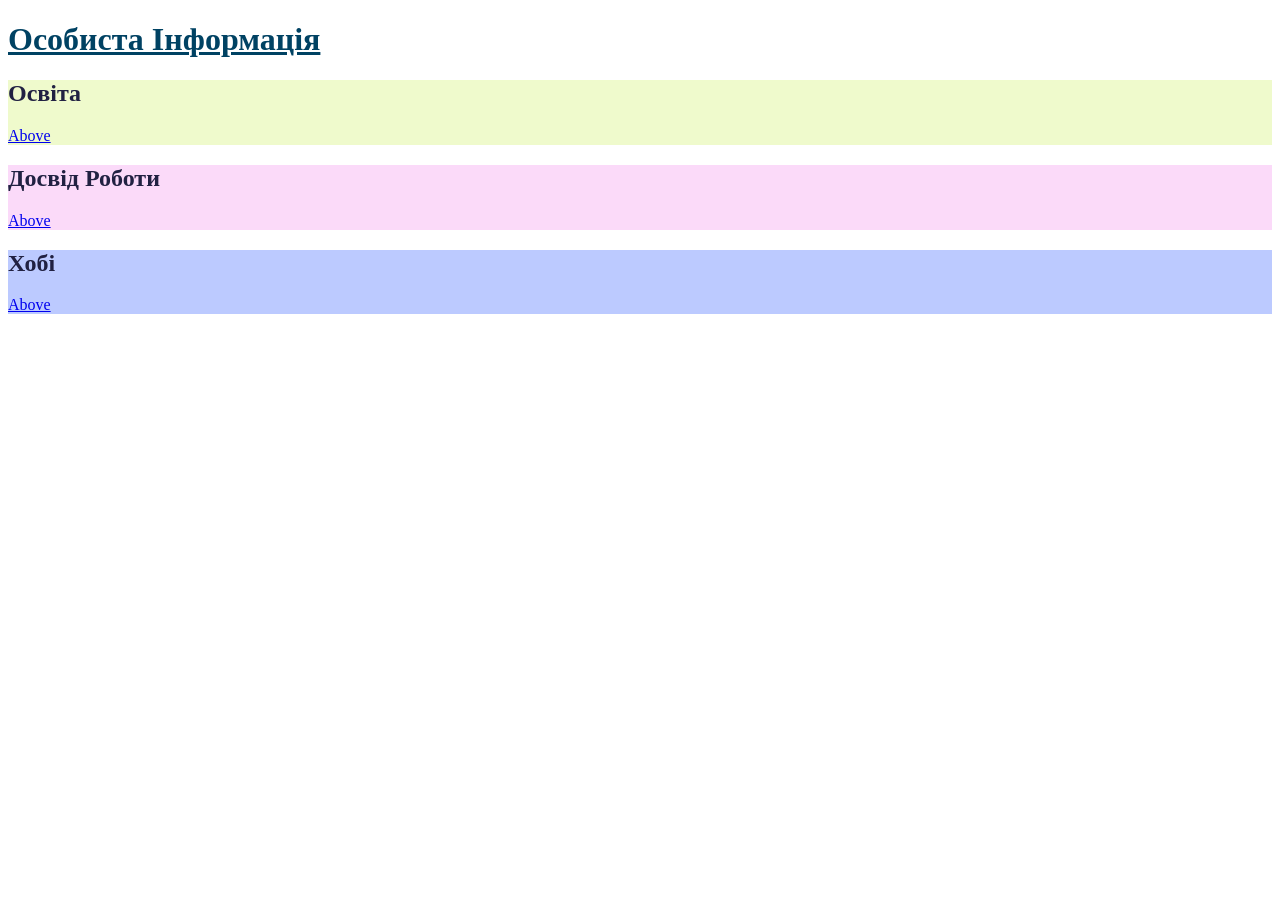
<file: hw1/index.html>
<!DOCTYPE html>
<html lang="en">
<head>
    <meta charset="UTF-8">
    <meta name="viewport" content="width=device-width, initial-scale=1.0">
    <title>Моя сторінка</title>
</head>
<body>

    <h1 style="color:rgb(00, 66, 99)">
        <u>Особиста Інформація</u>
    </h1>

    <section style="background-color: rgb(239, 250, 204); ">
        <h2 style="color:rgb(33, 33, 66)">Освіта</h2>
        <p>
            <a href="./education.html">Above</a>
        </p>
    </section>

    <section style="background-color: rgb(251, 218, 249);">
        <h2 style="color:rgb(33, 33, 66)">Досвід Роботи</h2>
        <p>
            <a href="./job.html">Above</a>
        </p>
    </section>

    <section style="background-color: rgb(188, 202, 255);">
        <h2 style="color:rgb(33, 33, 66)">Хобі</h2>
        <p>
            <a href="./hobby.html">Above</a>
        </p>
    </section>

</body>
</html>
</file>
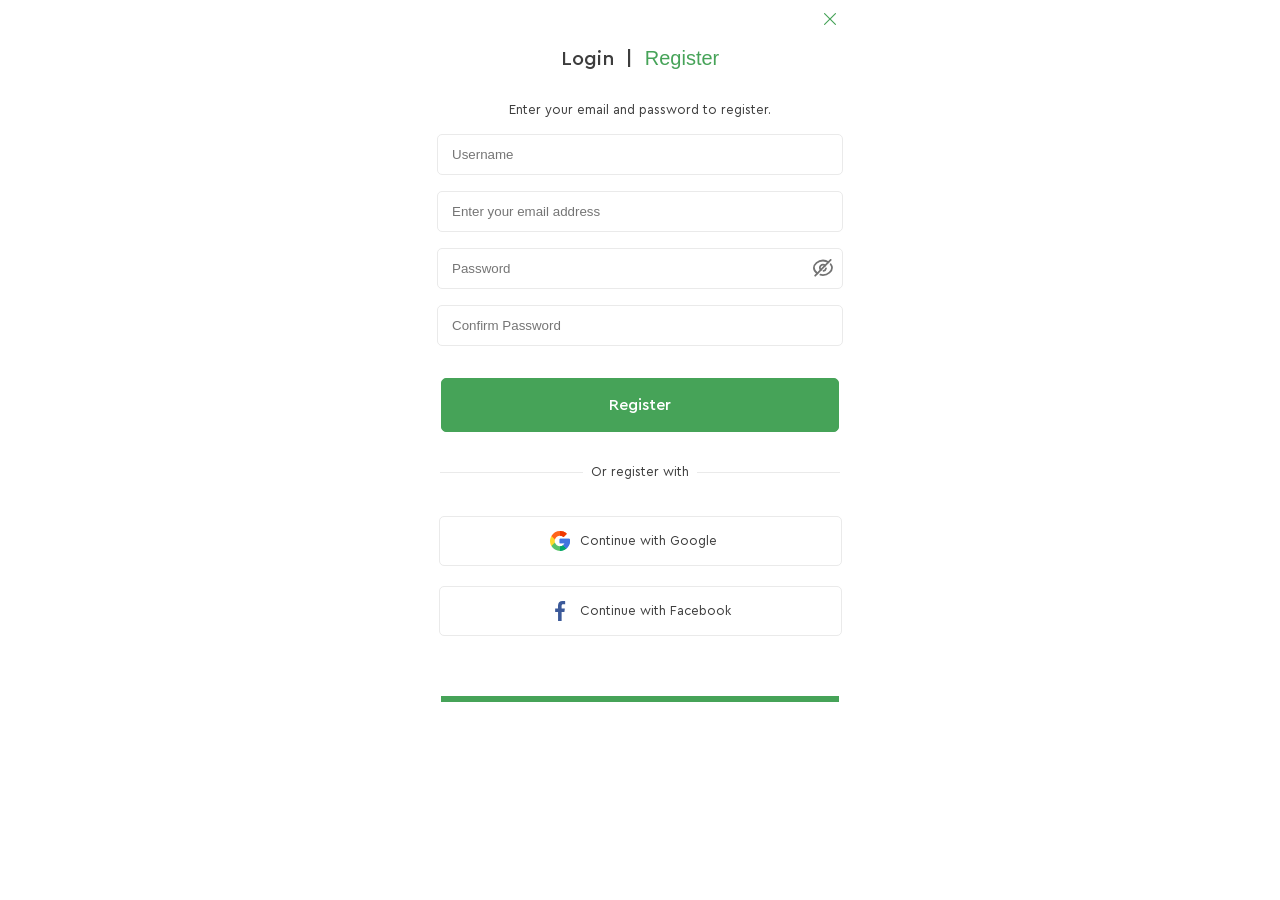
<file: registration.html>
<!DOCTYPE html>
<html lang="en">
<head>
    <meta charset="UTF-8">
    <meta name="viewport" content="width=device-width, initial-scale=1.0">
    <title>Registration</title>
    <link rel="stylesheet" href="./styles/registration-style.css">
    <link rel="stylesheet" href="./styles/reset.css">
    <link rel="stylesheet" href="./fonts/stylesheet.css">
</head>

<body>

    <div class="white-background">
        <div class="loader"></div>
    </div>

    <div class="container">
        <a href="index.html">
            <svg class="exit" xmlns="http://www.w3.org/2000/svg" width="18" height="18" viewBox="0 0 18 18" fill="none">
                <path fill-rule="evenodd" clip-rule="evenodd" d="M3.17007 3.17007C3.39682 2.94331 3.76447 2.94331 3.99122 3.17007L9 8.17884L14.0088 3.17007C14.2355 2.94331 14.6032 2.94331 14.8299 3.17007C15.0567 3.39682 15.0567 3.76447 14.8299 3.99122L9.82116 9L14.8299 14.0088C15.0567 14.2355 15.0567 14.6032 14.8299 14.8299C14.6032 15.0567 14.2355 15.0567 14.0088 14.8299L9 9.82116L3.99122 14.8299C3.76447 15.0567 3.39682 15.0567 3.17007 14.8299C2.94331 14.6032 2.94331 14.2355 3.17007 14.0088L8.17884 9L3.17007 3.99122C2.94331 3.76447 2.94331 3.39682 3.17007 3.17007Z" fill="#46A358"/>
            </svg>
        </a>
        <p class="tittle">
            Login
            &nbsp;|&nbsp;
            <span>Register</span>
        </p>
        <p class="black-text subtitle">Enter your email and password to register.</p>

        <form class="form" action="/submit" method="post">
            
            <lable for="">
                <input class="input" type="text" placeholder="Username">
            </lable>

            <label for="">
                <input class="input" type="email" placeholder="Enter your email address">
            </label>

            <div class="hide">
                <input class="input" type="password" placeholder="Password">
                <img src="images\Hide.svg" alt="Hide icon" width="20px">
            </div>

            <label for="">
                <input class="input" type="password" placeholder="Confirm Password">
            </label>
            
            <label for="">
                <input class="input-btn" type="button" value="Register">
            </label>

        </form>    
            
        <ul class="register-with">
            <li class="line"></li>
            <li class="black-text">Or register with</li>
            <li class="line"></li>
        </ul>

        <ul class="continue-with">
            <li class="continue-with-item">
                <svg xmlns="http://www.w3.org/2000/svg" width="20" height="20" viewBox="0 0 20 20" fill="none">
                <g clip-path="url(#clip0_2_2044)">                        <path d="M16.4336 17.6055C14.6992 19.0703 12.4492 20 9.99999 20C6.35545 20 3.1562 17.9922 1.42186 15.0625L2.07116 12.0695L4.9492 11.5352C5.61717 13.6914 7.63276 15.2734 9.99999 15.2734C11.1484 15.2734 12.2148 14.9102 13.0937 14.2656L15.8594 14.6875L16.4336 17.6055Z" fill="#59C36A"/>
                <path d="M16.4336 17.6055L15.8594 14.6875L13.0937 14.2656C12.2148 14.9102 11.1484 15.2735 10 15.2735V20C12.4493 20 14.6992 19.0703 16.4336 17.6055Z" fill="#00A66C"/>
                <path d="M4.72656 10C4.72656 10.539 4.8086 11.0546 4.94922 11.5352L1.42188 15.0625C0.542969 13.5859 0 11.8515 0 10C0 8.1484 0.542969 6.41406 1.42188 4.9375L4.25285 5.42473L4.94922 8.46484C4.8086 8.94527 4.72656 9.4609 4.72656 10Z" fill="#FFDA2D"/>
                <path d="M20 10C20 13.0468 18.5899 15.7773 16.4336 17.6055L13.0938 14.2656C13.7734 13.7734 14.3477 13.1171 14.7227 12.3437H10C9.67184 12.3437 9.41406 12.0859 9.41406 11.7578V8.24219C9.41406 7.91402 9.67184 7.65625 10 7.65625H19.25C19.5312 7.65625 19.7773 7.85543 19.8242 8.13668C19.9414 8.74609 20 9.37887 20 10Z" fill="#4086F4"/>
                <path d="M14.7227 12.3437C14.3477 13.1171 13.7734 13.7734 13.0938 14.2656L16.4336 17.6055C18.5899 15.7773 20 13.0469 20 10C20 9.37887 19.9414 8.74609 19.8242 8.13668C19.7773 7.85543 19.5312 7.65625 19.25 7.65625H10V12.3437H14.7227Z" fill="#4175DF"/>
                <path d="M16.5976 2.79293C16.6094 2.95699 16.5391 3.10937 16.4336 3.22652L13.9258 5.72262C13.7266 5.93355 13.3985 5.95699 13.1641 5.78121C12.2382 5.08984 11.1484 4.72656 9.99999 4.72656C7.63276 4.72656 5.61717 6.30855 4.9492 8.46484L1.42186 4.9375C3.1562 2.00781 6.35546 0 9.99999 0C12.332 0 14.6055 0.859375 16.3867 2.35934C16.5156 2.46484 16.5859 2.62887 16.5976 2.79293Z" fill="#FF641A"/>
                <path d="M13.1641 5.78121C13.3984 5.95703 13.7265 5.93355 13.9257 5.72262L16.4336 3.22652C16.5391 3.10938 16.6094 2.95703 16.5976 2.79293C16.5859 2.62883 16.5156 2.46484 16.3867 2.35934C14.6055 0.859375 12.332 0 10 0V4.72656C11.1484 4.72656 12.2382 5.08984 13.1641 5.78121Z" fill="#F03800"/>
                </g>
                    <defs>
                        <clipPath id="clip0_2_2044">
                        <rect width="20" height="20" fill="white"/>
                        </clipPath>
                    </defs>
                </svg>
                <p class="black-text">Continue with Google</p>
            </li>
            <li class="continue-with-item">
                <svg xmlns="http://www.w3.org/2000/svg" width="20" height="20" viewBox="0 0 20 20" fill="none">
                <path d="M13.3309 3.32083H15.1567V0.140833C14.8417 0.0975 13.7584 0 12.4967 0C6.72006 0 8.29172 6.54167 8.06172 7.5H5.15589V11.055H8.06089V20H11.6226V11.0558H14.4101L14.8526 7.50083H11.6217C11.7784 5.1475 10.9876 3.32083 13.3309 3.32083Z" fill="#3B5999"/>
                </svg>
                <p class="black-text">Continue with Facebook</p>
            </li>
        </ul>

        <div class="green-footer"></div>
    </div>
    

</body>
</html>
</file>
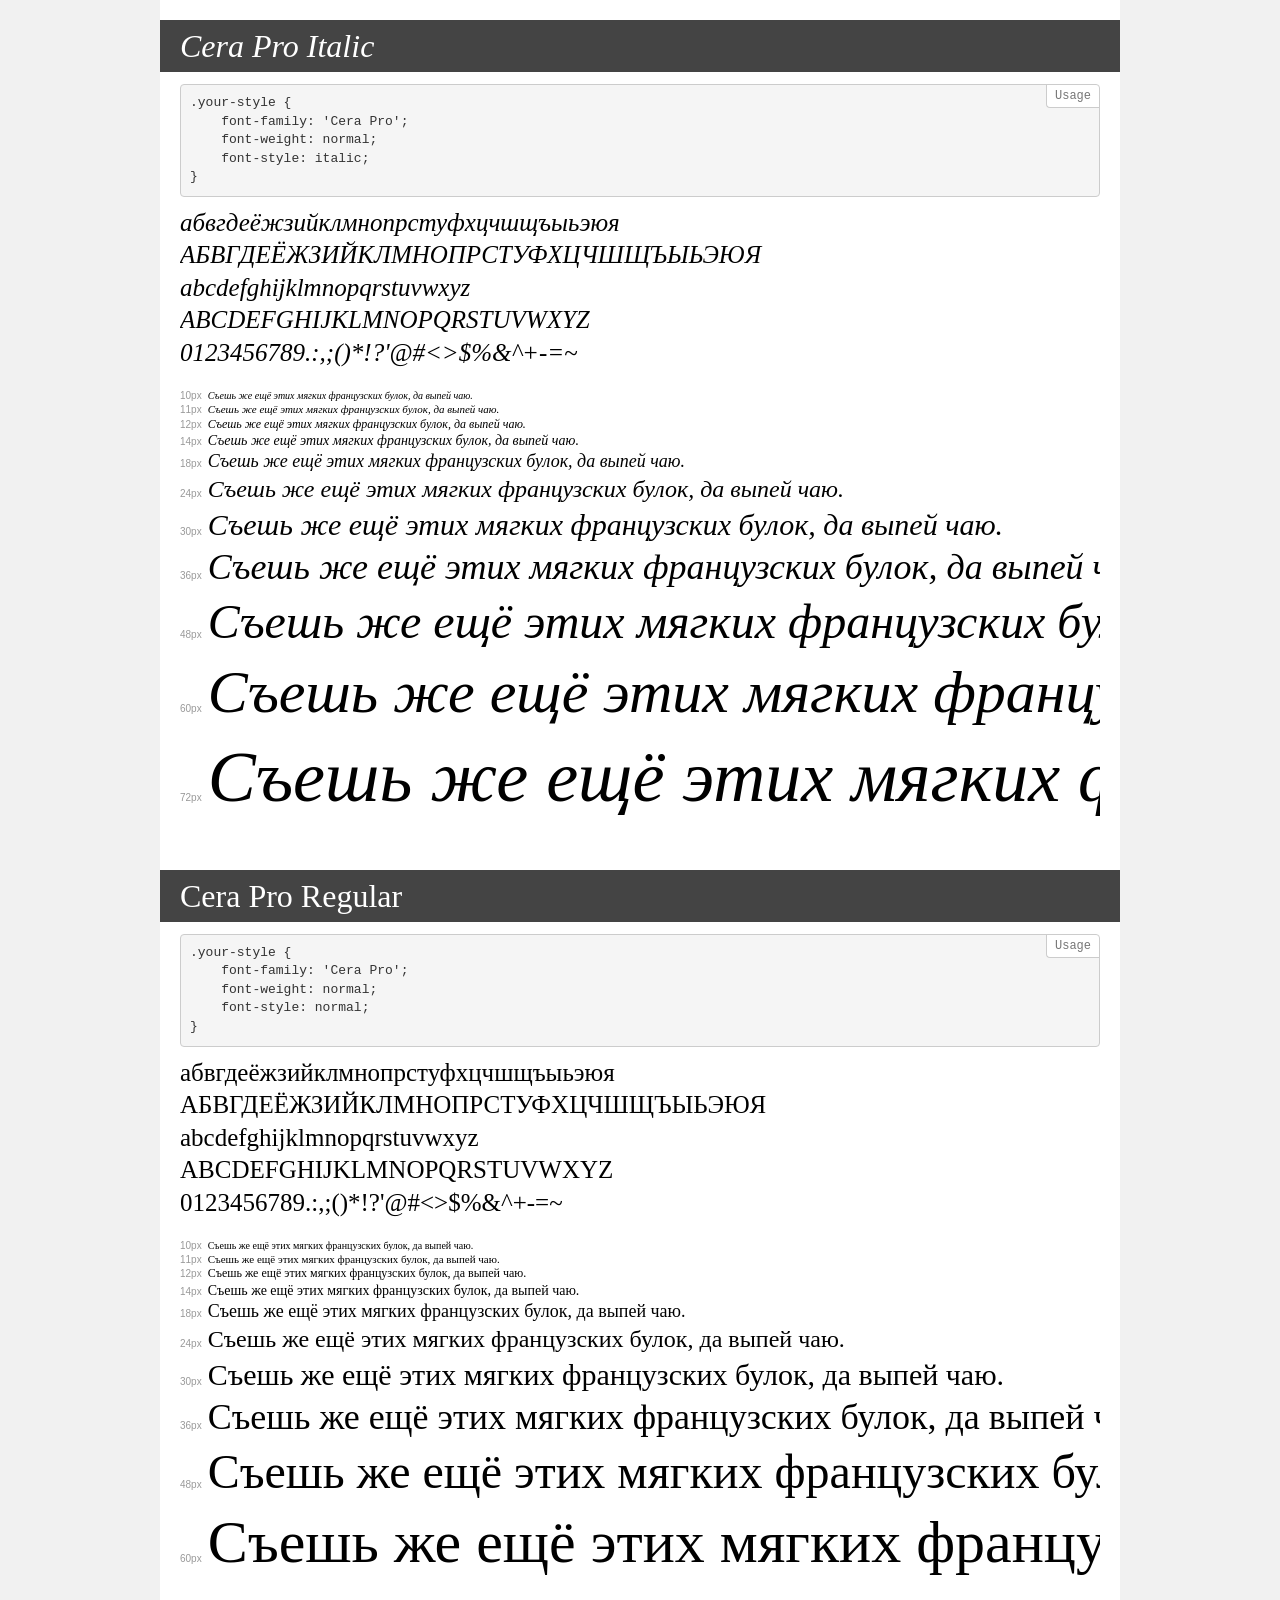
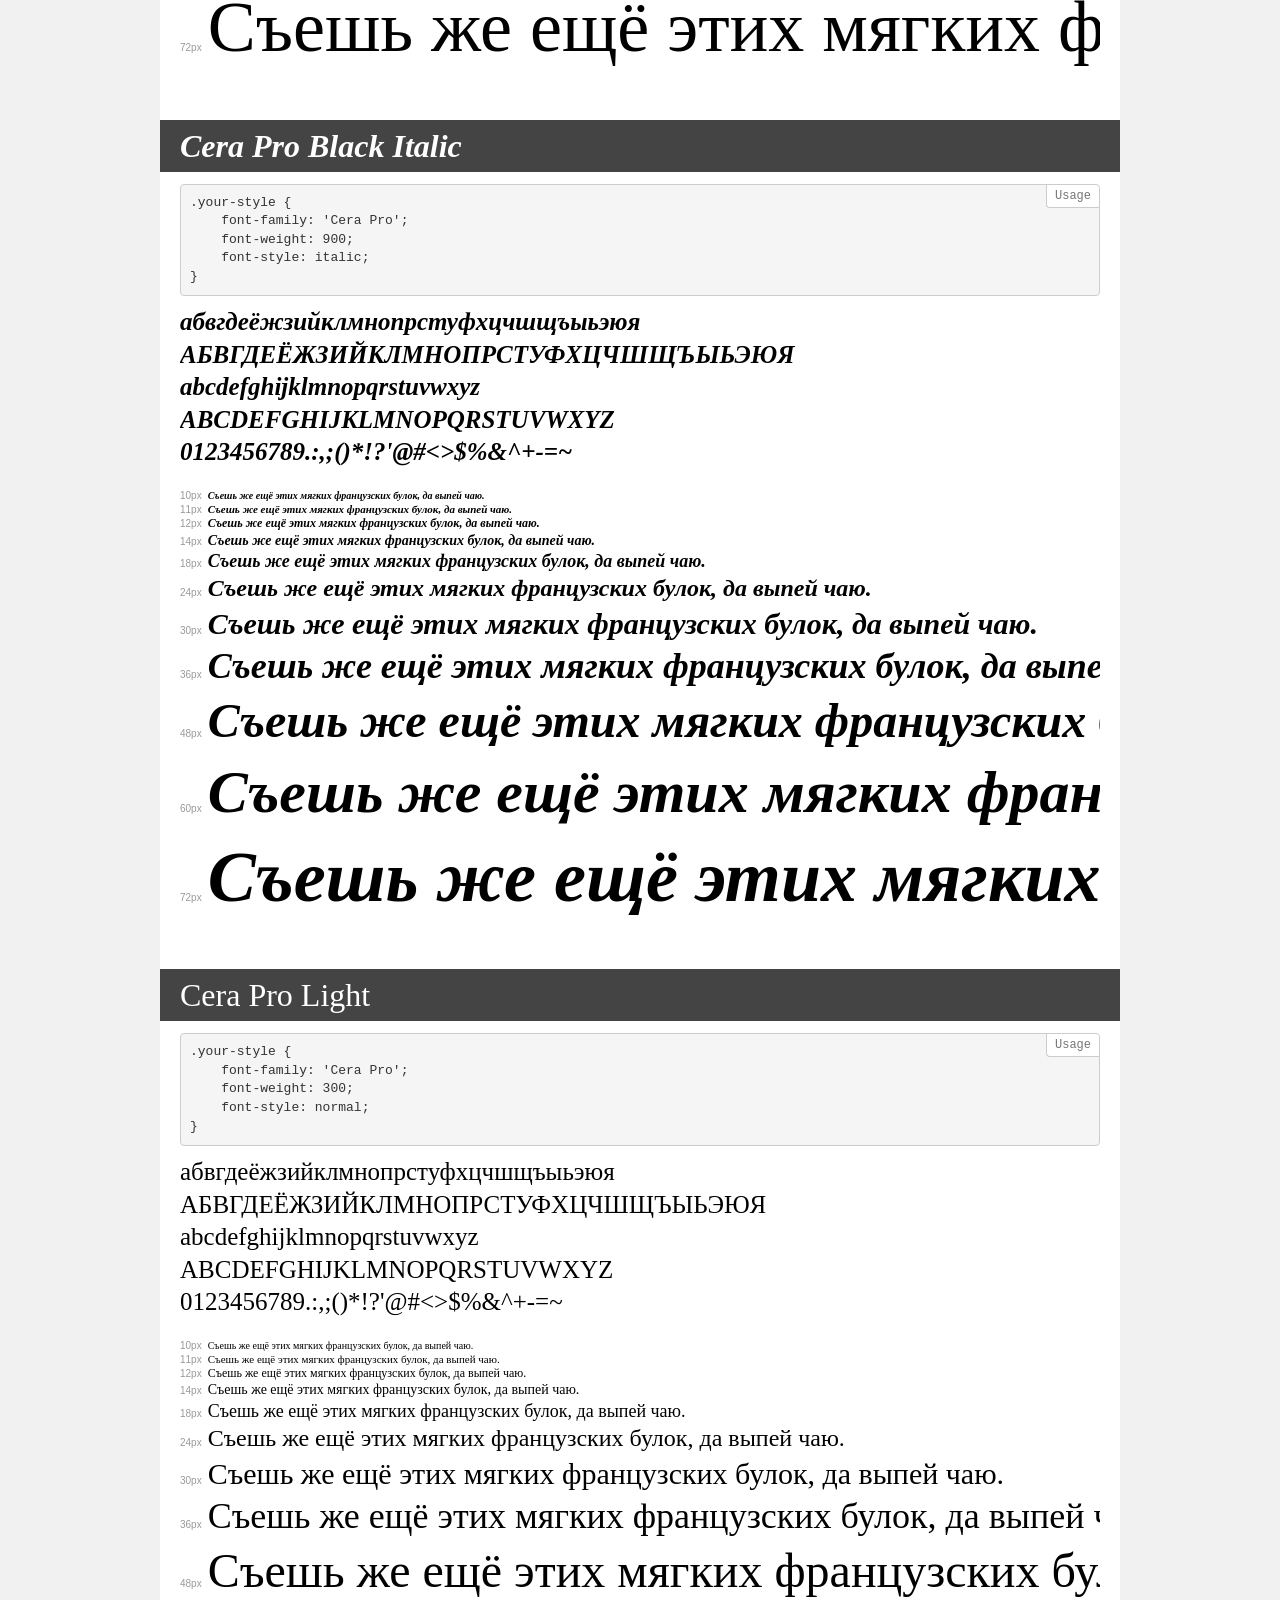
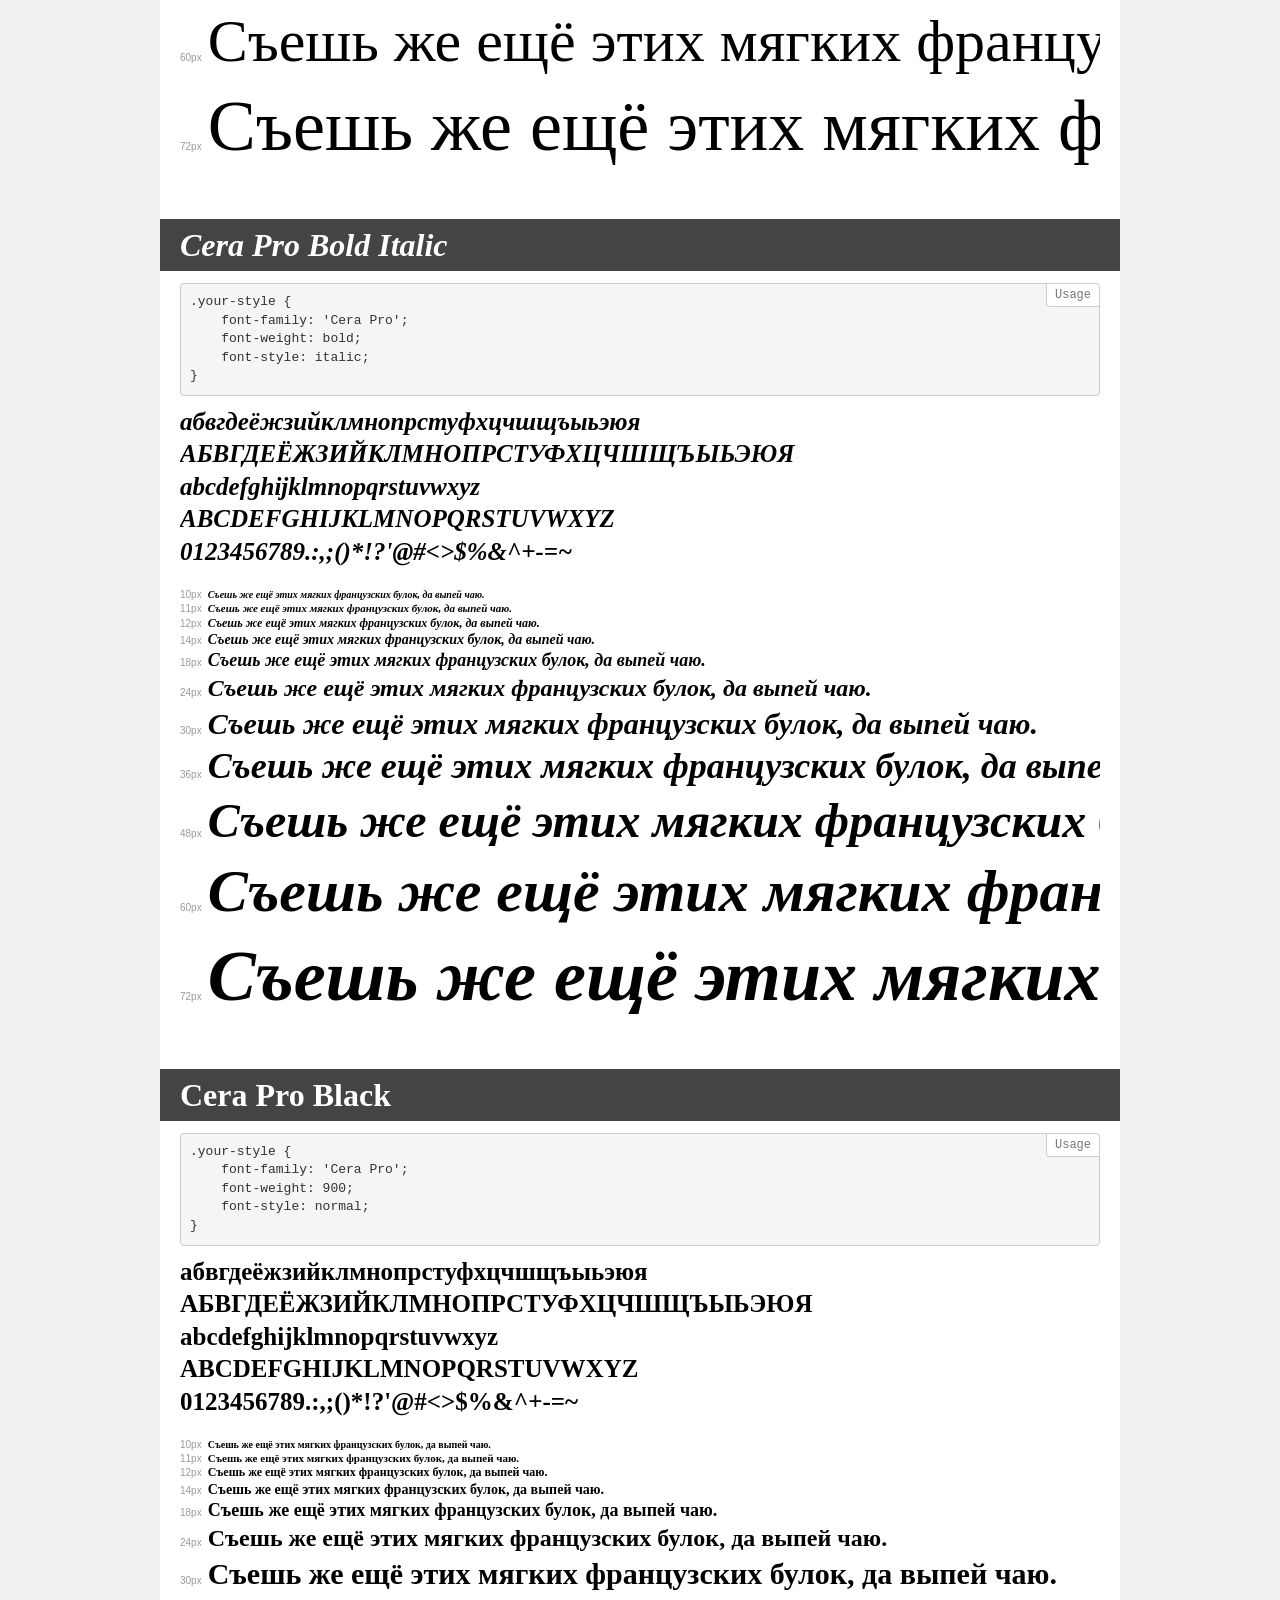
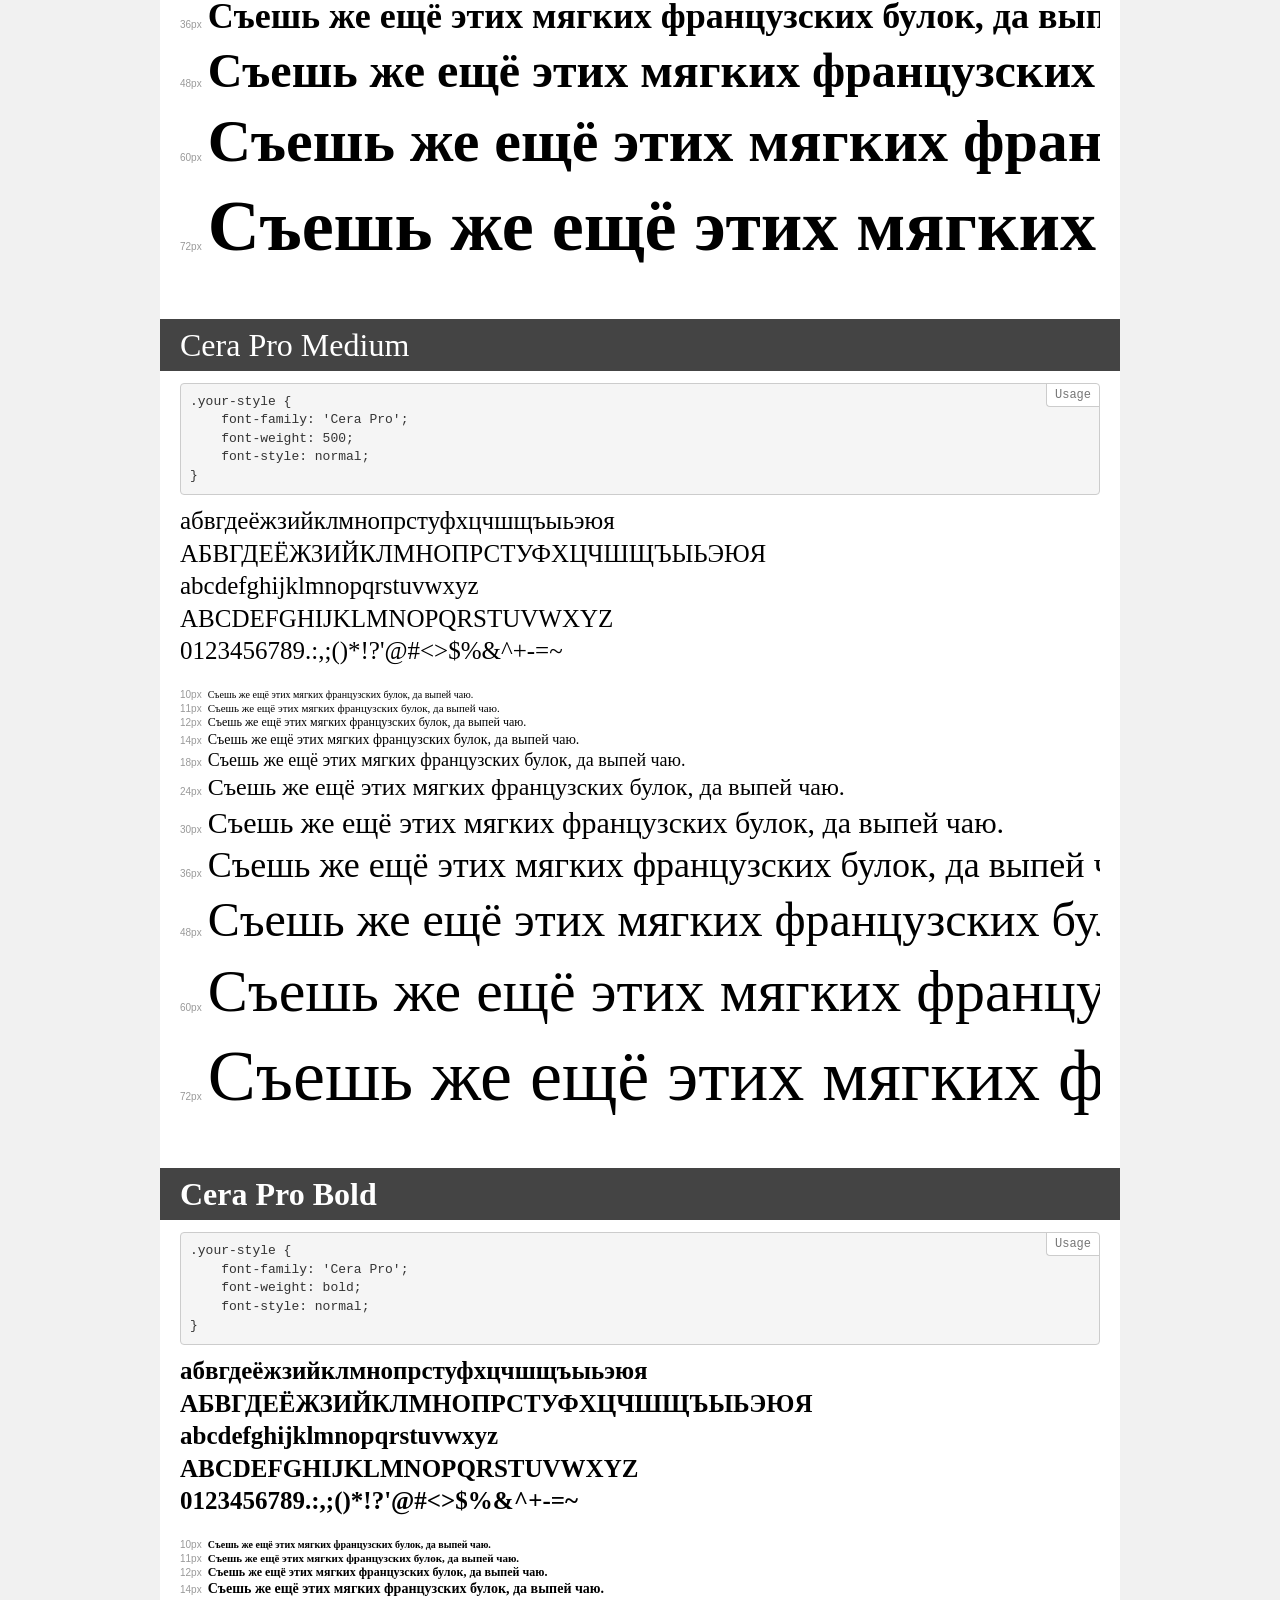
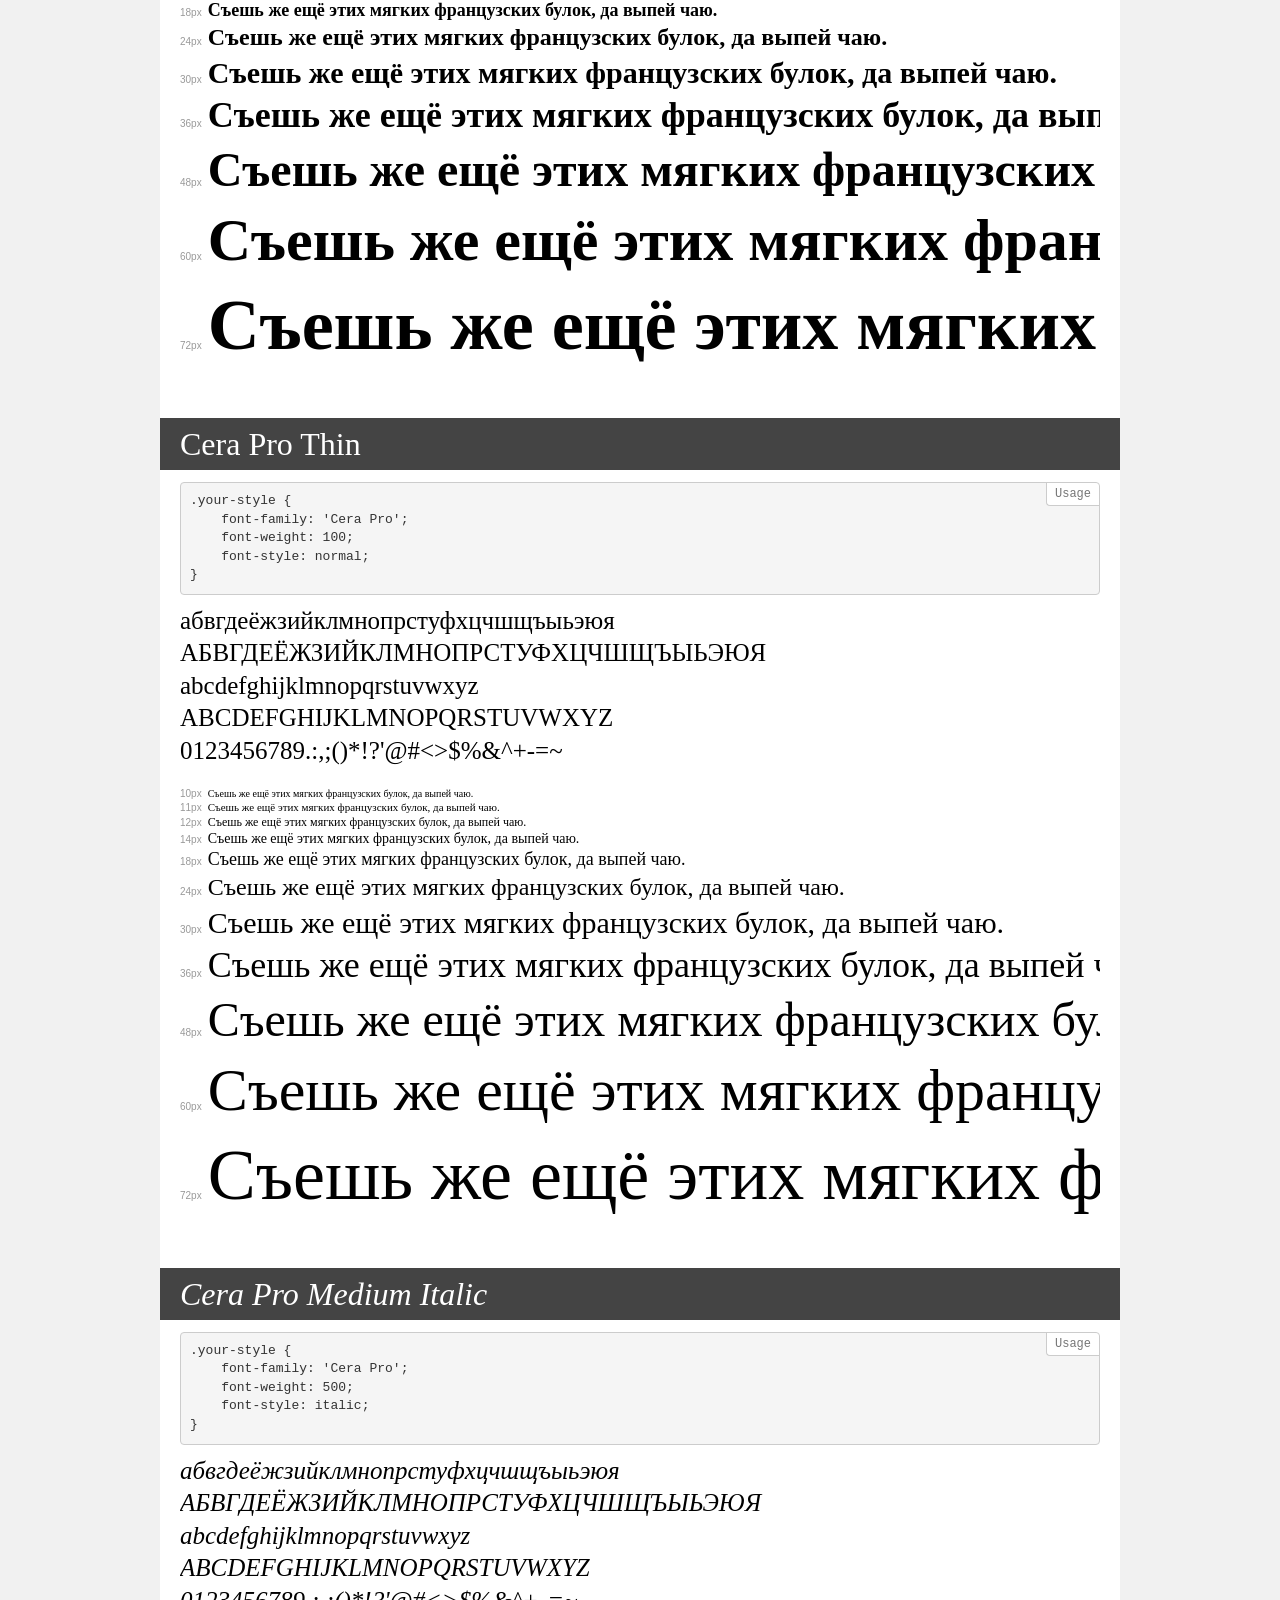
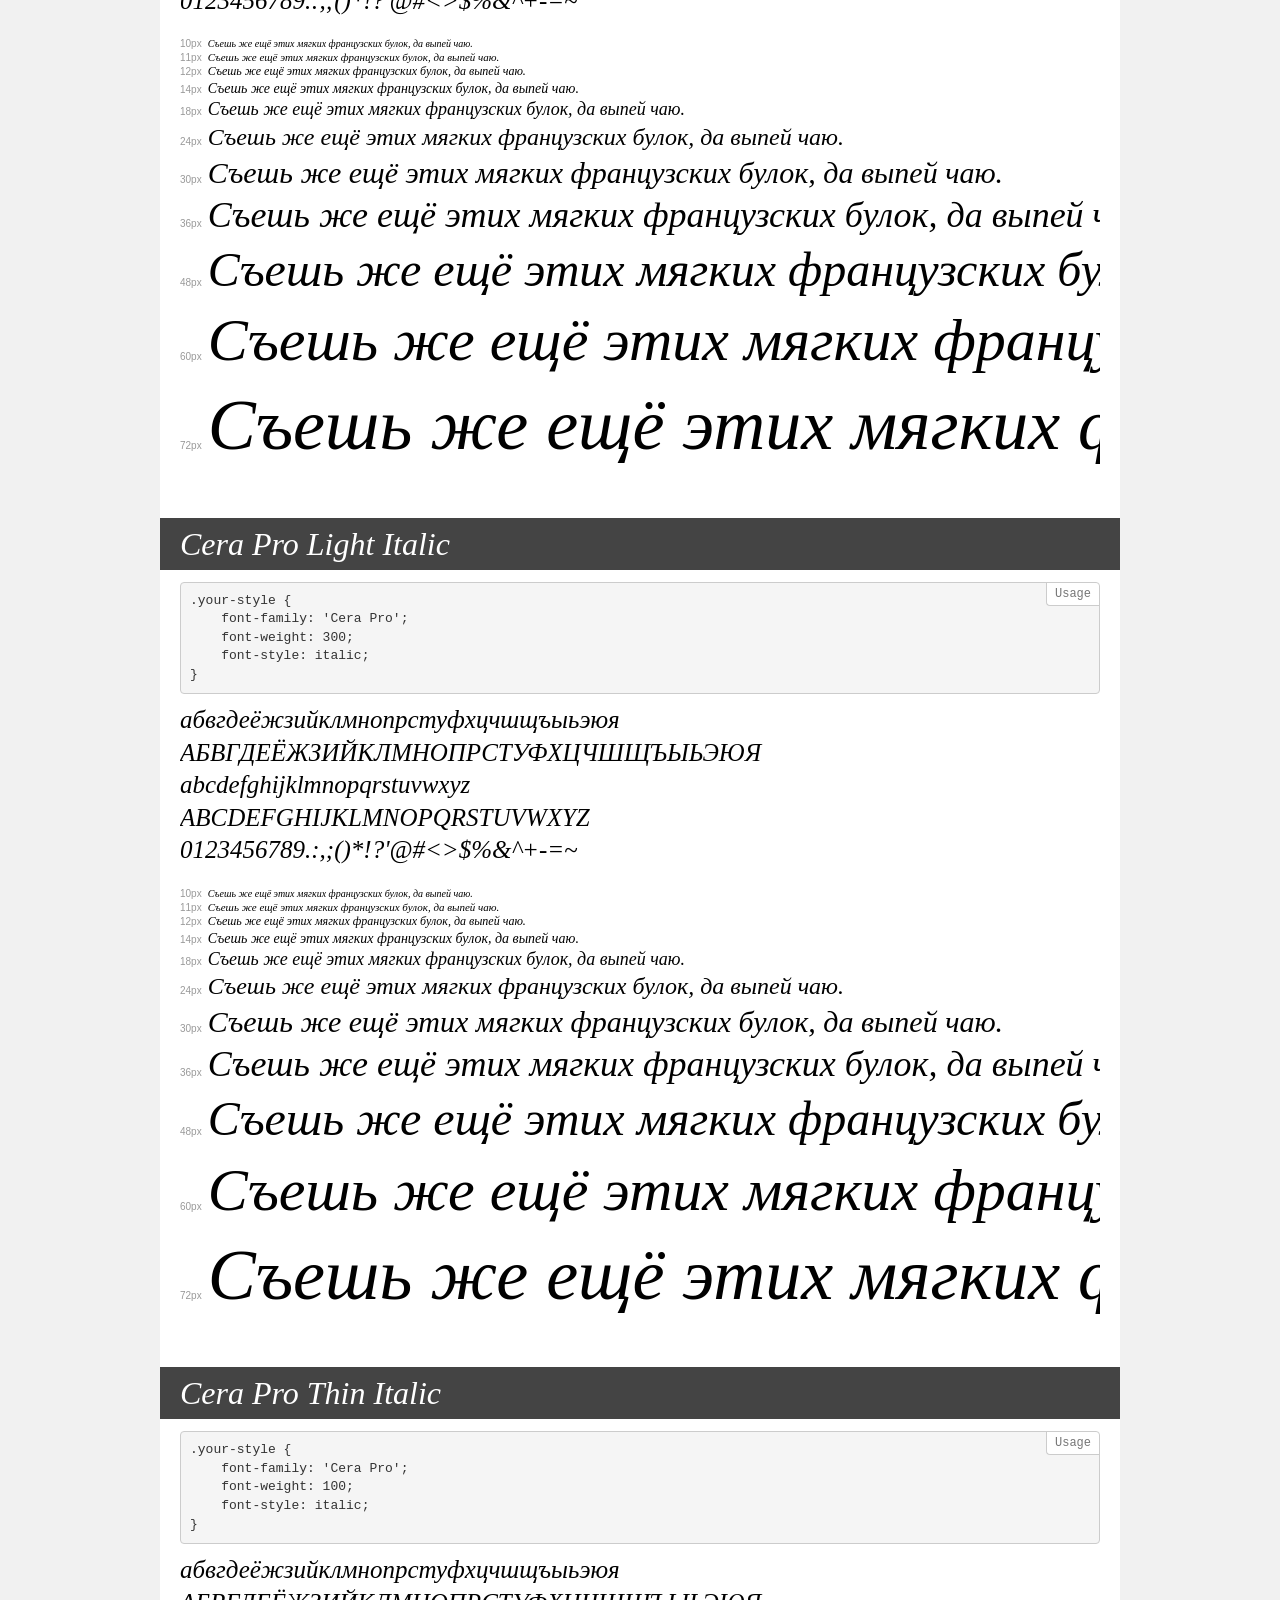
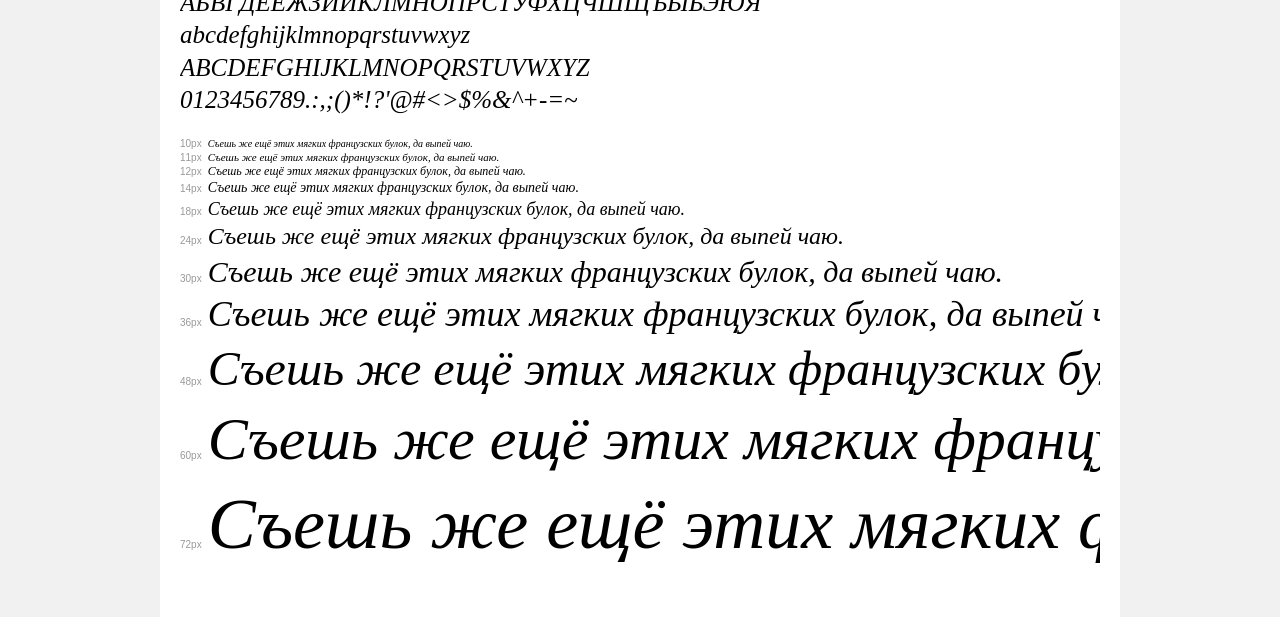
<file: fonts/demo.html>
<!DOCTYPE html>
<html>
<head>
    <meta charset="utf-8">
    <meta http-equiv="X-UA-Compatible" content="IE=edge">
    <meta name="viewport" content="width=device-width, initial-scale=1">
    <meta name="robots" content="noindex, noarchive">
    <meta name="format-detection" content="telephone=no">
    <title>Transfonter demo</title>
    <link href="stylesheet.css" rel="stylesheet">
    <style>
        /*
        http://meyerweb.com/eric/tools/css/reset/
        v2.0 | 20110126
        License: none (public domain)
        */
        html, body, div, span, applet, object, iframe,
        h1, h2, h3, h4, h5, h6, p, blockquote, pre,
        a, abbr, acronym, address, big, cite, code,
        del, dfn, em, img, ins, kbd, q, s, samp,
        small, strike, strong, sub, sup, tt, var,
        b, u, i, center,
        dl, dt, dd, ol, ul, li,
        fieldset, form, label, legend,
        table, caption, tbody, tfoot, thead, tr, th, td,
        article, aside, canvas, details, embed,
        figure, figcaption, footer, header, hgroup,
        menu, nav, output, ruby, section, summary,
        time, mark, audio, video {
            margin: 0;
            padding: 0;
            border: 0;
            font-size: 100%;
            font: inherit;
            vertical-align: baseline;
        }
        /* HTML5 display-role reset for older browsers */
        article, aside, details, figcaption, figure,
        footer, header, hgroup, menu, nav, section {
            display: block;
        }
        body {
            line-height: 1;
        }
        ol, ul {
            list-style: none;
        }
        blockquote, q {
            quotes: none;
        }
        blockquote:before, blockquote:after,
        q:before, q:after {
            content: '';
            content: none;
        }
        table {
            border-collapse: collapse;
            border-spacing: 0;
        }
        /* common styles */
        body {
            background: #f1f1f1;
            color: #000;
        }
        .page {
            background: #fff;
            width: 920px;
            margin: 0 auto;
            padding: 20px 20px 0 20px;
            overflow: hidden;
        }
        .font-container {
            overflow-x: auto;
            overflow-y: hidden;
            margin-bottom: 40px;
            line-height: 1.3;
            white-space: nowrap;
            padding-bottom: 5px;
        }
        h1 {
            position: relative;
            background: #444;
            font-size: 32px;
            color: #fff;
            padding: 10px 20px;
            margin: 0 -20px 12px -20px;
        }
        .letters {
            font-size: 25px;
            margin-bottom: 20px;
        }
        .s10:before {
            content: '10px';
        }
        .s11:before {
            content: '11px';
        }
        .s12:before {
            content: '12px';
        }
        .s14:before {
            content: '14px';
        }
        .s18:before {
            content: '18px';
        }
        .s24:before {
            content: '24px';
        }
        .s30:before {
            content: '30px';
        }
        .s36:before {
            content: '36px';
        }
        .s48:before {
            content: '48px';
        }
        .s60:before {
            content: '60px';
        }
        .s72:before {
            content: '72px';
        }
        .s10:before, .s11:before, .s12:before, .s14:before,
        .s18:before, .s24:before, .s30:before, .s36:before,
        .s48:before, .s60:before, .s72:before {
            font-family: Arial, sans-serif;
            font-size: 10px;
            font-weight: normal;
            font-style: normal;
            color: #999;
            padding-right: 6px;
        }
        pre {
            display: block;
            position: relative;
            padding: 9px;
            margin: 0 0 10px;
            font-family: Monaco, Menlo, Consolas, "Courier New", monospace !important;
            font-size: 13px;
            line-height: 1.428571429;
            color: #333;
            font-weight: normal !important;
            font-style: normal !important;
            background-color: #f5f5f5;
            border: 1px solid #ccc;
            overflow-x: auto;
            border-radius: 4px;
        }
        pre:after {
            display: block;
            position: absolute;
            right: 0;
            top: 0;
            content: 'Usage';
            line-height: 1;
            padding: 5px 8px;
            font-size: 12px;
            color: #767676;
            background-color: #fff;
            border: 1px solid #ccc;
            border-right: none;
            border-top: none;
            border-radius: 0 4px 0 4px;
            z-index: 10;
        }
        /* responsive */
        @media (max-width: 959px) {
            .page {
                width: auto;
                margin: 0;
            }
        }
    </style>
</head>
<body>
<div class="page">
    <div class="demo" style="font-family: 'Cera Pro'; font-weight: normal; font-style: italic;">
        <h1>Cera Pro Italic</h1>
        <pre>.your-style {
    font-family: 'Cera Pro';
    font-weight: normal;
    font-style: italic;
}</pre>
        <div class="font-container">
            <p class="letters">
                абвгдеёжзийклмнопрстуфхцчшщъыьэюя<br>
АБВГДЕЁЖЗИЙКЛМНОПРСТУФХЦЧШЩЪЫЬЭЮЯ<br>
abcdefghijklmnopqrstuvwxyz<br>
ABCDEFGHIJKLMNOPQRSTUVWXYZ<br>
                0123456789.:,;()*!?'@#<>$%&^+-=~
            </p>
            <p class="s10" style="font-size: 10px;">Съешь же ещё этих мягких французских булок, да выпей чаю.</p>
            <p class="s11" style="font-size: 11px;">Съешь же ещё этих мягких французских булок, да выпей чаю.</p>
            <p class="s12" style="font-size: 12px;">Съешь же ещё этих мягких французских булок, да выпей чаю.</p>
            <p class="s14" style="font-size: 14px;">Съешь же ещё этих мягких французских булок, да выпей чаю.</p>
            <p class="s18" style="font-size: 18px;">Съешь же ещё этих мягких французских булок, да выпей чаю.</p>
            <p class="s24" style="font-size: 24px;">Съешь же ещё этих мягких французских булок, да выпей чаю.</p>
            <p class="s30" style="font-size: 30px;">Съешь же ещё этих мягких французских булок, да выпей чаю.</p>
            <p class="s36" style="font-size: 36px;">Съешь же ещё этих мягких французских булок, да выпей чаю.</p>
            <p class="s48" style="font-size: 48px;">Съешь же ещё этих мягких французских булок, да выпей чаю.</p>
            <p class="s60" style="font-size: 60px;">Съешь же ещё этих мягких французских булок, да выпей чаю.</p>
            <p class="s72" style="font-size: 72px;">Съешь же ещё этих мягких французских булок, да выпей чаю.</p>
        </div>
    </div>
    <div class="demo" style="font-family: 'Cera Pro'; font-weight: normal; font-style: normal;">
        <h1>Cera Pro Regular</h1>
        <pre>.your-style {
    font-family: 'Cera Pro';
    font-weight: normal;
    font-style: normal;
}</pre>
        <div class="font-container">
            <p class="letters">
                абвгдеёжзийклмнопрстуфхцчшщъыьэюя<br>
АБВГДЕЁЖЗИЙКЛМНОПРСТУФХЦЧШЩЪЫЬЭЮЯ<br>
abcdefghijklmnopqrstuvwxyz<br>
ABCDEFGHIJKLMNOPQRSTUVWXYZ<br>
                0123456789.:,;()*!?'@#<>$%&^+-=~
            </p>
            <p class="s10" style="font-size: 10px;">Съешь же ещё этих мягких французских булок, да выпей чаю.</p>
            <p class="s11" style="font-size: 11px;">Съешь же ещё этих мягких французских булок, да выпей чаю.</p>
            <p class="s12" style="font-size: 12px;">Съешь же ещё этих мягких французских булок, да выпей чаю.</p>
            <p class="s14" style="font-size: 14px;">Съешь же ещё этих мягких французских булок, да выпей чаю.</p>
            <p class="s18" style="font-size: 18px;">Съешь же ещё этих мягких французских булок, да выпей чаю.</p>
            <p class="s24" style="font-size: 24px;">Съешь же ещё этих мягких французских булок, да выпей чаю.</p>
            <p class="s30" style="font-size: 30px;">Съешь же ещё этих мягких французских булок, да выпей чаю.</p>
            <p class="s36" style="font-size: 36px;">Съешь же ещё этих мягких французских булок, да выпей чаю.</p>
            <p class="s48" style="font-size: 48px;">Съешь же ещё этих мягких французских булок, да выпей чаю.</p>
            <p class="s60" style="font-size: 60px;">Съешь же ещё этих мягких французских булок, да выпей чаю.</p>
            <p class="s72" style="font-size: 72px;">Съешь же ещё этих мягких французских булок, да выпей чаю.</p>
        </div>
    </div>
    <div class="demo" style="font-family: 'Cera Pro'; font-weight: 900; font-style: italic;">
        <h1>Cera Pro Black Italic</h1>
        <pre>.your-style {
    font-family: 'Cera Pro';
    font-weight: 900;
    font-style: italic;
}</pre>
        <div class="font-container">
            <p class="letters">
                абвгдеёжзийклмнопрстуфхцчшщъыьэюя<br>
АБВГДЕЁЖЗИЙКЛМНОПРСТУФХЦЧШЩЪЫЬЭЮЯ<br>
abcdefghijklmnopqrstuvwxyz<br>
ABCDEFGHIJKLMNOPQRSTUVWXYZ<br>
                0123456789.:,;()*!?'@#<>$%&^+-=~
            </p>
            <p class="s10" style="font-size: 10px;">Съешь же ещё этих мягких французских булок, да выпей чаю.</p>
            <p class="s11" style="font-size: 11px;">Съешь же ещё этих мягких французских булок, да выпей чаю.</p>
            <p class="s12" style="font-size: 12px;">Съешь же ещё этих мягких французских булок, да выпей чаю.</p>
            <p class="s14" style="font-size: 14px;">Съешь же ещё этих мягких французских булок, да выпей чаю.</p>
            <p class="s18" style="font-size: 18px;">Съешь же ещё этих мягких французских булок, да выпей чаю.</p>
            <p class="s24" style="font-size: 24px;">Съешь же ещё этих мягких французских булок, да выпей чаю.</p>
            <p class="s30" style="font-size: 30px;">Съешь же ещё этих мягких французских булок, да выпей чаю.</p>
            <p class="s36" style="font-size: 36px;">Съешь же ещё этих мягких французских булок, да выпей чаю.</p>
            <p class="s48" style="font-size: 48px;">Съешь же ещё этих мягких французских булок, да выпей чаю.</p>
            <p class="s60" style="font-size: 60px;">Съешь же ещё этих мягких французских булок, да выпей чаю.</p>
            <p class="s72" style="font-size: 72px;">Съешь же ещё этих мягких французских булок, да выпей чаю.</p>
        </div>
    </div>
    <div class="demo" style="font-family: 'Cera Pro'; font-weight: 300; font-style: normal;">
        <h1>Cera Pro Light</h1>
        <pre>.your-style {
    font-family: 'Cera Pro';
    font-weight: 300;
    font-style: normal;
}</pre>
        <div class="font-container">
            <p class="letters">
                абвгдеёжзийклмнопрстуфхцчшщъыьэюя<br>
АБВГДЕЁЖЗИЙКЛМНОПРСТУФХЦЧШЩЪЫЬЭЮЯ<br>
abcdefghijklmnopqrstuvwxyz<br>
ABCDEFGHIJKLMNOPQRSTUVWXYZ<br>
                0123456789.:,;()*!?'@#<>$%&^+-=~
            </p>
            <p class="s10" style="font-size: 10px;">Съешь же ещё этих мягких французских булок, да выпей чаю.</p>
            <p class="s11" style="font-size: 11px;">Съешь же ещё этих мягких французских булок, да выпей чаю.</p>
            <p class="s12" style="font-size: 12px;">Съешь же ещё этих мягких французских булок, да выпей чаю.</p>
            <p class="s14" style="font-size: 14px;">Съешь же ещё этих мягких французских булок, да выпей чаю.</p>
            <p class="s18" style="font-size: 18px;">Съешь же ещё этих мягких французских булок, да выпей чаю.</p>
            <p class="s24" style="font-size: 24px;">Съешь же ещё этих мягких французских булок, да выпей чаю.</p>
            <p class="s30" style="font-size: 30px;">Съешь же ещё этих мягких французских булок, да выпей чаю.</p>
            <p class="s36" style="font-size: 36px;">Съешь же ещё этих мягких французских булок, да выпей чаю.</p>
            <p class="s48" style="font-size: 48px;">Съешь же ещё этих мягких французских булок, да выпей чаю.</p>
            <p class="s60" style="font-size: 60px;">Съешь же ещё этих мягких французских булок, да выпей чаю.</p>
            <p class="s72" style="font-size: 72px;">Съешь же ещё этих мягких французских булок, да выпей чаю.</p>
        </div>
    </div>
    <div class="demo" style="font-family: 'Cera Pro'; font-weight: bold; font-style: italic;">
        <h1>Cera Pro Bold Italic</h1>
        <pre>.your-style {
    font-family: 'Cera Pro';
    font-weight: bold;
    font-style: italic;
}</pre>
        <div class="font-container">
            <p class="letters">
                абвгдеёжзийклмнопрстуфхцчшщъыьэюя<br>
АБВГДЕЁЖЗИЙКЛМНОПРСТУФХЦЧШЩЪЫЬЭЮЯ<br>
abcdefghijklmnopqrstuvwxyz<br>
ABCDEFGHIJKLMNOPQRSTUVWXYZ<br>
                0123456789.:,;()*!?'@#<>$%&^+-=~
            </p>
            <p class="s10" style="font-size: 10px;">Съешь же ещё этих мягких французских булок, да выпей чаю.</p>
            <p class="s11" style="font-size: 11px;">Съешь же ещё этих мягких французских булок, да выпей чаю.</p>
            <p class="s12" style="font-size: 12px;">Съешь же ещё этих мягких французских булок, да выпей чаю.</p>
            <p class="s14" style="font-size: 14px;">Съешь же ещё этих мягких французских булок, да выпей чаю.</p>
            <p class="s18" style="font-size: 18px;">Съешь же ещё этих мягких французских булок, да выпей чаю.</p>
            <p class="s24" style="font-size: 24px;">Съешь же ещё этих мягких французских булок, да выпей чаю.</p>
            <p class="s30" style="font-size: 30px;">Съешь же ещё этих мягких французских булок, да выпей чаю.</p>
            <p class="s36" style="font-size: 36px;">Съешь же ещё этих мягких французских булок, да выпей чаю.</p>
            <p class="s48" style="font-size: 48px;">Съешь же ещё этих мягких французских булок, да выпей чаю.</p>
            <p class="s60" style="font-size: 60px;">Съешь же ещё этих мягких французских булок, да выпей чаю.</p>
            <p class="s72" style="font-size: 72px;">Съешь же ещё этих мягких французских булок, да выпей чаю.</p>
        </div>
    </div>
    <div class="demo" style="font-family: 'Cera Pro'; font-weight: 900; font-style: normal;">
        <h1>Cera Pro Black</h1>
        <pre>.your-style {
    font-family: 'Cera Pro';
    font-weight: 900;
    font-style: normal;
}</pre>
        <div class="font-container">
            <p class="letters">
                абвгдеёжзийклмнопрстуфхцчшщъыьэюя<br>
АБВГДЕЁЖЗИЙКЛМНОПРСТУФХЦЧШЩЪЫЬЭЮЯ<br>
abcdefghijklmnopqrstuvwxyz<br>
ABCDEFGHIJKLMNOPQRSTUVWXYZ<br>
                0123456789.:,;()*!?'@#<>$%&^+-=~
            </p>
            <p class="s10" style="font-size: 10px;">Съешь же ещё этих мягких французских булок, да выпей чаю.</p>
            <p class="s11" style="font-size: 11px;">Съешь же ещё этих мягких французских булок, да выпей чаю.</p>
            <p class="s12" style="font-size: 12px;">Съешь же ещё этих мягких французских булок, да выпей чаю.</p>
            <p class="s14" style="font-size: 14px;">Съешь же ещё этих мягких французских булок, да выпей чаю.</p>
            <p class="s18" style="font-size: 18px;">Съешь же ещё этих мягких французских булок, да выпей чаю.</p>
            <p class="s24" style="font-size: 24px;">Съешь же ещё этих мягких французских булок, да выпей чаю.</p>
            <p class="s30" style="font-size: 30px;">Съешь же ещё этих мягких французских булок, да выпей чаю.</p>
            <p class="s36" style="font-size: 36px;">Съешь же ещё этих мягких французских булок, да выпей чаю.</p>
            <p class="s48" style="font-size: 48px;">Съешь же ещё этих мягких французских булок, да выпей чаю.</p>
            <p class="s60" style="font-size: 60px;">Съешь же ещё этих мягких французских булок, да выпей чаю.</p>
            <p class="s72" style="font-size: 72px;">Съешь же ещё этих мягких французских булок, да выпей чаю.</p>
        </div>
    </div>
    <div class="demo" style="font-family: 'Cera Pro'; font-weight: 500; font-style: normal;">
        <h1>Cera Pro Medium</h1>
        <pre>.your-style {
    font-family: 'Cera Pro';
    font-weight: 500;
    font-style: normal;
}</pre>
        <div class="font-container">
            <p class="letters">
                абвгдеёжзийклмнопрстуфхцчшщъыьэюя<br>
АБВГДЕЁЖЗИЙКЛМНОПРСТУФХЦЧШЩЪЫЬЭЮЯ<br>
abcdefghijklmnopqrstuvwxyz<br>
ABCDEFGHIJKLMNOPQRSTUVWXYZ<br>
                0123456789.:,;()*!?'@#<>$%&^+-=~
            </p>
            <p class="s10" style="font-size: 10px;">Съешь же ещё этих мягких французских булок, да выпей чаю.</p>
            <p class="s11" style="font-size: 11px;">Съешь же ещё этих мягких французских булок, да выпей чаю.</p>
            <p class="s12" style="font-size: 12px;">Съешь же ещё этих мягких французских булок, да выпей чаю.</p>
            <p class="s14" style="font-size: 14px;">Съешь же ещё этих мягких французских булок, да выпей чаю.</p>
            <p class="s18" style="font-size: 18px;">Съешь же ещё этих мягких французских булок, да выпей чаю.</p>
            <p class="s24" style="font-size: 24px;">Съешь же ещё этих мягких французских булок, да выпей чаю.</p>
            <p class="s30" style="font-size: 30px;">Съешь же ещё этих мягких французских булок, да выпей чаю.</p>
            <p class="s36" style="font-size: 36px;">Съешь же ещё этих мягких французских булок, да выпей чаю.</p>
            <p class="s48" style="font-size: 48px;">Съешь же ещё этих мягких французских булок, да выпей чаю.</p>
            <p class="s60" style="font-size: 60px;">Съешь же ещё этих мягких французских булок, да выпей чаю.</p>
            <p class="s72" style="font-size: 72px;">Съешь же ещё этих мягких французских булок, да выпей чаю.</p>
        </div>
    </div>
    <div class="demo" style="font-family: 'Cera Pro'; font-weight: bold; font-style: normal;">
        <h1>Cera Pro Bold</h1>
        <pre>.your-style {
    font-family: 'Cera Pro';
    font-weight: bold;
    font-style: normal;
}</pre>
        <div class="font-container">
            <p class="letters">
                абвгдеёжзийклмнопрстуфхцчшщъыьэюя<br>
АБВГДЕЁЖЗИЙКЛМНОПРСТУФХЦЧШЩЪЫЬЭЮЯ<br>
abcdefghijklmnopqrstuvwxyz<br>
ABCDEFGHIJKLMNOPQRSTUVWXYZ<br>
                0123456789.:,;()*!?'@#<>$%&^+-=~
            </p>
            <p class="s10" style="font-size: 10px;">Съешь же ещё этих мягких французских булок, да выпей чаю.</p>
            <p class="s11" style="font-size: 11px;">Съешь же ещё этих мягких французских булок, да выпей чаю.</p>
            <p class="s12" style="font-size: 12px;">Съешь же ещё этих мягких французских булок, да выпей чаю.</p>
            <p class="s14" style="font-size: 14px;">Съешь же ещё этих мягких французских булок, да выпей чаю.</p>
            <p class="s18" style="font-size: 18px;">Съешь же ещё этих мягких французских булок, да выпей чаю.</p>
            <p class="s24" style="font-size: 24px;">Съешь же ещё этих мягких французских булок, да выпей чаю.</p>
            <p class="s30" style="font-size: 30px;">Съешь же ещё этих мягких французских булок, да выпей чаю.</p>
            <p class="s36" style="font-size: 36px;">Съешь же ещё этих мягких французских булок, да выпей чаю.</p>
            <p class="s48" style="font-size: 48px;">Съешь же ещё этих мягких французских булок, да выпей чаю.</p>
            <p class="s60" style="font-size: 60px;">Съешь же ещё этих мягких французских булок, да выпей чаю.</p>
            <p class="s72" style="font-size: 72px;">Съешь же ещё этих мягких французских булок, да выпей чаю.</p>
        </div>
    </div>
    <div class="demo" style="font-family: 'Cera Pro'; font-weight: 100; font-style: normal;">
        <h1>Cera Pro Thin</h1>
        <pre>.your-style {
    font-family: 'Cera Pro';
    font-weight: 100;
    font-style: normal;
}</pre>
        <div class="font-container">
            <p class="letters">
                абвгдеёжзийклмнопрстуфхцчшщъыьэюя<br>
АБВГДЕЁЖЗИЙКЛМНОПРСТУФХЦЧШЩЪЫЬЭЮЯ<br>
abcdefghijklmnopqrstuvwxyz<br>
ABCDEFGHIJKLMNOPQRSTUVWXYZ<br>
                0123456789.:,;()*!?'@#<>$%&^+-=~
            </p>
            <p class="s10" style="font-size: 10px;">Съешь же ещё этих мягких французских булок, да выпей чаю.</p>
            <p class="s11" style="font-size: 11px;">Съешь же ещё этих мягких французских булок, да выпей чаю.</p>
            <p class="s12" style="font-size: 12px;">Съешь же ещё этих мягких французских булок, да выпей чаю.</p>
            <p class="s14" style="font-size: 14px;">Съешь же ещё этих мягких французских булок, да выпей чаю.</p>
            <p class="s18" style="font-size: 18px;">Съешь же ещё этих мягких французских булок, да выпей чаю.</p>
            <p class="s24" style="font-size: 24px;">Съешь же ещё этих мягких французских булок, да выпей чаю.</p>
            <p class="s30" style="font-size: 30px;">Съешь же ещё этих мягких французских булок, да выпей чаю.</p>
            <p class="s36" style="font-size: 36px;">Съешь же ещё этих мягких французских булок, да выпей чаю.</p>
            <p class="s48" style="font-size: 48px;">Съешь же ещё этих мягких французских булок, да выпей чаю.</p>
            <p class="s60" style="font-size: 60px;">Съешь же ещё этих мягких французских булок, да выпей чаю.</p>
            <p class="s72" style="font-size: 72px;">Съешь же ещё этих мягких французских булок, да выпей чаю.</p>
        </div>
    </div>
    <div class="demo" style="font-family: 'Cera Pro'; font-weight: 500; font-style: italic;">
        <h1>Cera Pro Medium Italic</h1>
        <pre>.your-style {
    font-family: 'Cera Pro';
    font-weight: 500;
    font-style: italic;
}</pre>
        <div class="font-container">
            <p class="letters">
                абвгдеёжзийклмнопрстуфхцчшщъыьэюя<br>
АБВГДЕЁЖЗИЙКЛМНОПРСТУФХЦЧШЩЪЫЬЭЮЯ<br>
abcdefghijklmnopqrstuvwxyz<br>
ABCDEFGHIJKLMNOPQRSTUVWXYZ<br>
                0123456789.:,;()*!?'@#<>$%&^+-=~
            </p>
            <p class="s10" style="font-size: 10px;">Съешь же ещё этих мягких французских булок, да выпей чаю.</p>
            <p class="s11" style="font-size: 11px;">Съешь же ещё этих мягких французских булок, да выпей чаю.</p>
            <p class="s12" style="font-size: 12px;">Съешь же ещё этих мягких французских булок, да выпей чаю.</p>
            <p class="s14" style="font-size: 14px;">Съешь же ещё этих мягких французских булок, да выпей чаю.</p>
            <p class="s18" style="font-size: 18px;">Съешь же ещё этих мягких французских булок, да выпей чаю.</p>
            <p class="s24" style="font-size: 24px;">Съешь же ещё этих мягких французских булок, да выпей чаю.</p>
            <p class="s30" style="font-size: 30px;">Съешь же ещё этих мягких французских булок, да выпей чаю.</p>
            <p class="s36" style="font-size: 36px;">Съешь же ещё этих мягких французских булок, да выпей чаю.</p>
            <p class="s48" style="font-size: 48px;">Съешь же ещё этих мягких французских булок, да выпей чаю.</p>
            <p class="s60" style="font-size: 60px;">Съешь же ещё этих мягких французских булок, да выпей чаю.</p>
            <p class="s72" style="font-size: 72px;">Съешь же ещё этих мягких французских булок, да выпей чаю.</p>
        </div>
    </div>
    <div class="demo" style="font-family: 'Cera Pro'; font-weight: 300; font-style: italic;">
        <h1>Cera Pro Light Italic</h1>
        <pre>.your-style {
    font-family: 'Cera Pro';
    font-weight: 300;
    font-style: italic;
}</pre>
        <div class="font-container">
            <p class="letters">
                абвгдеёжзийклмнопрстуфхцчшщъыьэюя<br>
АБВГДЕЁЖЗИЙКЛМНОПРСТУФХЦЧШЩЪЫЬЭЮЯ<br>
abcdefghijklmnopqrstuvwxyz<br>
ABCDEFGHIJKLMNOPQRSTUVWXYZ<br>
                0123456789.:,;()*!?'@#<>$%&^+-=~
            </p>
            <p class="s10" style="font-size: 10px;">Съешь же ещё этих мягких французских булок, да выпей чаю.</p>
            <p class="s11" style="font-size: 11px;">Съешь же ещё этих мягких французских булок, да выпей чаю.</p>
            <p class="s12" style="font-size: 12px;">Съешь же ещё этих мягких французских булок, да выпей чаю.</p>
            <p class="s14" style="font-size: 14px;">Съешь же ещё этих мягких французских булок, да выпей чаю.</p>
            <p class="s18" style="font-size: 18px;">Съешь же ещё этих мягких французских булок, да выпей чаю.</p>
            <p class="s24" style="font-size: 24px;">Съешь же ещё этих мягких французских булок, да выпей чаю.</p>
            <p class="s30" style="font-size: 30px;">Съешь же ещё этих мягких французских булок, да выпей чаю.</p>
            <p class="s36" style="font-size: 36px;">Съешь же ещё этих мягких французских булок, да выпей чаю.</p>
            <p class="s48" style="font-size: 48px;">Съешь же ещё этих мягких французских булок, да выпей чаю.</p>
            <p class="s60" style="font-size: 60px;">Съешь же ещё этих мягких французских булок, да выпей чаю.</p>
            <p class="s72" style="font-size: 72px;">Съешь же ещё этих мягких французских булок, да выпей чаю.</p>
        </div>
    </div>
    <div class="demo" style="font-family: 'Cera Pro'; font-weight: 100; font-style: italic;">
        <h1>Cera Pro Thin Italic</h1>
        <pre>.your-style {
    font-family: 'Cera Pro';
    font-weight: 100;
    font-style: italic;
}</pre>
        <div class="font-container">
            <p class="letters">
                абвгдеёжзийклмнопрстуфхцчшщъыьэюя<br>
АБВГДЕЁЖЗИЙКЛМНОПРСТУФХЦЧШЩЪЫЬЭЮЯ<br>
abcdefghijklmnopqrstuvwxyz<br>
ABCDEFGHIJKLMNOPQRSTUVWXYZ<br>
                0123456789.:,;()*!?'@#<>$%&^+-=~
            </p>
            <p class="s10" style="font-size: 10px;">Съешь же ещё этих мягких французских булок, да выпей чаю.</p>
            <p class="s11" style="font-size: 11px;">Съешь же ещё этих мягких французских булок, да выпей чаю.</p>
            <p class="s12" style="font-size: 12px;">Съешь же ещё этих мягких французских булок, да выпей чаю.</p>
            <p class="s14" style="font-size: 14px;">Съешь же ещё этих мягких французских булок, да выпей чаю.</p>
            <p class="s18" style="font-size: 18px;">Съешь же ещё этих мягких французских булок, да выпей чаю.</p>
            <p class="s24" style="font-size: 24px;">Съешь же ещё этих мягких французских булок, да выпей чаю.</p>
            <p class="s30" style="font-size: 30px;">Съешь же ещё этих мягких французских булок, да выпей чаю.</p>
            <p class="s36" style="font-size: 36px;">Съешь же ещё этих мягких французских булок, да выпей чаю.</p>
            <p class="s48" style="font-size: 48px;">Съешь же ещё этих мягких французских булок, да выпей чаю.</p>
            <p class="s60" style="font-size: 60px;">Съешь же ещё этих мягких французских булок, да выпей чаю.</p>
            <p class="s72" style="font-size: 72px;">Съешь же ещё этих мягких французских булок, да выпей чаю.</p>
        </div>
    </div>
</div>
</body>
</html>
</file>
<file: styles/style.css>
body{
  display: flex;
  flex-direction: column;
  justify-content: center;
}

.loader{
  width: 60px;
  height: 60px;
  border: 5px solid #EAEAEA;
  border-top: 6px solid #46A358;
  border-radius: 50%;
  animation: spin .5s linear infinite;
}

.white-background{
  position: fixed;
  inset: 0;
  display: flex;
  justify-content: center;
  align-items: center;
  background: white;
  z-index: 1;
  animation: hide-loader 1s forwards .5s;
}

@keyframes spin{
  to {
    transform: rotate(360deg);
  }
}

@keyframes hide-loader{
  to {
    opacity: 0;
    visibility: hidden;
  }
}

a{
    cursor: pointer;
    font-family: "Cera Pro Regular";
    transition: 0.25s;
}

a:hover{
  color: #A24857;
}

button:hover{
  background-color: #8FBC8F;
}

.header-container{
    margin: 30px 120px 52px;
    display: flex;
    flex-direction: column;
    justify-content: center;
    gap: 12px;
}

.header-header{
    display: flex;
    flex-direction: row;
    justify-content: space-between;
    align-items: start;
    border-bottom: 1px solid rgba(70, 163, 88, 0.50);;
}

.logo{
    color: #46A358;
}

.header-list{
    display: flex;
    gap: 50px
}

.header-list_item{
    padding-top: 8px;
    padding-bottom: 25px;
    border-bottom: 3px solid transparent;   
}

.header-active{
    font-weight: 700;
    border-color: #46A358;
    position: relative;
}

.header-active:hover .header-sublist{
    opacity: 1;
    transform: translateY(0);
    pointer-events: auto;
}

.header-sublist{
    background-color: #EDF6EE;
    position: absolute;
    bottom: -132px;
    left: -50px;
    opacity: 0;
    transform: translateY(-10px);
    transition: 0.4s ease;
    pointer-events: none;
    width: max-content;
    z-index: 2;
}

.header-sublist-item{
    color: #3D3D3D;
    font-family: "Cera Pro Regular";
    padding: 6px 102px 6px 7px;
    width: 100%;
}

.header-with-arrow{
    display: flex;
    justify-content: space-between;
    position: relative;
}

.link-to-registration{
    color: #FFF;
    font-family: "Cera Pro Regular";
}

.header-img1{
    position: relative;
    right: -90px;
    bottom: -5px;
}

.header-img2{
    opacity: 0;
    transform: translateX(0);
    
    transition: 0.4s ease;
    pointer-events: none;
    position: relative;
    right: -90px;
    bottom: -5px;
}


.header-with-arrow:hover{
    background: #1A712A;
    color: #fff;

}

.header-with-arrow:hover .header-img1{
    opacity: 0;
    
}

.header-with-arrow:hover .header-img2{
    opacity: 1;
    transform: translateX(-10px);
    pointer-events: auto;
}

.header-sublist-second{
    background-color: #EDF6EE;
    position: absolute;
    bottom: -64px;
    right: -154px;
    width: max-content;
    
    transform: translateX(-10px);
    opacity: 0;
    transition: 0.4s ease;
    pointer-events: none;
    
}

.header-sublist-second-item{
    color: #3D3D3D;
    font-family: "Cera Pro Regular";
    padding: 6px 8px;
    width: 100%;
}

.header-with-arrow:hover .header-sublist-second{
    opacity: 1;
    transform: translateX(0px);
    pointer-events: auto;
    z-index: 1;
}

.header-btn{
    border-radius: 6px;
    background: #46A358;
    color: #fff;
    padding: 7px 17px; 
    display: flex;
    align-items: center;
    justify-content: center;
    gap: 4px
}

.header-main{
    display: flex;
    flex-wrap: nowrap;
    justify-content: space-between;
    background: linear-gradient(98deg, rgba(245, 245, 245, 0.50) -23.46%, rgba(245, 245, 245, 0.50) 107.51%);
}

.header-content{
    display: flex;
    gap: 5px;
    flex-direction: column;
    align-items: flex-start;
    padding: 68px 40px;
}

.header-eyebrow{
    color: #3D3D3D;
    font-size: 14px;
    letter-spacing: 1.4px;
    text-transform: uppercase;
}

.header-hero-title{
    color: #3D3D3D;
    font-size: 70px;
    font-weight: 900;
    line-height: 70px;
    text-transform: uppercase;
    margin-bottom: 14px;
    margin-top: 12px;

}

.header-accent{
    color: #46A358;
}

.header-lead{
    margin-bottom: 39px;
    color: #727272;
    font-size: 14px;
    font-weight: 400;
}

.header-main_btn{
    border-radius: 6px;
    background: #46A358;
    color: #fff;
    padding: 9px 26px;
    font-size: 16px;
    font-weight: 700;
    
}

.header-image{
    position: relative;
}

.header-small {
    position: absolute;
    bottom: 27px;
    left: 55px;
    width: 135px;
    opacity: 0.95;
}

.header-big{
    width: 100%;
    display: block;
}


.main-container {
  margin: 50px 105px 82px 135px;
  display: flex;
  align-content: center;
  gap: 50px;
}


.main-sidebar{
  display: flex;
  flex-direction: column;
  width: 310px;
}

.main-categories {
  padding: 14px 18px;
  background: #FBFBFB;

}

.main-categories > span{
    color: #3D3D3D;
    font-family: "Cera Pro Regular";
    font-size: 18px;
}

.custom-checkbox{
  display: flex;
  align-items: center;
  width: 250px;
  justify-content: space-between
}

.custom-check-icon::before{
  content: attr(data-count);
  position: relative;
  font-family: "Cera Pro Regular";
  color: #3D3D3D;
  font-size: 15px;

}

.custom-check-text::before{
  content: attr(data-text);
  position: relative;
  color: #3D3D3D;
  font-family: "Cera Pro Regular";
  font-size: 15px;
  line-height: 40px;
}

.custom-checkbox input:checked ~ .custom-check-text::before{
    position: relative;
    font-family: "Cera Pro Medium";
    color: #46A358;
}

.custom-checkbox input:checked ~ .custom-check-icon::before{
    position: relative;
    font-family: "Cera Pro Medium";
    color: #46A358;
}

.custom-checkbox input{
  display: none;
}

.main-list{
    padding-left: 12px;
    margin-bottom: 340px;
}
  


.main-sale-banner {
  height: 470px;
}


.main-main-content {
  display: flex;
  flex-direction: column;
  gap: 50px;
  flex-grow: 1;
}

.main-filter-bar{
  display: flex;
  justify-content: space-between;
}

.main-main_list {
  display: flex;
  gap: 37px;
}


.main-main_active{
  color: #46A358;
  font-weight: 700;
  padding-bottom: 7px;
  border-bottom: 3px solid #46A358;
  }

.main-sort{
  display: flex;
  align-items: baseline;
  gap: 5px;
}

.main-sort > span{
  color: #3D3D3D;
  font-family: "Cera Pro Regular";

  }

.main-plants-row{
  display: flex;
  flex-wrap: wrap;
  gap: 33px;
}

.main-img_space{
  padding: 31px 4px 19px 4px;
  background: #FBFBFB;
}

.main-plant-card img {
  width: 250px;
}

.main-plant-card span {
  color: #3D3D3D;
  font-family: "Cera Pro Regular";
}

.main-plant-card .main-price {
  color: #46A358;
  font-family: "Cera Pro Medium";
  font-size: 18px;
}

.main-page-number-list {
  display: flex;
  justify-content: flex-end;
  margin-top: 60px;
  gap: 10px;
}

.main-page-number-list-item {
  padding: 9px 14px;
  border-radius: 4px;
  border: 1px solid #E5E5E5;
  display: flex;
  align-items: center;
  justify-content: center;
}

.main-page-number-active {
  background: #46A358;
  border: none;
}

.main-number {
  color: #3D3D3D;
  font-family: "Cera Pro Regular";
  font-size: 18px;
}

.main-number-active {
  color: #FFF;
}

.main-page-number-list-item img {
  width: 18px;
  height: 18px;
}

.main-page-number-list-item:last-child{
  padding: 12px;
}

.main-card-icons{
    display: flex;
    gap: 20px;
    justify-content: center;
    position: relative; 
    top: -35px;
    opacity: 0;
    transform: translateY(10px);
    transition: 0.4s ease;
    pointer-events: none;
}


.main-with-icons:hover .main-card-icons {
  opacity: 1;
  transform: translateY(0);
  pointer-events: auto;
}


.main-icon{
  margin: 7px;
  background: #FFF;
}


.main-green-border{
  border-top: 2px solid #46A358;
  opacity: 0;
}

.main-with-icons:hover .main-green-border {
  opacity: 1;

}

.main-discount{
  display: inline;
  background-color: #46A358;
  color: #FFF;
  font-family: "Cera Pro Medium";
  padding: 8px;
  position: relative;
  bottom: -50px;
  opacity: 0;
}

.main-with-discount:hover .main-discount {
  opacity: 1;
}

.main-price-and-old-price{
  display: flex;
  gap: 16px;
}

.main-old-price{
  color: #A5A5A5;
  font-family: "Cera Pro Regular";
  font-size: 18px;
  text-decoration: line-through;
  text-decoration-color:  #A5A5A5;
  opacity: 0;
  transform: translateY(10px);
  transition: 0.4s ease;
  pointer-events: none;
}

.main-with-discount:hover .main-old-price{
  opacity: 1;
  transform: translateY(0);
  pointer-events: auto;
}

.main-with-icons > span{
  position: relative;
  top: -35px;
}

.main-with-icons > p{
  position: relative;
  top: -35px;
}

.main-with-discount{
  position: relative;
  top: -20px;
}

.main-icon:hover .main-become-green {
    fill: #46A358;
}

.second-main-container{
    display: flex;
    align-items: center;
    flex-direction: column;
    gap: 138px;
    margin-top: 121px;
    margin-bottom: 68px;
}

.second-main-top-row{
    display: flex;
    flex-direction: row;
}

.second-main-list{
    display: flex;
    gap: 28px;
}

.second-main-list-item{
    display: flex;
    align-items: center;
    padding-right: 30px;
    background: #FBFBFB;
}


.second-main-list-item > img{
    position: relative;
    top: -52px;
}

.second-main-text{
    display: flex;
    flex-direction: column;
    align-items: flex-end;
    gap: 9px;
}

.second-main-text > p{
    color: #3D3D3D;
    text-align: right;
    font-family: "Cera Pro Bold";
    font-size: 18px;
    text-transform: uppercase;
}

.second-main-text > span{
    color: #727272;
    text-align: right;
    font-family: "Cera Pro Regular";
    font-size: 14px;
    margin-bottom: 14px;
}

.second-main-btn{
    display: flex;
    align-items: center;
    border-radius: 6px;
    background: #46A358;
    padding: 11px 28px;
}

.second-main-btn > p{
    color: #FFF;
    font-family: "Cera Pro Medium";
    font-size: 14px;
    padding-right: 3px;
}

.second-main-btn > img{
    position: relative;
    bottom: -2px;
}

.second-main-bottom-row{
    display: flex;
    flex-direction: column;
    gap: 15px;
}

.second-main-bottom-row > p{
    color: #3D3D3D;
    text-align: center;
    font-family: "Cera Pro Medium";
    font-size: 30px;
}

.second-main-bottom-row > span{
    color: #727272;
    text-align: center;
    font-family: "Cera Pro Regular";
    font-size: 14px;
    margin-bottom: 20px;
}

.second-main-bottom-row-list{
    display: flex;
    gap: 44px;
}

.second-main-bottom-row-list-item{
    display: flex;
    flex-direction: column;
    gap: 9px;
    background: #FBFBFB;

}

.second-main-list-span{
    color: #727272;
    font-family: "Cera Pro Regular";
    font-size: 14px;
}

.second-main-active{
    color: #46A358;
}

.second-main-bottom-row-list-item > p{
    color: #3D3D3D;
    font-family: "Cera Pro Medium";
    font-size: 20px;
}

.second-main-read-more{
    display: flex;
    flex-direction: row;
    align-items: flex-end;
    gap: 3px;
    margin-bottom: 13px;
}

.second-main-read-more-text{
    color: #3D3D3D;
    font-family: "Cera Pro Medium";
    font-size: 14px;
}

.second-main-read-more-text-green{
    color: #46A358;
    font-family: "Cera Pro Medium";
    font-size: 14px;
}

.footer-container{
    margin-top: 91px;
    margin-bottom: 22px;
    display: flex;
    flex-direction: column;
    align-items: center;
}

.footer-black-text{
  color: #3D3D3D;
  font-family: "Cera Pro Medium";
  font-size: 17px;
  font-weight: 700;
}

.footer-grey-text{
  color: #727272;
  font-family: "Cera Pro Regular";
  font-size: 14px;

}

.footer-menu{
  background: #FBFBFB;
}

.footer-list-menu{
  display: flex;
  flex-direction: row;
}

.footer-list-menu-item{
  display: flex;
  flex-direction: column;
  padding: 25px;
  gap: 17px;
}

.footer-newsletters{
  display: flex;
  gap: 28px;
}

.footer-input{
  display: flex;
  flex-direction: row;
  position: relative;
}

.footer-email{
  color: #ACACAC;
  font-family: "Cera Pro Regular";
  font-size: 14px;
  padding: 12px 171px 12px 11px;
  border-radius: 6px;
  box-shadow: 0 0 20px 0 rgba(0, 0, 0, 0.06);
  outline: none; 
}

.footer-btn{
  color: #FFF;
  font-family: "Cera Pro Medium";
  font-size: 18px;
  border-radius: 0 6px 6px 0;
  background: #46A358;
  padding: 9px 26px;
  position: absolute;
  right: -2px;
}

.footer-text-menu{
  display: flex;
  flex-direction: column;
  gap: 9px;
}

.footer-gradient{
  background: linear-gradient(to right, #EDF6EF, #52C368);

  padding: 25px;
}

.footer-gradient-list{
  display: flex;
  flex-direction: row;
  align-items: center;
  gap: 146.5px;
}

.footer-gradient-list-item{
  display: flex;
  flex-direction: row;
  gap: 10px;
}

.footer-gradient-list-item > p{
  color: #3D3D3D;
  font-family: "Cera Pro Regular";
  font-size: 14px;
  line-height: 22px;
  }

.footer-footer-menu{
  display: flex;
  flex-direction: row;
  background: #FBFBFB;
  padding: 33px 155px 33px 25px;
  border-bottom: 2px solid rgba(70, 163, 88, 0.20);
}

.footer-footer-menu-nav{
  display: flex;
  flex-direction: row;
  gap: 150px;
}

.footer-footer-menu-list-item{
  color: #3D3D3D;
  font-family: "Cera Pro Regular";
  font-size: 14px;
  line-height: 30px;
}

.footer-social-media-list{
  display: flex;
  flex-direction: row;
  gap: 10px;
  padding: 20px 0px 33px 10px;
}

.footer-pay-with{
  padding-left: 10px;
  padding-top: 13px;
}

.footer-footer{
  color: #3D3D3D;
  font-family: "Cera Pro Regular";
  font-size: 14px;
  line-height: 30px;
  padding-top: 8px;
}

@media (max-width: 1200px) {

  .header-container {
    margin: 20px 60px 32px;
    gap: 12px;
  }

  .header-main{
    gap: 20px;
  }


  .header-small {
    bottom: 100px;
    left: -20px;
  }

  .header-big{
    width: 380px;
  }

  .second-main-list {
    gap: 14px;
  }

  .second-main-bottom-row-list {
    gap: 7px;
  }

  .main-container {
    margin: 40px 80px 65px 90px;
    gap: 40px;
  }

  .main-plant-card img {
    width: 205px;
  }

  .main-sale-banner img{
    width: 280px;
  }

  .main-sidebar{
    width: 280px;
  }

  .main-list{
    padding-left: 7px;
    margin-bottom: 255px;
  }

  .main-categories {
    padding: 7px 8px;
  }

  .custom-checkbox {
    width: 230px;
  }

  .main-page-number-list {
    margin-top: 0;
  }

  .second-main-img{
    width: 240px;
  }

}

@media (max-width: 992px) {
  .header-container {
    gap: 12px;
    margin: 15px 5px 20px;
  }


  .header-hero-title {
    font-size: 50px;
    line-height: 50px;
    margin-bottom: 7px;
    margin-top: 6px;
  }
  .header-small {
    bottom: 50px;
    left: -20px;
  }

  .header-big{
    width: 340px;
  }

  .main-container {
    margin: 40px 80px 65px 90px;
    gap: 20px;
  }

  .main-plant-card img {
    width: 175px;
  }

  .main-sale-banner img{
    width: 210px;
  }

  .main-sidebar{
    width: 210px;
  }

  .main-plants-row {
    gap: 15px;
  }


  .custom-checkbox {
    width: 200px;
  }

  .second-main-container {
    gap: 70px;
  }

  .second-main-list{
    display: flex;
    flex-direction: column;
    gap: 24px;
  }

  .second-main-bottom-row-list-item {
    gap: 5px;
  }

  .second-main-bottom-row-list-item-img{
    width: 215px;
  }

  .footer-container {
    margin-top: 51px;
    margin-bottom: 12px;
  }

  .footer-grey-text {
    font-size: 12px;
  }

  .footer-black-text{
    font-size: 15px;
  }

  .footer-image-menu{
    width: 40px;
    height: auto;

  }

  .footer-email {
    font-size: 12px;
    padding: 9px 100px 9x 8px;
  }

  .footer-list-menu-item {
    padding: 5px;
    gap: 10px;
  }

  .footer-footer-menu-nav {
    gap: 116px;
  }

  .footer-gradient-list {
    gap: 47px;
  }

  .footer-btn {
      font-size: 15px;
      padding: 9.75px 20px;
      position: absolute;
      right: -2px;
  }

  .footer-footer-menu {
    padding: 20px 0;
  }

}


@media (max-width: 768px) {

  .header-content {
    padding: 30px 20px;
    width: 400px;
  }

  .header-header img{
    width: 100;
    height: auto;
  }


  .header-list {
    gap: 35px;
  }

  .header-hero-title {
    font-size: 35px;
    line-height: 30px;
    margin-bottom: 7px;
    margin-top: 6px;
  }
  .header-small {
    bottom: 20px;
    left: -10px;
    width: 105px;;
  }

  .header-big{
    width: 300px;
  }

  .header-main_btn {
    padding: 7px 20px;
    font-size: 14px;
    font-weight: 700;
  }

  .second-main-bottom-row-list {
    gap: 7px;
    display: flex;
    flex-wrap: wrap;
    justify-content: center;
  }

  .main-container {
    margin: 20px 10px 30px 10px;
    gap: 20px;
  }

  .main-plant-card img {
    width: 154px;
  }

  .main-sale-banner img{
    width: 210px;
  }

  .main-sidebar{
    width: 210px;
  }

  .main-main-content {
    gap: 20px;
  }

  .main-img_space {
    padding: 10px 4px 5px 4px;
    background: #FBFBFB;
  }

  .main-list{
    padding-left: 7px;
    margin-bottom: 200px;
  }

  .main-categories {
    padding: 7px 8px;
    background: #FBFBFB;
  }

  .custom-checkbox {
    width: 180px;
  }

  .main-sale-banner {
    height: 300px;
  }

  .footer-email {
    font-size: 12px;
  }

  .footer-footer-menu-nav {
    gap: 80px;
  }

  .footer-gradient-list {
    gap: 45px;
  }

}


@media (max-width: 540px) {

  .loader {
    width: 40px;
    height: 40px;
    border-width: 4px;
    border-top-width: 5px;
  }

  .header-container {
    gap: 5px;
    margin: 15px 10px 20px;
  }

  .header-content {
    padding: 20px 0;
    padding-left: 15px;
    width: 400px;

  }

  .header-header svg{
    width: 50;
    height: auto;
  }

  .header-btn {
    padding: 4px 10px;
    font-size: 12px;
    gap: 2px;
  }

  .header-list {
    gap: 20px;
    font-size: 13px;
  }

  .header-hero-title {
    font-size: 35px;
    line-height: 30px;
    margin-bottom: 7px;
    margin-top: 6px;
  }

  .header-small {
    bottom: 20px;
    left: -10px;
    width: 105px;
    display: none;
  }

  .header-big{
    width: 200px;
  }

  .header-main_btn {
    padding: 7px 20px;
    font-size: 14px;
    font-weight: 700;
  }

  .second-main-bottom-row-list {
    gap: 7px;
    display: flex;
    flex-wrap: wrap;
    justify-content: center;
  }

  .main-container {
    margin: 20px 10px 30px 10px;
    gap: 20px;
  }

  .main-plant-card img {
    width: 149px;
  }

  .main-sale-banner img{
    width: 170px;
  }

  .main-sidebar{
    width: 170px;
  }

  .main-main-content {
    gap: 20px;
  }

  .main-img_space {
    padding: 5px 4px 2px 4px;
    background: #FBFBFB;
  }

  .main-list{
    padding-left: 7px;
    margin-bottom: 200px;
  }

  .main-categories {
    padding: 7px 8px;
    background: #FBFBFB;
  }

  .main-main_list {
    gap: 10px;
    font-size: 12px;
  }

  .main-sort > span {
    font-size: 12px;
  }

  .custom-checkbox {
    width: 140px;
  }

  .main-sale-banner {
    height: 300px;
  }

  .footer-black-text{
    font-size: 17px;
  }

  .footer-grey-text{
    font-size: 14px;
  }

  .footer-email {
    font-size: 12px;
  }

  .footer-list-menu{
    display: flex;
    flex-direction: column;
    justify-content: center;
    gap: 20px;
    width: 505px;
  }

  .footer-image-menu > svg{
    width: 83px;
    height: 93px;
  }

  .footer-list-menu-item{
    display: flex;
    flex-direction: column;
    padding: 25px;
    gap: 17px;
  }

  .footer-email{
    font-size: 14px;
    padding: 12px 171px 12px 11px;
  }

  .footer-btn{
    font-size: 18px;
    padding: 9px 26px;
  }

  .footer-footer-menu-nav {
    gap: 40px;
  }

  .footer-gradient {
    background: linear-gradient(#EDF6EF, #52C368);
    padding: 25px;
    width: 505px;
  }

  .footer-gradient-list {
    display: flex;
    flex-direction: column;
    gap: 45px;
    
  }

  .footer-social-media-list {
    flex-direction: column;
    justify-content: center;
    gap: 10px;
    padding: 20px 0px 33px 10px;
  }

  .footer-pay-with {
    padding-left: 5px;
    padding-top: 6px;
    width: 100px;
    height: auto;
  }

  .footer-footer-menu-nav .footer-black-text{
    font-size: 14px;
  }

  .footer-footer-menu-nav .footer-grey-text{
    font-size: 12px;
  }
}


@media (max-width: 360px) {
  .loader {
    width: 32px;
    height: 32px;
    border-width: 3px;
    border-top-width: 4px;
  }

  .header-container {
    gap: 5px;
    margin: 15px 10px 20px;
  }

  .header-content {
    padding: 10px 0;
    padding-left: 15px;
    width: 400px;

  }

  .header-header{
    
  }

  .header-header svg{
    width: 70px;
    height: auto;
  }

  .header-btn {
    padding: 2px 5px;
    font-size: 10px;
    gap: 1px;
  }

  .header-btn svg{
    width: 10px;
  }

  .header-main {
    gap: 0;
  }

  .header-list {
    gap: 10px;
    font-size: 13px;
  }

  .header-hero-title {
    font-size: 35px;
    line-height: 30px;
    margin-bottom: 7px;
    margin-top: 6px;
  }

  .header-small {
    bottom: 20px;
    left: -10px;
    width: 105px;
    display: none;
  }

  .header-big{
    width: 150px;
  }

  .header-main_btn {
    padding: 7px 20px;
    font-size: 14px;
    font-weight: 700;
  }

  .second-main-bottom-row-list {
    gap: 20px;
    display: flex;
    flex-wrap: wrap;
    justify-content: center;
  }

  .main-container {
    margin: 20px 0px 30px 0px;
    gap: 20px;
  }

  .main-plant-card img {
    width: 149px;
  }

  .main-sale-banner img{
    width: 150px;
  }

  .main-sidebar{
    width: 150px;
  }

  .main-main-content {
    gap: 20px;
  }

  .main-img_space {
    padding: 5px 4px 2px 4px;
    background: #FBFBFB;
  }

  .main-list{
    padding-left: 7px;
    margin-bottom: 1700px;
  }

  .main-categories {
    margin-left: 5px;
    padding: 7px 8px;
    background: #FBFBFB;
  }

  .main-categories span{
    font-size: 13px;
  }

  .main-main_list {
    gap: 4px;
    font-size: 10px;
  }

  .main-sort{
    gap: 1px;
  }

  .main-sort > span {
    font-size: 10px;
    padding-left: 4px;
  }

  .main-sort > img{
    width: 6px;
  }

  .custom-check-text::before{
    font-size: 13px;
  }

  .custom-check-icon::before{
    font-size: 13px;
  }

  .custom-checkbox {
    width: 120px;
  }

  .main-sale-banner {
    height: 300px;
  }

  .main-page-number-list {
    margin-top: 0;
  }

  .main-plants-row {
    gap: 0;
  }

  .main-page-number-list-item:last-child {
    padding: 6px;
  }

  .second-main-img{
    width: 200px;
  }


  .second-main-list-item {
    padding-right: 5px;
  }

  .second-main-btn {
    padding: 7px 15px;
  }

  .footer-black-text{
    font-size: 17px;
  }

  .footer-grey-text{
    font-size: 14px;
  }

  .footer-email {
    font-size: 12px;
  }

  .footer-list-menu{
    display: flex;
    flex-direction: column;
    justify-content: center;
    gap: 10px;
    width: 350px;
  }

  .footer-image-menu > svg{
    width: 83px;
    height: 93px;
  }

  .footer-list-menu-item{
    display: flex;
    flex-direction: column;
    padding: 25px;
    gap: 17px;
  }

  .footer-email{
    font-size: 14px;
    padding: 12px 150px 12px 11px;
  }

  .footer-btn{
    font-size: 14px;
    padding: 9px 26px;
  }

  .footer-footer-menu-nav {
    gap: 7px;
    padding: 0 5px;
  }

  .footer-gradient {
    background: linear-gradient(#EDF6EF, #52C368);
    padding: 25px;
    width: 350px;
  }

  .footer-gradient-list {
    display: flex;
    flex-direction: column;
    gap: 35px;
    
  }

  .footer-social-media-list {
    flex-direction: column;
    justify-content: center;
    gap: 5px;
    padding: 10px 0px 15px 5px;
  }

  .footer-social-media-list svg{
    width: 27px;
  }

  .footer-pay-with {
    padding-left: 3px;
    padding-top: 4px;
    width: 75px;
    height: auto;
  }

  .footer-footer-menu-nav .footer-black-text{
    font-size: 12px;
  }

  .footer-footer-menu-nav a{
    font-size: 12px;
  }
}
</file>
<file: fonts/stylesheet.css>
@font-face {
    font-family: 'Cera Pro Regular';
    src: url('CeraPro-Regular.eot');
    src: local('Cera Pro Regular'), local('CeraPro-Regular'),
        url('CeraPro-Regular.eot?#iefix') format('embedded-opentype'),
        url('CeraPro-Regular.woff') format('woff'),
        url('CeraPro-Regular.ttf') format('truetype');
        font-weight: 400px;
}


@font-face {
    font-family: 'Cera Pro Medium';
    src: url('CeraPro-Medium.eot');
    src: local('Cera Pro Medium'), local('CeraPro-Medium'),
        url('CeraPro-Medium.eot?#iefix') format('embedded-opentype'),
        url('CeraPro-Medium.woff') format('woff'),
        url('CeraPro-Medium.ttf') format('truetype');
        font-weight: 700px;
}

@font-face {
    font-family: 'Cera Pro Bold';
    src: url('CeraPro-Medium.eot');
    src: local('Cera Pro Medium'), local('CeraPro-Medium'),
        url('CeraPro-Medium.eot?#iefix') format('embedded-opentype'),
        url('CeraPro-Medium.woff') format('woff'),
        url('CeraPro-Medium.ttf') format('truetype');
        font-weight: 900px;
}
</file>
<file: styles/registration-style.css>
.loader{
  width: 60px;
  height: 60px;
  border: 5px solid #EAEAEA;
  border-top: 6px solid #46A358;
  border-radius: 50%;
  animation: spin .5s linear infinite;
}

.white-background{
  position: fixed;
  inset: 0;
  display: flex;
  justify-content: center;
  align-items: center;
  background: white;
  z-index: 1;
  animation: hide-loader 1s forwards .5s;
}

@keyframes spin{
  to {
    transform: rotate(360deg);
  }
}

@keyframes hide-loader{
  to {
    opacity: 0;
    visibility: hidden;
  }
}

.container{
    display: flex;
    flex-direction: column;
    align-items: center;
}


.black-text{
    color: #3D3D3D;
    font-family: "Cera Pro Regular";
    font-size: 13px;
    padding: 16px 0;
}

.exit{
    position: relative;
    right: -190px;
    bottom: -10px;
}

.form{
    display: flex;
    flex-direction: column;
    align-items: center;
    gap: 16px;
}

.tittle{
    color: #3D3D3D;
    font-family: "Cera Pro Medium";
    font-size: 20px;
    padding-top: 25px;
}

.tittle > span{
    color: #46A358;
}

.subtitle{
    padding-top: 30px;
}

.input{
    border-radius: 5px;
    border: 1px solid #EAEAEA;
    padding: 12px 221px 12px 14px;
}

.hide{
    position: relative;
}

.hide > img{
    position: absolute;
    right: 10px;
    bottom: 12px;
}

.input-btn{
    background:#46A358;
    border:1px solid #46A358;
    color: #FFF;
    font-family: "Cera Pro Medium";
    font-size: 16px;
    border-radius: 5px;
    padding: 16px 167px;
    margin: 16px 0;

}

.register-with{
    display: flex;
    flex-direction: row;
    align-items: center;
    padding-bottom: 20px;
    gap: 8px;
}

.line{
    height: 1px;
    width: 143px;
    background: #EAEAEA;
}

.continue-with{
    display: flex;
    flex-direction: column;
    gap: 20px;
}

.continue-with-item{
    display: flex;
    flex-direction: row;
    align-items: center;
    gap: 10px;
    padding: 0px 110px;
    border-radius: 5px;
    border: 1px solid #EAEAEA;
}

.green-footer{
    display: flex;
    padding: 3px 199px;
    background: #46A358;
    margin-top: 60px;
}
</file>
